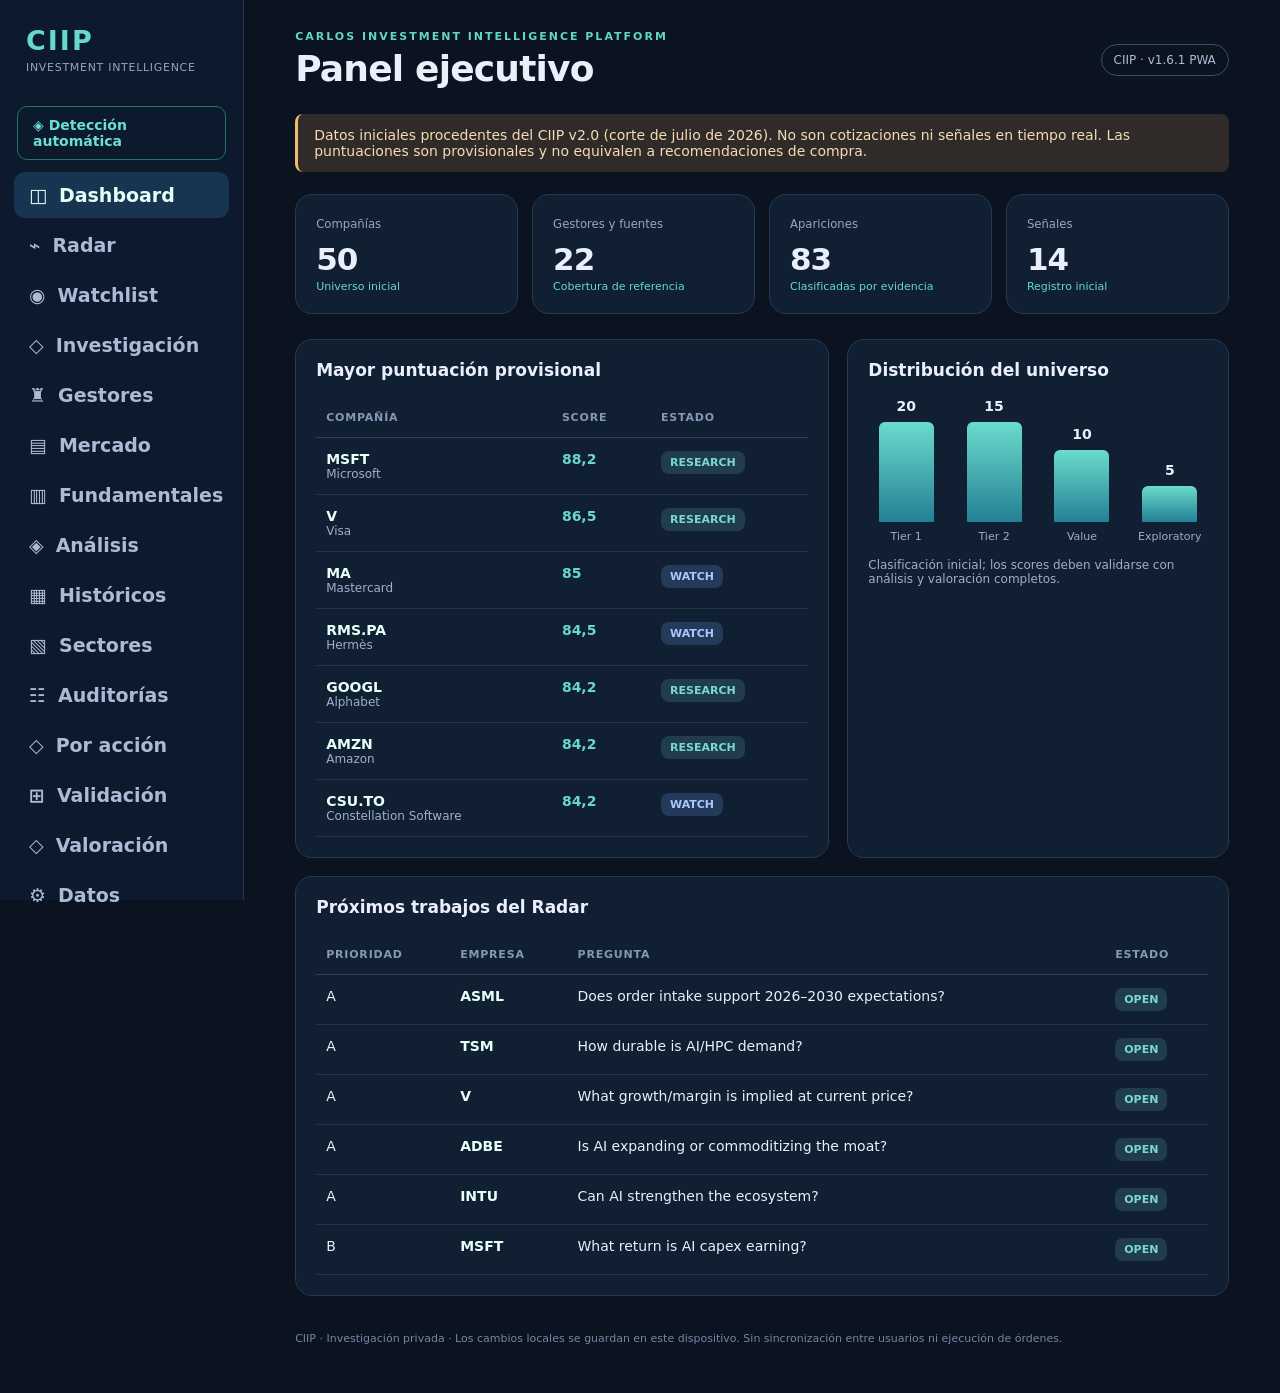
<file: index.html>
<!doctype html><html lang="es"><head><meta charset="utf-8"><meta name="viewport" content="width=device-width,initial-scale=1,viewport-fit=cover"><meta name="theme-color" content="#0c1425"><meta name="description" content="CIIP: Investment Radar, watchlist y análisis de calidad"><link rel="manifest" href="manifest.webmanifest"><title>CIIP · Investment Intelligence</title><style>
:root{font-family:Inter,ui-sans-serif,system-ui,-apple-system,Segoe UI,sans-serif;color:#e9effb;background:#0b1220;font-size:14px}*{box-sizing:border-box}body{margin:0}button,input,select,textarea{font:inherit}button{cursor:pointer}.app{display:flex;min-height:100vh}.side{width:244px;background:#0d192d;border-right:1px solid #27354c;padding:25px 14px;position:sticky;top:0;height:100vh;flex-shrink:0}.logo{font-size:27px;font-weight:850;letter-spacing:2px;color:#65d9ce;margin:0 12px 5px}.sub{color:#91a5c3;font-size:11px;margin:0 12px 32px;letter-spacing:.7px}.nav{display:flex;align-items:center;gap:12px;width:100%;background:transparent;border:0;color:#a9bbd5;text-align:left;padding:12px 15px;border-radius:11px;margin:4px 0;font-weight:650}.nav.active,.nav:hover{background:#173551;color:#e4fff8}.nav span{font-size:19px}.main{flex:1;min-width:0;padding:30px clamp(16px,4vw,52px);max-width:1680px;margin:0 auto}.top{display:flex;align-items:center;justify-content:space-between;gap:12px;margin-bottom:25px}.eyebrow{color:#61d6c8;font-size:11px;font-weight:750;letter-spacing:2px;text-transform:uppercase}.top h1{font-size:clamp(24px,3vw,36px);margin:5px 0 0;letter-spacing:-.8px}.pill{border:1px solid #38506a;color:#aabdd4;border-radius:50px;padding:8px 12px;font-size:12px}.stats{display:grid;grid-template-columns:repeat(4,minmax(0,1fr));gap:14px;margin-bottom:25px}.stat,.panel{background:#111f33;border:1px solid #253950;border-radius:17px;padding:20px}.stat small{color:#93a7c3}.stat strong{display:block;font-size:31px;margin-top:10px;letter-spacing:-1px}.stat em{font-style:normal;color:#65d9ce;font-size:11px}.grid{display:grid;grid-template-columns:1.4fr 1fr;gap:18px}.panel{margin-bottom:18px}.panel h2{margin:0 0 18px;font-size:17px}.muted{color:#9db0ca}.tiny{font-size:12px}.tablewrap{overflow:auto}.table{width:100%;border-collapse:collapse;text-align:left}.table th{font-size:11px;text-transform:uppercase;letter-spacing:.8px;color:#8399b5;padding:13px 10px;border-bottom:1px solid #304057;white-space:nowrap}.table td{padding:13px 10px;border-bottom:1px solid #23334a;vertical-align:top}.table tbody tr:hover{background:#1a2d43}.ticker{font-weight:800;color:#e6fff9}.score{font-weight:800;color:#68d9c9}.tag{display:inline-block;background:#213d4b;color:#78d9ce;padding:5px 9px;border-radius:8px;font-size:11px;font-weight:750}.tag.warn{background:#443824;color:#ffce7b}.tag.blue{background:#243a5a;color:#a9c7ff}.filters{display:flex;flex-wrap:wrap;gap:10px;margin-bottom:15px}.input,.select,.textarea{background:#0b182a;border:1px solid #31445d;border-radius:10px;color:#eef5ff;padding:11px 12px;outline:none}.input:focus,.select:focus,.textarea:focus{border-color:#66d6ca}.input{min-width:210px;flex:1}.btn{background:#63d8ca;border:0;border-radius:10px;color:#06252c;padding:10px 14px;font-weight:800}.btn.secondary{background:#24364f;color:#dbe8f8}.btn.danger{background:#54313d;color:#ffc6ce}.actions{display:flex;gap:8px;flex-wrap:wrap}.detail{position:fixed;right:0;top:0;bottom:0;width:min(560px,100%);background:#101d31;box-shadow:-20px 0 80px #0009;z-index:10;overflow:auto;padding:25px;border-left:1px solid #40516b}.overlay{position:fixed;inset:0;background:#0009;z-index:9}.detail h2{font-size:27px;margin:10px 0}.section{margin:25px 0}.section h3{color:#68d9c9;font-size:12px;letter-spacing:1.4px;text-transform:uppercase}.textarea{width:100%;min-height:120px;resize:vertical}.notice{border-left:3px solid #eebd6b;background:#302a29;padding:13px 16px;border-radius:8px;margin-bottom:22px;color:#f4dcb6}.bars{display:flex;align-items:flex-end;gap:12px;height:145px;margin:15px 0}.barcol{flex:1;display:flex;flex-direction:column;justify-content:end;align-items:center;height:100%;gap:8px}.bar{width:100%;max-width:55px;background:linear-gradient(#6bdccc,#247f95);border-radius:6px 6px 0 0}.barlabel{font-size:11px;color:#9aafc9;text-align:center}.mobilemenu{display:none}.hidden{display:none!important}.footer{color:#7188a5;font-size:11px;padding:18px 0}.link{color:#7fd9d0;text-decoration:none}.link:hover{text-decoration:underline}@media(max-width:900px){.side{width:70px;padding:20px 8px}.logo{font-size:18px;margin:0 4px}.sub,.nav .label{display:none}.nav{justify-content:center;padding:13px 8px}.stats{grid-template-columns:repeat(2,minmax(0,1fr))}.grid{grid-template-columns:1fr}}@media(max-width:600px){.app{display:block}.side{width:100%;height:auto;position:fixed;top:auto;bottom:0;z-index:5;display:flex;padding:7px;background:#0e1b30;border-right:0;border-top:1px solid #27354c;justify-content:space-around}.logo,.sub{display:none}.nav{width:auto;min-width:49px;margin:0;padding:9px}.nav span{font-size:21px}.main{padding:23px 15px 92px}.top{align-items:flex-start}.top h1{font-size:26px}.pill{font-size:10px}.stat{padding:15px}.stat strong{font-size:25px}.panel{padding:15px}.table{font-size:12px}.table td,.table th{padding:10px 7px}.detail{padding:20px}.notice{font-size:12px}}

/* CIIP v1.0: mobile-first valuation layouts */
.ciip-result-cards{display:none;grid-template-columns:repeat(3,minmax(0,1fr));gap:14px}
.ciip-result-card{min-width:0;border:1px solid #385168;background:#172942;border-radius:15px;padding:16px}
.ciip-result-card-title{display:flex;justify-content:space-between;align-items:center;gap:8px;margin-bottom:14px}
.ciip-result-card-title h3{margin:0;color:#e6fff9;font-size:16px}
.ciip-result-label{display:block;color:#9db0ca;font-size:11px;line-height:1.45}
.ciip-result-primary-block{padding:14px;border:1px solid #34566a;background:#0c2734;border-radius:12px}
.ciip-result-primary{display:block;color:#74e2d4;font-size:clamp(22px,2.5vw,30px);font-weight:850;line-height:1.15;margin:7px 0 2px;overflow-wrap:anywhere}
.ciip-result-unit{font-size:11px;color:#bbdadc}
.ciip-result-pairs{display:grid;grid-template-columns:repeat(2,minmax(0,1fr));gap:10px;margin-top:11px}
.ciip-result-metric{min-width:0;background:#112238;border:1px solid #2b4058;border-radius:10px;padding:11px}
.ciip-result-metric strong{display:block;font-size:18px;margin:7px 0;overflow-wrap:anywhere}
.ciip-result-metric small{display:block;font-size:10px;color:#8fa5bb;line-height:1.4}
.ciip-result-terminal{display:flex;justify-content:space-between;gap:10px;border-top:1px solid #2c4156;margin-top:12px;padding-top:12px;font-size:12px}
.ciip-result-warning{display:block;color:#f1c37b;font-size:11px;margin-top:8px}
.ciip-scenario-inline{margin-top:15px;padding:10px;border:1px solid #305563;background:#0e2a38;border-radius:10px}
.ciip-scenario-inline strong{display:block;margin-top:3px;font-size:20px;color:#72ded3;overflow-wrap:anywhere}
#ciip-valuation-results{scroll-margin-top:16px}
@media(max-width:1100px){
 .ciip-scenarios{grid-template-columns:1fr!important}
 .ciip-result-cards{display:grid}
 .ciip-result-desktop-table{display:none}
}
@media(max-width:680px){
 .ciip-result-cards{grid-template-columns:1fr}
 .ciip-share-fields{grid-template-columns:1fr!important}
 .ciip-result-card{padding:16px}
 .ciip-scenario-fields{grid-template-columns:repeat(2,minmax(0,1fr))!important}
 .ciip-scenario-panel{padding:15px}
 .ciip-scenario-fields .input{min-width:0;width:100%;font-size:16px}
 #ciip-valuation-results .actions{gap:7px}
 #ciip-valuation-results .btn{flex:1 1 auto;min-height:43px}
 .ciip-result-card-title h3{font-size:17px}
 .ciip-result-primary{font-size:28px}
}
@media(max-width:340px){
 .ciip-scenario-fields{grid-template-columns:1fr!important}
 .ciip-result-pairs{grid-template-columns:1fr}
}

/* Financial SEC history: swipeable comparison on mobile; three-card research summary. */
.ciip-history-cards{display:grid;grid-template-columns:repeat(3,minmax(0,1fr));gap:10px;margin-bottom:12px}
.ciip-history-cards>.panel{margin-bottom:0;min-width:0;padding:15px}
.ciip-history-cards h2{font-size:20px;line-height:1.3;overflow-wrap:anywhere;margin:8px 0}
@media(max-width:600px){.ciip-history-cards{grid-template-columns:1fr}.ciip-history-cards h2{font-size:22px}}
.ciip-result-cards.ciip-return-hurdles{display:grid;grid-template-columns:repeat(2,minmax(0,1fr));gap:12px}
@media(max-width:600px){.ciip-result-cards.ciip-return-hurdles{grid-template-columns:1fr}}
@media(max-width:600px){
 .side{justify-content:flex-start;gap:4px;overflow-x:auto;overscroll-behavior-x:contain;scrollbar-width:thin}
 .side .nav{flex:0 0 54px;min-width:54px}
}
</style></head><body><div id="app"></div><script id="seed" type="application/json">{"02_GURUS": [{"Guru_ID": "G001", "Fuente / vehículo": "Berkshire Hathaway", "Gestor / autor": "Warren Buffett / Greg Abel", "Tipo de dato": "OF-13F", "Estilo": "Quality/Value", "Último corte": "Q1 2026", "Frecuencia": "Trimestral", "Fiabilidad": "Alta", "URL principal": "https://13f.info/manager/0001067983-berkshire-hathaway-inc", "Limitación": "13F no refleja privadas, caja ni operaciones fuera de alcance."}, {"Guru_ID": "G002", "Fuente / vehículo": "Icahn Enterprises", "Gestor / autor": "Carl Icahn", "Tipo de dato": "OF-13F", "Estilo": "Activist", "Último corte": "Q1 2026", "Frecuencia": "Trimestral", "Fiabilidad": "Alta", "URL principal": "https://www.dataroma.com/m/holdings.php?m=ic", "Limitación": "Muy concentrado; distinguir IEP y vehículos."}, {"Guru_ID": "G003", "Fuente / vehículo": "Bridgewater Associates", "Gestor / autor": "CIO team / legado Ray Dalio", "Tipo de dato": "OF-13F", "Estilo": "Macro/Systematic", "Último corte": "Q1 2026", "Frecuencia": "Trimestral", "Fiabilidad": "Alta", "URL principal": "https://13f.info/manager/0001350694-bridgewater-associates-lp", "Limitación": "13F parcial frente a estrategia macro global."}, {"Guru_ID": "G004", "Fuente / vehículo": "Scion Asset Management", "Gestor / autor": "Michael Burry", "Tipo de dato": "OF-13F", "Estilo": "Deep Value / Options", "Último corte": "Q1 2026", "Frecuencia": "Trimestral", "Fiabilidad": "Alta", "URL principal": "https://13f.info/managers/s", "Limitación": "Opciones y nocionales no equivalen a exposición económica lineal."}, {"Guru_ID": "G005", "Fuente / vehículo": "Duquesne Family Office", "Gestor / autor": "Stanley Druckenmiller", "Tipo de dato": "OF-13F", "Estilo": "Macro/Growth", "Último corte": "Q1 2026", "Frecuencia": "Trimestral", "Fiabilidad": "Alta", "URL principal": "https://13f.info/manager/0001536411-duquesne-family-office-llc", "Limitación": "Alta rotación; llamadas y ETFs requieren clasificación."}, {"Guru_ID": "G006", "Fuente / vehículo": "Pershing Square", "Gestor / autor": "Bill Ackman", "Tipo de dato": "OF-13F", "Estilo": "Quality/Value/Activist", "Último corte": "Q1 2026", "Frecuencia": "Trimestral", "Fiabilidad": "Alta", "URL principal": "https://13f.info/manager/0001336528-pershing-square-capital-management-l-p", "Limitación": "No refleja coberturas ni todos los instrumentos."}, {"Guru_ID": "G007", "Fuente / vehículo": "Gotham Asset Management", "Gestor / autor": "Joel Greenblatt", "Tipo de dato": "OF-13F", "Estilo": "Systematic Value", "Último corte": "Q1 2026", "Frecuencia": "Trimestral", "Fiabilidad": "Alta", "URL principal": "https://13f.info/managers/g", "Limitación": "Cartera amplia; cada línea no implica alta convicción."}, {"Guru_ID": "G008", "Fuente / vehículo": "Oaktree Capital", "Gestor / autor": "Howard Marks / equipo", "Tipo de dato": "OF-13F", "Estilo": "Deep Value / Credit", "Último corte": "Q1 2026 restated", "Frecuencia": "Trimestral", "Fiabilidad": "Media", "URL principal": "https://13f.info/manager/0000949509-oaktree-capital-management-lp", "Limitación": "El equity book no representa la estrategia total de crédito."}, {"Guru_ID": "G009", "Fuente / vehículo": "Baupost Group", "Gestor / autor": "Seth Klarman", "Tipo de dato": "OF-13F", "Estilo": "Deep Value", "Último corte": "Q1 2026", "Frecuencia": "Trimestral", "Fiabilidad": "Alta", "URL principal": "https://13f.info/manager/0001061768-baupost-group-llc-ma", "Limitación": "Falta caja, crédito, privados y coberturas."}, {"Guru_ID": "G010", "Fuente / vehículo": "Appaloosa Management", "Gestor / autor": "David Tepper", "Tipo de dato": "OF-13F", "Estilo": "Value/Growth", "Último corte": "Q1 2026", "Frecuencia": "Trimestral", "Fiabilidad": "Alta", "URL principal": "https://13f.info/manager/0001656456-appaloosa-lp", "Limitación": "Cartera oportunista y dinámica."}, {"Guru_ID": "G011", "Fuente / vehículo": "Paulson & Co.", "Gestor / autor": "John Paulson", "Tipo de dato": "OF-13F", "Estilo": "Event-driven", "Último corte": "Q1 2026", "Frecuencia": "Trimestral", "Fiabilidad": "Alta", "URL principal": "https://13f.info/managers/p", "Limitación": "Alta concentración y tesis dependientes de eventos."}, {"Guru_ID": "G012", "Fuente / vehículo": "Pabrai Investments", "Gestor / autor": "Mohnish Pabrai", "Tipo de dato": "OF-13F", "Estilo": "Deep Value/Cyclical", "Último corte": "Q1 2026", "Frecuencia": "Trimestral", "Fiabilidad": "Alta", "URL principal": "https://dataroma.com/m/holdings.php?m=PI", "Limitación": "Sólo posiciones reportables en EE. UU."}, {"Guru_ID": "G013", "Fuente / vehículo": "Himalaya Capital", "Gestor / autor": "Li Lu", "Tipo de dato": "OF-13F", "Estilo": "Quality/Value", "Último corte": "Q1 2026", "Frecuencia": "Trimestral", "Fiabilidad": "Alta", "URL principal": "https://13f.info/managers/h", "Limitación": "Puede omitir Asia y posiciones no sujetas a 13F."}, {"Guru_ID": "G014", "Fuente / vehículo": "Graham Capital Management", "Gestor / autor": "Kenneth Tropin", "Tipo de dato": "OF-13F", "Estilo": "Macro/Systematic", "Último corte": "Q1 2026", "Frecuencia": "Trimestral", "Fiabilidad": "Alta", "URL principal": "https://13f.info/managers/g", "Limitación": "Cartera masiva con ETFs, opciones y convertibles."}, {"Guru_ID": "G015", "Fuente / vehículo": "Galician Investor", "Gestor / autor": "Autor independiente", "Tipo de dato": "DECL/ANAL/WATCH", "Estilo": "Quality", "Último corte": "Jul 2026", "Frecuencia": "Semanal", "Fiabilidad": "Media", "URL principal": "https://galicianinvestor.substack.com/", "Limitación": "Respetar paywall; separar cartera, análisis y watchlist."}, {"Guru_ID": "G016", "Fuente / vehículo": "Best Anchor Stocks", "Gestor / autor": "Leandro", "Tipo de dato": "DECL/ANAL/WATCH", "Estilo": "Compounder", "Último corte": "Jul 2026", "Frecuencia": "Semanal", "Fiabilidad": "Media", "URL principal": "https://www.bestanchorstocks.com/", "Limitación": "Analizar una empresa no implica titularidad."}, {"Guru_ID": "G017", "Fuente / vehículo": "Cobas Asset Management", "Gestor / autor": "Francisco García Paramés / equipo", "Tipo de dato": "OF-FUND", "Estilo": "Deep Value/Cyclical", "Último corte": "Dic 2025 / Ene 2026", "Frecuencia": "Mensual/Semestral", "Fiabilidad": "Alta", "URL principal": "https://www.cobasam.com/", "Limitación": "Usar fondo y fecha exactos."}, {"Guru_ID": "G018", "Fuente / vehículo": "WorldStocks Investments", "Gestor / autor": "Equipo WorldStocks", "Tipo de dato": "ANAL/METHOD", "Estilo": "Quality", "Último corte": "Material aportado", "Frecuencia": "Irregular", "Fiabilidad": "Media", "URL principal": "https://worldstocks.es/", "Limitación": "Checklist y análisis; no asumir cartera."}, {"Guru_ID": "G019", "Fuente / vehículo": "Fundsmith Equity Fund", "Gestor / autor": "Terry Smith / equipo", "Tipo de dato": "OF-FUND", "Estilo": "Quality Compounder", "Último corte": "30 Jun 2026", "Frecuencia": "Mensual", "Fiabilidad": "Alta", "URL principal": "https://www.fundsmith.co.uk/media/b22dtyny/june.pdf", "Limitación": "Top 10 oficial; una posición en construcción puede no revelarse."}, {"Guru_ID": "G020", "Fuente / vehículo": "Akre Capital Management", "Gestor / autor": "Chuck Akre / equipo", "Tipo de dato": "OF-13F", "Estilo": "Quality Compounder", "Último corte": "Q1 2026", "Frecuencia": "Trimestral", "Fiabilidad": "Alta", "URL principal": "https://13f.info/manager/0001112520-akre-capital-management-llc", "Limitación": "13F no muestra caja ni valores no reportables."}, {"Guru_ID": "G021", "Fuente / vehículo": "Markel Group", "Gestor / autor": "Tom Gayner / equipo", "Tipo de dato": "OF-13F", "Estilo": "Quality/Value", "Último corte": "Q1 2026", "Frecuencia": "Trimestral", "Fiabilidad": "Alta", "URL principal": "https://13f.info/manager/0001096343-markel-group-inc", "Limitación": "La cartera forma parte de una aseguradora/holding; no aislar sin contexto."}, {"Guru_ID": "G022", "Fuente / vehículo": "Nomad Investment Partnership", "Gestor / autor": "Nick Sleep / Qais Zakaria", "Tipo de dato": "HIST/LETTERS", "Estilo": "Scale Economies Shared", "Último corte": "2001–2014", "Frecuencia": "Histórico", "Fiabilidad": "Alta", "URL principal": "https://igyfoundation.org.uk/wp-content/uploads/2021/03/Full_Collection_Nomad_Letters_.pdf", "Limitación": "Fuente filosófica histórica; no existe cartera pública actual."}], "03_HOLDINGS": [{"Holding_ID": "H001", "Guru_ID": "G001", "Ticker": "AAPL", "Empresa": "Apple", "Fecha_corte": "2026-03-31", "Tipo_aparición": "OF-13F", "Peso_%": 21.99, "Valor_USD_mm": "", "Actividad": "Holding", "Convicción": "Alta", "Fuente_URL": "https://13f.info/13f/000119312526226661-berkshire-hathaway-inc-q1-2026", "Nota": "Q1 2026; weight from reported 13F market value."}, {"Holding_ID": "H002", "Guru_ID": "G001", "Ticker": "AXP", "Empresa": "American Express", "Fecha_corte": "2026-03-31", "Tipo_aparición": "OF-13F", "Peso_%": 17.43, "Valor_USD_mm": "", "Actividad": "Holding", "Convicción": "Alta", "Fuente_URL": "https://13f.info/13f/000119312526226661-berkshire-hathaway-inc-q1-2026", "Nota": "Q1 2026; weight from reported 13F market value."}, {"Holding_ID": "H003", "Guru_ID": "G001", "Ticker": "KO", "Empresa": "Coca-Cola", "Fecha_corte": "2026-03-31", "Tipo_aparición": "OF-13F", "Peso_%": 11.56, "Valor_USD_mm": "", "Actividad": "Holding", "Convicción": "Alta", "Fuente_URL": "https://13f.info/13f/000119312526226661-berkshire-hathaway-inc-q1-2026", "Nota": "Q1 2026; weight from reported 13F market value."}, {"Holding_ID": "H004", "Guru_ID": "G001", "Ticker": "BAC", "Empresa": "Bank of America", "Fecha_corte": "2026-03-31", "Tipo_aparición": "OF-13F", "Peso_%": 9.52, "Valor_USD_mm": "", "Actividad": "Holding", "Convicción": "Alta", "Fuente_URL": "https://13f.info/13f/000119312526226661-berkshire-hathaway-inc-q1-2026", "Nota": "Q1 2026; weight from reported 13F market value."}, {"Holding_ID": "H005", "Guru_ID": "G001", "Ticker": "CVX", "Empresa": "Chevron", "Fecha_corte": "2026-03-31", "Tipo_aparición": "OF-13F", "Peso_%": 6.64, "Valor_USD_mm": "", "Actividad": "Holding", "Convicción": "Alta", "Fuente_URL": "https://13f.info/13f/000119312526226661-berkshire-hathaway-inc-q1-2026", "Nota": "Q1 2026; weight from reported 13F market value."}, {"Holding_ID": "H006", "Guru_ID": "G001", "Ticker": "OXY", "Empresa": "Occidental Petroleum", "Fecha_corte": "2026-03-31", "Tipo_aparición": "OF-13F", "Peso_%": 6.55, "Valor_USD_mm": "", "Actividad": "Holding", "Convicción": "Alta", "Fuente_URL": "https://13f.info/13f/000119312526226661-berkshire-hathaway-inc-q1-2026", "Nota": "Q1 2026; weight from reported 13F market value."}, {"Holding_ID": "H007", "Guru_ID": "G001", "Ticker": "GOOGL", "Empresa": "Alphabet", "Fecha_corte": "2026-03-31", "Tipo_aparición": "OF-13F", "Peso_%": 5.93, "Valor_USD_mm": "", "Actividad": "Holding", "Convicción": "Alta", "Fuente_URL": "https://13f.info/13f/000119312526226661-berkshire-hathaway-inc-q1-2026", "Nota": "Q1 2026; weight from reported 13F market value."}, {"Holding_ID": "H008", "Guru_ID": "G001", "Ticker": "CB", "Empresa": "Chubb", "Fecha_corte": "2026-03-31", "Tipo_aparición": "OF-13F", "Peso_%": 4.24, "Valor_USD_mm": "", "Actividad": "Holding", "Convicción": "Alta", "Fuente_URL": "https://13f.info/13f/000119312526226661-berkshire-hathaway-inc-q1-2026", "Nota": "Q1 2026; weight from reported 13F market value."}, {"Holding_ID": "H009", "Guru_ID": "G001", "Ticker": "MCO", "Empresa": "Moody's", "Fecha_corte": "2026-03-31", "Tipo_aparición": "OF-13F", "Peso_%": 4.09, "Valor_USD_mm": "", "Actividad": "Holding", "Convicción": "Alta", "Fuente_URL": "https://13f.info/13f/000119312526226661-berkshire-hathaway-inc-q1-2026", "Nota": "Q1 2026; weight from reported 13F market value."}, {"Holding_ID": "H010", "Guru_ID": "G001", "Ticker": "KHC", "Empresa": "Kraft Heinz", "Fecha_corte": "2026-03-31", "Tipo_aparición": "OF-13F", "Peso_%": 2.78, "Valor_USD_mm": "", "Actividad": "Holding", "Convicción": "Alta", "Fuente_URL": "https://13f.info/13f/000119312526226661-berkshire-hathaway-inc-q1-2026", "Nota": "Q1 2026; weight from reported 13F market value."}, {"Holding_ID": "H011", "Guru_ID": "G006", "Ticker": "BN.TO", "Empresa": "Brookfield", "Fecha_corte": "2026-03-31", "Tipo_aparición": "OF-13F", "Peso_%": 17.62, "Valor_USD_mm": "", "Actividad": "Holding", "Convicción": "Alta", "Fuente_URL": "https://13f.info/13f/000117266126002336-pershing-square-capital-management-l-p-q1-2026", "Nota": "Q1 2026."}, {"Holding_ID": "H012", "Guru_ID": "G006", "Ticker": "AMZN", "Empresa": "Amazon", "Fecha_corte": "2026-03-31", "Tipo_aparición": "OF-13F", "Peso_%": 17.39, "Valor_USD_mm": "", "Actividad": "Holding", "Convicción": "Alta", "Fuente_URL": "https://13f.info/13f/000117266126002336-pershing-square-capital-management-l-p-q1-2026", "Nota": "Q1 2026."}, {"Holding_ID": "H013", "Guru_ID": "G006", "Ticker": "UBER", "Empresa": "Uber", "Fecha_corte": "2026-03-31", "Tipo_aparición": "OF-13F", "Peso_%": 15.71, "Valor_USD_mm": "", "Actividad": "Holding", "Convicción": "Alta", "Fuente_URL": "https://13f.info/13f/000117266126002336-pershing-square-capital-management-l-p-q1-2026", "Nota": "Q1 2026."}, {"Holding_ID": "H014", "Guru_ID": "G006", "Ticker": "MSFT", "Empresa": "Microsoft", "Fecha_corte": "2026-03-31", "Tipo_aparición": "OF-13F", "Peso_%": 15.26, "Valor_USD_mm": "", "Actividad": "Holding", "Convicción": "Alta", "Fuente_URL": "https://13f.info/13f/000117266126002336-pershing-square-capital-management-l-p-q1-2026", "Nota": "Q1 2026."}, {"Holding_ID": "H015", "Guru_ID": "G006", "Ticker": "QSR", "Empresa": "Restaurant Brands", "Fecha_corte": "2026-03-31", "Tipo_aparición": "OF-13F", "Peso_%": 12.2, "Valor_USD_mm": "", "Actividad": "Holding", "Convicción": "Alta", "Fuente_URL": "https://13f.info/13f/000117266126002336-pershing-square-capital-management-l-p-q1-2026", "Nota": "Q1 2026."}, {"Holding_ID": "H016", "Guru_ID": "G006", "Ticker": "META", "Empresa": "Meta Platforms", "Fecha_corte": "2026-03-31", "Tipo_aparición": "OF-13F", "Peso_%": 11.1, "Valor_USD_mm": "", "Actividad": "Holding", "Convicción": "Alta", "Fuente_URL": "https://13f.info/13f/000117266126002336-pershing-square-capital-management-l-p-q1-2026", "Nota": "Q1 2026."}, {"Holding_ID": "H017", "Guru_ID": "G006", "Ticker": "HHH", "Empresa": "Howard Hughes Holdings", "Fecha_corte": "2026-03-31", "Tipo_aparición": "OF-13F", "Peso_%": 8.7, "Valor_USD_mm": "", "Actividad": "Holding", "Convicción": "Alta", "Fuente_URL": "https://13f.info/13f/000117266126002336-pershing-square-capital-management-l-p-q1-2026", "Nota": "Q1 2026."}, {"Holding_ID": "H018", "Guru_ID": "G006", "Ticker": "SEG", "Empresa": "Seaport Entertainment", "Fecha_corte": "2026-03-31", "Tipo_aparición": "OF-13F", "Peso_%": 0.79, "Valor_USD_mm": "", "Actividad": "Holding", "Convicción": "Alta", "Fuente_URL": "https://13f.info/13f/000117266126002336-pershing-square-capital-management-l-p-q1-2026", "Nota": "Q1 2026."}, {"Holding_ID": "H019", "Guru_ID": "G006", "Ticker": "GOOG", "Empresa": "Alphabet", "Fecha_corte": "2026-03-31", "Tipo_aparición": "OF-13F", "Peso_%": 0.65, "Valor_USD_mm": "", "Actividad": "Holding", "Convicción": "Alta", "Fuente_URL": "https://13f.info/13f/000117266126002336-pershing-square-capital-management-l-p-q1-2026", "Nota": "Q1 2026."}, {"Holding_ID": "H020", "Guru_ID": "G006", "Ticker": "HTZ", "Empresa": "Hertz", "Fecha_corte": "2026-03-31", "Tipo_aparición": "OF-13F", "Peso_%": 0.51, "Valor_USD_mm": "", "Actividad": "Holding", "Convicción": "Alta", "Fuente_URL": "https://13f.info/13f/000117266126002336-pershing-square-capital-management-l-p-q1-2026", "Nota": "Q1 2026."}, {"Holding_ID": "H021", "Guru_ID": "G010", "Ticker": "AMZN", "Empresa": "Amazon", "Fecha_corte": "2026-03-31", "Tipo_aparición": "OF-13F", "Peso_%": 15.16, "Valor_USD_mm": "", "Actividad": "Holding", "Convicción": "Alta", "Fuente_URL": "https://13f.info/manager/0001656456-appaloosa-lp", "Nota": "Q1 2026."}, {"Holding_ID": "H022", "Guru_ID": "G010", "Ticker": "MU", "Empresa": "Micron", "Fecha_corte": "2026-03-31", "Tipo_aparición": "OF-13F", "Peso_%": 9.48, "Valor_USD_mm": "", "Actividad": "Holding", "Convicción": "Alta", "Fuente_URL": "https://13f.info/manager/0001656456-appaloosa-lp", "Nota": "Q1 2026."}, {"Holding_ID": "H023", "Guru_ID": "G010", "Ticker": "GOOG", "Empresa": "Alphabet", "Fecha_corte": "2026-03-31", "Tipo_aparición": "OF-13F", "Peso_%": 8.38, "Valor_USD_mm": "", "Actividad": "Holding", "Convicción": "Alta", "Fuente_URL": "https://13f.info/manager/0001656456-appaloosa-lp", "Nota": "Q1 2026."}, {"Holding_ID": "H024", "Guru_ID": "G010", "Ticker": "UBER", "Empresa": "Uber", "Fecha_corte": "2026-03-31", "Tipo_aparición": "OF-13F", "Peso_%": 7.68, "Valor_USD_mm": "", "Actividad": "Holding", "Convicción": "Alta", "Fuente_URL": "https://13f.info/manager/0001656456-appaloosa-lp", "Nota": "Q1 2026."}, {"Holding_ID": "H025", "Guru_ID": "G010", "Ticker": "TSM", "Empresa": "TSMC", "Fecha_corte": "2026-03-31", "Tipo_aparición": "OF-13F", "Peso_%": 7.56, "Valor_USD_mm": "", "Actividad": "Holding", "Convicción": "Alta", "Fuente_URL": "https://13f.info/manager/0001656456-appaloosa-lp", "Nota": "Q1 2026."}, {"Holding_ID": "H026", "Guru_ID": "G010", "Ticker": "BABA", "Empresa": "Alibaba", "Fecha_corte": "2026-03-31", "Tipo_aparición": "OF-13F", "Peso_%": 7.33, "Valor_USD_mm": "", "Actividad": "Holding", "Convicción": "Alta", "Fuente_URL": "https://13f.info/manager/0001656456-appaloosa-lp", "Nota": "Q1 2026."}, {"Holding_ID": "H027", "Guru_ID": "G010", "Ticker": "VST", "Empresa": "Vistra", "Fecha_corte": "2026-03-31", "Tipo_aparición": "OF-13F", "Peso_%": 5.12, "Valor_USD_mm": "", "Actividad": "Holding", "Convicción": "Alta", "Fuente_URL": "https://13f.info/manager/0001656456-appaloosa-lp", "Nota": "Q1 2026."}, {"Holding_ID": "H028", "Guru_ID": "G010", "Ticker": "EWY", "Empresa": "iShares MSCI South Korea ETF", "Fecha_corte": "2026-03-31", "Tipo_aparición": "OF-13F", "Peso_%": 4.98, "Valor_USD_mm": "", "Actividad": "Holding", "Convicción": "Alta", "Fuente_URL": "https://13f.info/manager/0001656456-appaloosa-lp", "Nota": "Q1 2026."}, {"Holding_ID": "H029", "Guru_ID": "G010", "Ticker": "NVDA", "Empresa": "Nvidia", "Fecha_corte": "2026-03-31", "Tipo_aparición": "OF-13F", "Peso_%": 4.33, "Valor_USD_mm": "", "Actividad": "Holding", "Convicción": "Alta", "Fuente_URL": "https://13f.info/manager/0001656456-appaloosa-lp", "Nota": "Q1 2026."}, {"Holding_ID": "H030", "Guru_ID": "G010", "Ticker": "NRG", "Empresa": "NRG Energy", "Fecha_corte": "2026-03-31", "Tipo_aparición": "OF-13F", "Peso_%": 4.27, "Valor_USD_mm": "", "Actividad": "Holding", "Convicción": "Alta", "Fuente_URL": "https://13f.info/manager/0001656456-appaloosa-lp", "Nota": "Q1 2026."}, {"Holding_ID": "H031", "Guru_ID": "G005", "Ticker": "NTRA", "Empresa": "Natera", "Fecha_corte": "2026-03-31", "Tipo_aparición": "OF-13F", "Peso_%": 18.14, "Valor_USD_mm": "", "Actividad": "Equity", "Convicción": "Alta", "Fuente_URL": "https://13f.info/13f/000153641126000004-duquesne-family-office-llc-q1-2026", "Nota": "Q1 2026; options kept separate from long equity."}, {"Holding_ID": "H032", "Guru_ID": "G005", "Ticker": "EWZ", "Empresa": "iShares MSCI Brazil ETF", "Fecha_corte": "2026-03-31", "Tipo_aparición": "OF-13F", "Peso_%": 8.71, "Valor_USD_mm": "", "Actividad": "Option/call", "Convicción": "Alta", "Fuente_URL": "https://13f.info/13f/000153641126000004-duquesne-family-office-llc-q1-2026", "Nota": "Q1 2026; options kept separate from long equity."}, {"Holding_ID": "H033", "Guru_ID": "G005", "Ticker": "INSM", "Empresa": "Insmed", "Fecha_corte": "2026-03-31", "Tipo_aparición": "OF-13F", "Peso_%": 5.59, "Valor_USD_mm": "", "Actividad": "Equity", "Convicción": "Alta", "Fuente_URL": "https://13f.info/13f/000153641126000004-duquesne-family-office-llc-q1-2026", "Nota": "Q1 2026; options kept separate from long equity."}, {"Holding_ID": "H034", "Guru_ID": "G005", "Ticker": "TSM", "Empresa": "TSMC", "Fecha_corte": "2026-03-31", "Tipo_aparición": "OF-13F", "Peso_%": 4.96, "Valor_USD_mm": "", "Actividad": "Equity", "Convicción": "Alta", "Fuente_URL": "https://13f.info/13f/000153641126000004-duquesne-family-office-llc-q1-2026", "Nota": "Q1 2026; options kept separate from long equity."}, {"Holding_ID": "H035", "Guru_ID": "G005", "Ticker": "RSP", "Empresa": "Invesco S&P 500 Equal Weight ETF", "Fecha_corte": "2026-03-31", "Tipo_aparición": "OF-13F", "Peso_%": 4.67, "Valor_USD_mm": "", "Actividad": "Option/call", "Convicción": "Alta", "Fuente_URL": "https://13f.info/13f/000153641126000004-duquesne-family-office-llc-q1-2026", "Nota": "Q1 2026; options kept separate from long equity."}, {"Holding_ID": "H036", "Guru_ID": "G005", "Ticker": "YPF", "Empresa": "YPF", "Fecha_corte": "2026-03-31", "Tipo_aparición": "OF-13F", "Peso_%": 4.43, "Valor_USD_mm": "", "Actividad": "Equity", "Convicción": "Alta", "Fuente_URL": "https://13f.info/13f/000153641126000004-duquesne-family-office-llc-q1-2026", "Nota": "Q1 2026; options kept separate from long equity."}, {"Holding_ID": "H037", "Guru_ID": "G005", "Ticker": "TBBB", "Empresa": "BBB Foods", "Fecha_corte": "2026-03-31", "Tipo_aparición": "OF-13F", "Peso_%": 3.26, "Valor_USD_mm": "", "Actividad": "Equity", "Convicción": "Alta", "Fuente_URL": "https://13f.info/13f/000153641126000004-duquesne-family-office-llc-q1-2026", "Nota": "Q1 2026; options kept separate from long equity."}, {"Holding_ID": "H038", "Guru_ID": "G005", "Ticker": "AA", "Empresa": "Alcoa", "Fecha_corte": "2026-03-31", "Tipo_aparición": "OF-13F", "Peso_%": 2.93, "Valor_USD_mm": "", "Actividad": "Equity", "Convicción": "Alta", "Fuente_URL": "https://13f.info/13f/000153641126000004-duquesne-family-office-llc-q1-2026", "Nota": "Q1 2026; options kept separate from long equity."}, {"Holding_ID": "H039", "Guru_ID": "G005", "Ticker": "NAMS", "Empresa": "NewAmsterdam Pharma", "Fecha_corte": "2026-03-31", "Tipo_aparición": "OF-13F", "Peso_%": 2.91, "Valor_USD_mm": "", "Actividad": "Equity", "Convicción": "Alta", "Fuente_URL": "https://13f.info/13f/000153641126000004-duquesne-family-office-llc-q1-2026", "Nota": "Q1 2026; options kept separate from long equity."}, {"Holding_ID": "H040", "Guru_ID": "G005", "Ticker": "SE", "Empresa": "Sea Ltd.", "Fecha_corte": "2026-03-31", "Tipo_aparición": "OF-13F", "Peso_%": 2.7, "Valor_USD_mm": "", "Actividad": "Equity", "Convicción": "Alta", "Fuente_URL": "https://13f.info/13f/000153641126000004-duquesne-family-office-llc-q1-2026", "Nota": "Q1 2026; options kept separate from long equity."}, {"Holding_ID": "H041", "Guru_ID": "G019", "Ticker": "MAR", "Empresa": "Marriott", "Fecha_corte": "2026-06-30", "Tipo_aparición": "OF-FUND", "Peso_%": "", "Valor_USD_mm": "", "Actividad": "Top 10 holding", "Convicción": "Alta", "Fuente_URL": "https://www.fundsmith.co.uk/media/b22dtyny/june.pdf", "Nota": "Official June 2026 factsheet; weights not reproduced."}, {"Holding_ID": "H042", "Guru_ID": "G019", "Ticker": "WAT", "Empresa": "Waters", "Fecha_corte": "2026-06-30", "Tipo_aparición": "OF-FUND", "Peso_%": "", "Valor_USD_mm": "", "Actividad": "Top 10 holding", "Convicción": "Alta", "Fuente_URL": "https://www.fundsmith.co.uk/media/b22dtyny/june.pdf", "Nota": "Official June 2026 factsheet; weights not reproduced."}, {"Holding_ID": "H043", "Guru_ID": "G019", "Ticker": "SYK", "Empresa": "Stryker", "Fecha_corte": "2026-06-30", "Tipo_aparición": "OF-FUND", "Peso_%": "", "Valor_USD_mm": "", "Actividad": "Top 10 holding", "Convicción": "Alta", "Fuente_URL": "https://www.fundsmith.co.uk/media/b22dtyny/june.pdf", "Nota": "Official June 2026 factsheet; weights not reproduced."}, {"Holding_ID": "H044", "Guru_ID": "G019", "Ticker": "OR.PA", "Empresa": "L'Oréal", "Fecha_corte": "2026-06-30", "Tipo_aparición": "OF-FUND", "Peso_%": "", "Valor_USD_mm": "", "Actividad": "Top 10 holding", "Convicción": "Alta", "Fuente_URL": "https://www.fundsmith.co.uk/media/b22dtyny/june.pdf", "Nota": "Official June 2026 factsheet; weights not reproduced."}, {"Holding_ID": "H045", "Guru_ID": "G019", "Ticker": "AMS.MC", "Empresa": "Amadeus", "Fecha_corte": "2026-06-30", "Tipo_aparición": "OF-FUND", "Peso_%": "", "Valor_USD_mm": "", "Actividad": "Top 10 holding", "Convicción": "Alta", "Fuente_URL": "https://www.fundsmith.co.uk/media/b22dtyny/june.pdf", "Nota": "Official June 2026 factsheet; weights not reproduced."}, {"Holding_ID": "H046", "Guru_ID": "G019", "Ticker": "V", "Empresa": "Visa", "Fecha_corte": "2026-06-30", "Tipo_aparición": "OF-FUND", "Peso_%": "", "Valor_USD_mm": "", "Actividad": "Top 10 holding", "Convicción": "Alta", "Fuente_URL": "https://www.fundsmith.co.uk/media/b22dtyny/june.pdf", "Nota": "Official June 2026 factsheet; weights not reproduced."}, {"Holding_ID": "H047", "Guru_ID": "G019", "Ticker": "PM", "Empresa": "Philip Morris", "Fecha_corte": "2026-06-30", "Tipo_aparición": "OF-FUND", "Peso_%": "", "Valor_USD_mm": "", "Actividad": "Top 10 holding", "Convicción": "Alta", "Fuente_URL": "https://www.fundsmith.co.uk/media/b22dtyny/june.pdf", "Nota": "Official June 2026 factsheet; weights not reproduced."}, {"Holding_ID": "H048", "Guru_ID": "G019", "Ticker": "FTNT", "Empresa": "Fortinet", "Fecha_corte": "2026-06-30", "Tipo_aparición": "OF-FUND", "Peso_%": "", "Valor_USD_mm": "", "Actividad": "Top 10 holding", "Convicción": "Alta", "Fuente_URL": "https://www.fundsmith.co.uk/media/b22dtyny/june.pdf", "Nota": "Official June 2026 factsheet; weights not reproduced."}, {"Holding_ID": "H049", "Guru_ID": "G019", "Ticker": "ADP", "Empresa": "Automatic Data Processing", "Fecha_corte": "2026-06-30", "Tipo_aparición": "OF-FUND", "Peso_%": "", "Valor_USD_mm": "", "Actividad": "Top 10 holding", "Convicción": "Alta", "Fuente_URL": "https://www.fundsmith.co.uk/media/b22dtyny/june.pdf", "Nota": "Official June 2026 factsheet; weights not reproduced."}, {"Holding_ID": "H050", "Guru_ID": "G019", "Ticker": "CHD", "Empresa": "Church & Dwight", "Fecha_corte": "2026-06-30", "Tipo_aparición": "OF-FUND", "Peso_%": "", "Valor_USD_mm": "", "Actividad": "Top 10 holding", "Convicción": "Alta", "Fuente_URL": "https://www.fundsmith.co.uk/media/b22dtyny/june.pdf", "Nota": "Official June 2026 factsheet; weights not reproduced."}, {"Holding_ID": "H051", "Guru_ID": "G020", "Ticker": "MA", "Empresa": "Mastercard", "Fecha_corte": "2026-03-31", "Tipo_aparición": "OF-13F", "Peso_%": "", "Valor_USD_mm": "", "Actividad": "Top holding", "Convicción": "Alta", "Fuente_URL": "https://13f.info/manager/0001112520-akre-capital-management-llc", "Nota": "Top holdings shown on manager filing page."}, {"Holding_ID": "H052", "Guru_ID": "G020", "Ticker": "BN.TO", "Empresa": "Brookfield", "Fecha_corte": "2026-03-31", "Tipo_aparición": "OF-13F", "Peso_%": "", "Valor_USD_mm": "", "Actividad": "Top holding", "Convicción": "Alta", "Fuente_URL": "https://13f.info/manager/0001112520-akre-capital-management-llc", "Nota": "Top holdings shown on manager filing page."}, {"Holding_ID": "H053", "Guru_ID": "G020", "Ticker": "KKR", "Empresa": "KKR", "Fecha_corte": "2026-03-31", "Tipo_aparición": "OF-13F", "Peso_%": "", "Valor_USD_mm": "", "Actividad": "Top holding", "Convicción": "Alta", "Fuente_URL": "https://13f.info/manager/0001112520-akre-capital-management-llc", "Nota": "Top holdings shown on manager filing page."}, {"Holding_ID": "H054", "Guru_ID": "G020", "Ticker": "MCO", "Empresa": "Moody's", "Fecha_corte": "2026-03-31", "Tipo_aparición": "OF-13F", "Peso_%": "", "Valor_USD_mm": "", "Actividad": "Top holding", "Convicción": "Alta", "Fuente_URL": "https://13f.info/manager/0001112520-akre-capital-management-llc", "Nota": "Top holdings shown on manager filing page."}, {"Holding_ID": "H055", "Guru_ID": "G020", "Ticker": "V", "Empresa": "Visa", "Fecha_corte": "2026-03-31", "Tipo_aparición": "OF-13F", "Peso_%": "", "Valor_USD_mm": "", "Actividad": "Top holding", "Convicción": "Alta", "Fuente_URL": "https://13f.info/manager/0001112520-akre-capital-management-llc", "Nota": "Top holdings shown on manager filing page."}, {"Holding_ID": "H056", "Guru_ID": "G021", "Ticker": "BRK.A", "Empresa": "Berkshire Hathaway A", "Fecha_corte": "2026-03-31", "Tipo_aparición": "OF-13F", "Peso_%": "", "Valor_USD_mm": "", "Actividad": "Top holding", "Convicción": "Alta", "Fuente_URL": "https://13f.info/manager/0001096343-markel-group-inc", "Nota": "Top holdings shown on manager filing page."}, {"Holding_ID": "H057", "Guru_ID": "G021", "Ticker": "GOOG", "Empresa": "Alphabet", "Fecha_corte": "2026-03-31", "Tipo_aparición": "OF-13F", "Peso_%": "", "Valor_USD_mm": "", "Actividad": "Top holding", "Convicción": "Alta", "Fuente_URL": "https://13f.info/manager/0001096343-markel-group-inc", "Nota": "Top holdings shown on manager filing page."}, {"Holding_ID": "H058", "Guru_ID": "G021", "Ticker": "BRK.B", "Empresa": "Berkshire Hathaway B", "Fecha_corte": "2026-03-31", "Tipo_aparición": "OF-13F", "Peso_%": "", "Valor_USD_mm": "", "Actividad": "Top holding", "Convicción": "Alta", "Fuente_URL": "https://13f.info/manager/0001096343-markel-group-inc", "Nota": "Top holdings shown on manager filing page."}, {"Holding_ID": "H059", "Guru_ID": "G021", "Ticker": "BN.TO", "Empresa": "Brookfield", "Fecha_corte": "2026-03-31", "Tipo_aparición": "OF-13F", "Peso_%": "", "Valor_USD_mm": "", "Actividad": "Top holding", "Convicción": "Alta", "Fuente_URL": "https://13f.info/manager/0001096343-markel-group-inc", "Nota": "Top holdings shown on manager filing page."}, {"Holding_ID": "H060", "Guru_ID": "G021", "Ticker": "DE", "Empresa": "Deere", "Fecha_corte": "2026-03-31", "Tipo_aparición": "OF-13F", "Peso_%": "", "Valor_USD_mm": "", "Actividad": "Top holding", "Convicción": "Alta", "Fuente_URL": "https://13f.info/manager/0001096343-markel-group-inc", "Nota": "Top holdings shown on manager filing page."}, {"Holding_ID": "H061", "Guru_ID": "G017", "Ticker": "ATYM.L", "Empresa": "Atalaya Mining", "Fecha_corte": "2025-12-31", "Tipo_aparición": "OF-FUND", "Peso_%": 4.2, "Valor_USD_mm": "", "Actividad": "Holding", "Convicción": "Alta", "Fuente_URL": "https://www.cobasam.com/wp-content/uploads/2026/01/Comentario-Segundo-Semestre-2025.pdf", "Nota": "Cobas Selección; official year-end commentary."}, {"Holding_ID": "H062", "Guru_ID": "G017", "Ticker": "GLNG", "Empresa": "Golar LNG", "Fecha_corte": "2025-12-31", "Tipo_aparición": "OF-FUND", "Peso_%": 4, "Valor_USD_mm": "", "Actividad": "Holding", "Convicción": "Alta", "Fuente_URL": "https://www.cobasam.com/wp-content/uploads/2026/01/Comentario-Segundo-Semestre-2025.pdf", "Nota": "Cobas Selección; official year-end commentary."}, {"Holding_ID": "H063", "Guru_ID": "G017", "Ticker": "0001.HK", "Empresa": "CK Hutchison", "Fecha_corte": "2025-12-31", "Tipo_aparición": "OF-FUND", "Peso_%": 3.6, "Valor_USD_mm": "", "Actividad": "Holding", "Convicción": "Alta", "Fuente_URL": "https://www.cobasam.com/wp-content/uploads/2026/01/Comentario-Segundo-Semestre-2025.pdf", "Nota": "Cobas Selección; official year-end commentary."}, {"Holding_ID": "H064", "Guru_ID": "G017", "Ticker": "DAN.MI", "Empresa": "Danieli", "Fecha_corte": "2025-12-31", "Tipo_aparición": "OF-FUND", "Peso_%": 3.1, "Valor_USD_mm": "", "Actividad": "Holding", "Convicción": "Alta", "Fuente_URL": "https://www.cobasam.com/wp-content/uploads/2026/01/Comentario-Segundo-Semestre-2025.pdf", "Nota": "Cobas Selección; official year-end commentary."}, {"Holding_ID": "H065", "Guru_ID": "G017", "Ticker": "BWO.OL", "Empresa": "BW Offshore", "Fecha_corte": "2025-12-31", "Tipo_aparición": "OF-FUND", "Peso_%": 2.9, "Valor_USD_mm": "", "Actividad": "Holding", "Convicción": "Alta", "Fuente_URL": "https://www.cobasam.com/wp-content/uploads/2026/01/Comentario-Segundo-Semestre-2025.pdf", "Nota": "Cobas Selección; official year-end commentary."}, {"Holding_ID": "H066", "Guru_ID": "G017", "Ticker": "BWE.OL", "Empresa": "BW Energy", "Fecha_corte": "2025-12-31", "Tipo_aparición": "OF-FUND", "Peso_%": 2.8, "Valor_USD_mm": "", "Actividad": "Holding", "Convicción": "Alta", "Fuente_URL": "https://www.cobasam.com/wp-content/uploads/2026/01/Comentario-Segundo-Semestre-2025.pdf", "Nota": "Cobas Selección; official year-end commentary."}, {"Holding_ID": "H067", "Guru_ID": "G017", "Ticker": "WIZZ.L", "Empresa": "Wizz Air", "Fecha_corte": "2025-12-31", "Tipo_aparición": "OF-FUND", "Peso_%": 2.5, "Valor_USD_mm": "", "Actividad": "Holding", "Convicción": "Alta", "Fuente_URL": "https://www.cobasam.com/wp-content/uploads/2026/01/Comentario-Segundo-Semestre-2025.pdf", "Nota": "Cobas Selección; official year-end commentary."}, {"Holding_ID": "H068", "Guru_ID": "G017", "Ticker": "BRAV3.SA", "Empresa": "Brava Energia", "Fecha_corte": "2025-12-31", "Tipo_aparición": "OF-FUND", "Peso_%": 2.4, "Valor_USD_mm": "", "Actividad": "Holding", "Convicción": "Alta", "Fuente_URL": "https://www.cobasam.com/wp-content/uploads/2026/01/Comentario-Segundo-Semestre-2025.pdf", "Nota": "Cobas Selección; official year-end commentary."}, {"Holding_ID": "H069", "Guru_ID": "G017", "Ticker": "TGS", "Empresa": "TGS", "Fecha_corte": "2025-12-31", "Tipo_aparición": "OF-FUND", "Peso_%": 2.4, "Valor_USD_mm": "", "Actividad": "Holding", "Convicción": "Alta", "Fuente_URL": "https://www.cobasam.com/wp-content/uploads/2026/01/Comentario-Segundo-Semestre-2025.pdf", "Nota": "Cobas Selección; official year-end commentary."}, {"Holding_ID": "H070", "Guru_ID": "G017", "Ticker": "DBG.PA", "Empresa": "Derichebourg", "Fecha_corte": "2025-12-31", "Tipo_aparición": "OF-FUND", "Peso_%": 2.2, "Valor_USD_mm": "", "Actividad": "Holding", "Convicción": "Alta", "Fuente_URL": "https://www.cobasam.com/wp-content/uploads/2026/01/Comentario-Segundo-Semestre-2025.pdf", "Nota": "Cobas Selección; official year-end commentary."}, {"Holding_ID": "H071", "Guru_ID": "G015", "Ticker": "LULU", "Empresa": "Lululemon", "Fecha_corte": "2026-06-15", "Tipo_aparición": "WATCH", "Peso_%": "", "Valor_USD_mm": "", "Actividad": "Public watchlist", "Convicción": "Media", "Fuente_URL": "https://galicianinvestor.substack.com/p/la-cantera-1-tres-fichajes-para-la", "Nota": "La Cantera; do not infer ownership."}, {"Holding_ID": "H072", "Guru_ID": "G015", "Ticker": "KARO", "Empresa": "Karooooo", "Fecha_corte": "2026-06-15", "Tipo_aparición": "WATCH", "Peso_%": "", "Valor_USD_mm": "", "Actividad": "Public watchlist", "Convicción": "Media", "Fuente_URL": "https://galicianinvestor.substack.com/p/la-cantera-1-tres-fichajes-para-la", "Nota": "La Cantera; do not infer ownership."}, {"Holding_ID": "H073", "Guru_ID": "G015", "Ticker": "TAS.AX", "Empresa": "Tasmea", "Fecha_corte": "2026-06-15", "Tipo_aparición": "WATCH", "Peso_%": "", "Valor_USD_mm": "", "Actividad": "Public watchlist", "Convicción": "Media", "Fuente_URL": "https://galicianinvestor.substack.com/p/la-cantera-1-tres-fichajes-para-la", "Nota": "La Cantera; do not infer ownership."}, {"Holding_ID": "H074", "Guru_ID": "G016", "Ticker": "AAON", "Empresa": "AAON", "Fecha_corte": "2026-01-05", "Tipo_aparición": "ANAL/WATCH", "Peso_%": "", "Valor_USD_mm": "", "Actividad": "Public coverage", "Convicción": "Media", "Fuente_URL": "https://www.bestanchorstocks.com/p/annual-recap-2025", "Nota": "Coverage does not necessarily imply ownership."}, {"Holding_ID": "H075", "Guru_ID": "G016", "Ticker": "ADBE", "Empresa": "Adobe", "Fecha_corte": "2026-01-05", "Tipo_aparición": "ANAL/WATCH", "Peso_%": "", "Valor_USD_mm": "", "Actividad": "Public coverage", "Convicción": "Media", "Fuente_URL": "https://www.bestanchorstocks.com/p/annual-recap-2025", "Nota": "Coverage does not necessarily imply ownership."}, {"Holding_ID": "H076", "Guru_ID": "G016", "Ticker": "AMZN", "Empresa": "Amazon", "Fecha_corte": "2026-01-05", "Tipo_aparición": "ANAL/WATCH", "Peso_%": "", "Valor_USD_mm": "", "Actividad": "Public coverage", "Convicción": "Media", "Fuente_URL": "https://www.bestanchorstocks.com/p/annual-recap-2025", "Nota": "Coverage does not necessarily imply ownership."}, {"Holding_ID": "H077", "Guru_ID": "G016", "Ticker": "ASML", "Empresa": "ASML", "Fecha_corte": "2026-01-05", "Tipo_aparición": "ANAL/WATCH", "Peso_%": "", "Valor_USD_mm": "", "Actividad": "Public coverage", "Convicción": "Media", "Fuente_URL": "https://www.bestanchorstocks.com/p/annual-recap-2025", "Nota": "Coverage does not necessarily imply ownership."}, {"Holding_ID": "H078", "Guru_ID": "G016", "Ticker": "CPRT", "Empresa": "Copart", "Fecha_corte": "2026-01-05", "Tipo_aparición": "ANAL/WATCH", "Peso_%": "", "Valor_USD_mm": "", "Actividad": "Public coverage", "Convicción": "Media", "Fuente_URL": "https://www.bestanchorstocks.com/p/annual-recap-2025", "Nota": "Coverage does not necessarily imply ownership."}, {"Holding_ID": "H079", "Guru_ID": "G016", "Ticker": "CSU.TO", "Empresa": "Constellation Software", "Fecha_corte": "2026-01-05", "Tipo_aparición": "ANAL/WATCH", "Peso_%": "", "Valor_USD_mm": "", "Actividad": "Public coverage", "Convicción": "Media", "Fuente_URL": "https://www.bestanchorstocks.com/p/annual-recap-2025", "Nota": "Coverage does not necessarily imply ownership."}, {"Holding_ID": "H080", "Guru_ID": "G016", "Ticker": "DE", "Empresa": "Deere", "Fecha_corte": "2026-01-05", "Tipo_aparición": "ANAL/WATCH", "Peso_%": "", "Valor_USD_mm": "", "Actividad": "Public coverage", "Convicción": "Media", "Fuente_URL": "https://www.bestanchorstocks.com/p/annual-recap-2025", "Nota": "Coverage does not necessarily imply ownership."}, {"Holding_ID": "H081", "Guru_ID": "G016", "Ticker": "DHR", "Empresa": "Danaher", "Fecha_corte": "2026-01-05", "Tipo_aparición": "ANAL/WATCH", "Peso_%": "", "Valor_USD_mm": "", "Actividad": "Public coverage", "Convicción": "Media", "Fuente_URL": "https://www.bestanchorstocks.com/p/annual-recap-2025", "Nota": "Coverage does not necessarily imply ownership."}, {"Holding_ID": "H082", "Guru_ID": "G016", "Ticker": "MEDP", "Empresa": "Medpace", "Fecha_corte": "2026-01-05", "Tipo_aparición": "ANAL/WATCH", "Peso_%": "", "Valor_USD_mm": "", "Actividad": "Public coverage", "Convicción": "Media", "Fuente_URL": "https://www.bestanchorstocks.com/p/annual-recap-2025", "Nota": "Coverage does not necessarily imply ownership."}, {"Holding_ID": "H083", "Guru_ID": "G016", "Ticker": "NTDOY", "Empresa": "Nintendo", "Fecha_corte": "2026-01-05", "Tipo_aparición": "ANAL/WATCH", "Peso_%": "", "Valor_USD_mm": "", "Actividad": "Public coverage", "Convicción": "Media", "Fuente_URL": "https://www.bestanchorstocks.com/p/annual-recap-2025", "Nota": "Coverage does not necessarily imply ownership."}], "04_COMPANIES": [{"Company_ID": "C001", "Ticker": "MSFT", "Empresa": "Microsoft", "Sector": "Technology", "Industria": "Software / Cloud", "País": "USA", "Tier": "Tier 1", "Estado": "RESEARCH", "Prioridad": "A", "Estilo_compatible": "Quality/Compounder", "Tesis_breve": "Recurring software and cloud platform with high switching costs.", "Riesgo_principal": "AI capex returns, regulation and cloud competition.", "Última_revisión": "2026-07-12", "Próxima_revisión": "2026-07-26", "IR_URL": "https://www.microsoft.com/en-us/Investor"}, {"Company_ID": "C002", "Ticker": "GOOGL", "Empresa": "Alphabet", "Sector": "Communication Services", "Industria": "Search / Cloud / AI", "País": "USA", "Tier": "Tier 1", "Estado": "RESEARCH", "Prioridad": "A", "Estilo_compatible": "Quality/Compounder", "Tesis_breve": "Search economics, distribution, data, cloud and optionality.", "Riesgo_principal": "AI substitution, antitrust and capex intensity.", "Última_revisión": "2026-07-12", "Próxima_revisión": "2026-08-02", "IR_URL": "https://abc.xyz/investor/"}, {"Company_ID": "C003", "Ticker": "AMZN", "Empresa": "Amazon", "Sector": "Consumer / Technology", "Industria": "E-commerce / Cloud", "País": "USA", "Tier": "Tier 1", "Estado": "RESEARCH", "Prioridad": "A", "Estilo_compatible": "Platform/Compounder", "Tesis_breve": "AWS, advertising, logistics scale and customer obsession.", "Riesgo_principal": "AI capex, retail margins and regulation.", "Última_revisión": "2026-07-12", "Próxima_revisión": "2026-08-09", "IR_URL": "https://ir.aboutamazon.com/"}, {"Company_ID": "C004", "Ticker": "META", "Empresa": "Meta Platforms", "Sector": "Communication Services", "Industria": "Digital Advertising", "País": "USA", "Tier": "Tier 1", "Estado": "WATCH", "Prioridad": "A", "Estilo_compatible": "Quality/Growth", "Tesis_breve": "Network effects, advertising scale and AI-driven engagement.", "Riesgo_principal": "Regulation, platform shifts and capex.", "Última_revisión": "2026-07-12", "Próxima_revisión": "2026-08-16", "IR_URL": "https://investor.atmeta.com/"}, {"Company_ID": "C005", "Ticker": "V", "Empresa": "Visa", "Sector": "Financials", "Industria": "Payments", "País": "USA", "Tier": "Tier 1", "Estado": "RESEARCH", "Prioridad": "A", "Estilo_compatible": "Quality/Compounder", "Tesis_breve": "Global payment network, low capital intensity, scale and pricing.", "Riesgo_principal": "Regulation, litigation and alternative payment rails.", "Última_revisión": "2026-07-12", "Próxima_revisión": "2026-08-23", "IR_URL": "https://investor.visa.com/"}, {"Company_ID": "C006", "Ticker": "MA", "Empresa": "Mastercard", "Sector": "Financials", "Industria": "Payments", "País": "USA", "Tier": "Tier 1", "Estado": "WATCH", "Prioridad": "A", "Estilo_compatible": "Quality/Compounder", "Tesis_breve": "Two-sided network, pricing, data services and secular cash displacement.", "Riesgo_principal": "Regulation, litigation and competition.", "Última_revisión": "2026-07-12", "Próxima_revisión": "2026-07-19", "IR_URL": "https://investor.mastercard.com/"}, {"Company_ID": "C007", "Ticker": "SPGI", "Empresa": "S&P Global", "Sector": "Financials", "Industria": "Ratings / Data", "País": "USA", "Tier": "Tier 1", "Estado": "WATCH", "Prioridad": "A", "Estilo_compatible": "Quality/Compounder", "Tesis_breve": "Mission-critical data, ratings franchises and high recurring revenue.", "Riesgo_principal": "Regulation, issuance cycle and integration execution.", "Última_revisión": "2026-07-12", "Próxima_revisión": "2026-07-26", "IR_URL": "https://investor.spglobal.com/"}, {"Company_ID": "C008", "Ticker": "MCO", "Empresa": "Moody's", "Sector": "Financials", "Industria": "Ratings / Analytics", "País": "USA", "Tier": "Tier 1", "Estado": "WATCH", "Prioridad": "A", "Estilo_compatible": "Quality/Compounder", "Tesis_breve": "Ratings oligopoly plus recurring analytics revenue.", "Riesgo_principal": "Debt issuance cycle, regulation and valuation.", "Última_revisión": "2026-07-12", "Próxima_revisión": "2026-08-02", "IR_URL": "https://ir.moodys.com/"}, {"Company_ID": "C009", "Ticker": "COST", "Empresa": "Costco", "Sector": "Consumer Staples", "Industria": "Warehouse Retail", "País": "USA", "Tier": "Tier 1", "Estado": "WATCH", "Prioridad": "A", "Estilo_compatible": "Quality/Compounder", "Tesis_breve": "Membership model, customer trust, scale and shared economies.", "Riesgo_principal": "Valuation and execution at scale.", "Última_revisión": "2026-07-12", "Próxima_revisión": "2026-08-09", "IR_URL": "https://investor.costco.com/"}, {"Company_ID": "C010", "Ticker": "CSU.TO", "Empresa": "Constellation Software", "Sector": "Technology", "Industria": "Vertical Market Software", "País": "Canada", "Tier": "Tier 1", "Estado": "WATCH", "Prioridad": "A", "Estilo_compatible": "Compounder/Allocator", "Tesis_breve": "Decentralized acquisition model and disciplined capital allocation.", "Riesgo_principal": "Scale, succession and acquisition returns.", "Última_revisión": "2026-07-12", "Próxima_revisión": "2026-08-16", "IR_URL": "https://www.csisoftware.com/category/press-releases/"}, {"Company_ID": "C011", "Ticker": "CPRT", "Empresa": "Copart", "Sector": "Industrials", "Industria": "Vehicle Auctions", "País": "USA", "Tier": "Tier 1", "Estado": "RESEARCH", "Prioridad": "A", "Estilo_compatible": "Niche Compounder", "Tesis_breve": "Network density, land, buyer liquidity and scale.", "Riesgo_principal": "Insurance changes, valuation and execution.", "Última_revisión": "2026-07-12", "Próxima_revisión": "2026-08-23", "IR_URL": "https://www.copart.com/investor-relations"}, {"Company_ID": "C012", "Ticker": "FICO", "Empresa": "Fair Isaac", "Sector": "Technology", "Industria": "Decision Software / Scores", "País": "USA", "Tier": "Tier 1", "Estado": "WATCH", "Prioridad": "A", "Estilo_compatible": "Quality/Compounder", "Tesis_breve": "Embedded scoring standard and high-value decision software.", "Riesgo_principal": "Regulation, customer pushback and valuation.", "Última_revisión": "2026-07-12", "Próxima_revisión": "2026-07-19", "IR_URL": "https://investors.fico.com/"}, {"Company_ID": "C013", "Ticker": "ROP", "Empresa": "Roper Technologies", "Sector": "Industrials", "Industria": "Vertical Software / Instruments", "País": "USA", "Tier": "Tier 1", "Estado": "RESEARCH", "Prioridad": "A", "Estilo_compatible": "Compounder/Allocator", "Tesis_breve": "Asset-light niche businesses and disciplined portfolio management.", "Riesgo_principal": "Acquisition returns and valuation.", "Última_revisión": "2026-07-12", "Próxima_revisión": "2026-07-26", "IR_URL": "https://www.ropertech.com/investors"}, {"Company_ID": "C014", "Ticker": "HEI", "Empresa": "HEICO", "Sector": "Industrials", "Industria": "Aerospace Components", "País": "USA", "Tier": "Tier 1", "Estado": "WATCH", "Prioridad": "B", "Estilo_compatible": "Quality/Compounder", "Tesis_breve": "Niche certified components, customer value and acquisition culture.", "Riesgo_principal": "Aerospace cycle, valuation and integration.", "Última_revisión": "2026-07-12", "Próxima_revisión": "2026-08-02", "IR_URL": "https://ir.heico.com/"}, {"Company_ID": "C015", "Ticker": "TDG", "Empresa": "TransDigm", "Sector": "Industrials", "Industria": "Aerospace Components", "País": "USA", "Tier": "Tier 1", "Estado": "WATCH", "Prioridad": "B", "Estilo_compatible": "Quality/Leveraged Compounder", "Tesis_breve": "Sole-source aftermarket components and pricing power.", "Riesgo_principal": "Leverage, regulation and valuation.", "Última_revisión": "2026-07-12", "Próxima_revisión": "2026-08-09", "IR_URL": "https://www.transdigm.com/investor-relations/"}, {"Company_ID": "C016", "Ticker": "ASML", "Empresa": "ASML Holding", "Sector": "Technology", "Industria": "Semiconductor Equipment", "País": "Netherlands", "Tier": "Tier 1", "Estado": "RESEARCH", "Prioridad": "A", "Estilo_compatible": "Quality/Compounder", "Tesis_breve": "Unique lithography position and unmatched R&D scale.", "Riesgo_principal": "Export controls, customer concentration and cycle.", "Última_revisión": "2026-07-12", "Próxima_revisión": "2026-08-16", "IR_URL": "https://www.asml.com/en/investors"}, {"Company_ID": "C017", "Ticker": "RMS.PA", "Empresa": "Hermès", "Sector": "Consumer Discretionary", "Industria": "Luxury Goods", "País": "France", "Tier": "Tier 1", "Estado": "WATCH", "Prioridad": "A", "Estilo_compatible": "Quality/Compounder", "Tesis_breve": "Scarcity, craftsmanship, brand and controlled distribution.", "Riesgo_principal": "Valuation, succession and luxury cycle.", "Última_revisión": "2026-07-12", "Próxima_revisión": "2026-08-23", "IR_URL": "https://finance.hermes.com/en/"}, {"Company_ID": "C018", "Ticker": "MC.PA", "Empresa": "LVMH", "Sector": "Consumer Discretionary", "Industria": "Luxury Goods", "País": "France", "Tier": "Tier 1", "Estado": "WATCH", "Prioridad": "A", "Estilo_compatible": "Quality/Portfolio", "Tesis_breve": "Brands, distribution, scale and portfolio diversification.", "Riesgo_principal": "China demand, integration and fashion risk.", "Última_revisión": "2026-07-12", "Próxima_revisión": "2026-07-19", "IR_URL": "https://www.lvmh.com/investors"}, {"Company_ID": "C019", "Ticker": "NVO", "Empresa": "Novo Nordisk", "Sector": "Health Care", "Industria": "Pharmaceuticals", "País": "Denmark", "Tier": "Tier 1", "Estado": "REVIEW", "Prioridad": "B", "Estilo_compatible": "Quality/Growth", "Tesis_breve": "Scale and innovation in diabetes and obesity care.", "Riesgo_principal": "Competition, pricing, pipeline and concentration.", "Última_revisión": "2026-07-12", "Próxima_revisión": "2026-07-26", "IR_URL": "https://www.novonordisk.com/investors.html"}, {"Company_ID": "C020", "Ticker": "RELX", "Empresa": "RELX", "Sector": "Industrials", "Industria": "Information / Analytics", "País": "UK", "Tier": "Tier 1", "Estado": "RESEARCH", "Prioridad": "A", "Estilo_compatible": "Quality/Compounder", "Tesis_breve": "Mission-critical data, workflow tools and recurring subscriptions.", "Riesgo_principal": "AI substitution, regulation and valuation.", "Última_revisión": "2026-07-12", "Próxima_revisión": "2026-08-02", "IR_URL": "https://www.relx.com/investors"}, {"Company_ID": "C021", "Ticker": "INTU", "Empresa": "Intuit", "Sector": "Technology", "Industria": "Financial Software", "País": "USA", "Tier": "Tier 2", "Estado": "RESEARCH", "Prioridad": "A", "Estilo_compatible": "Quality/Compounder", "Tesis_breve": "Tax, accounting and SMB ecosystem with switching costs.", "Riesgo_principal": "AI disruption, product execution and regulation.", "Última_revisión": "2026-07-12", "Próxima_revisión": "2026-08-09", "IR_URL": "https://investors.intuit.com/"}, {"Company_ID": "C022", "Ticker": "ADBE", "Empresa": "Adobe", "Sector": "Technology", "Industria": "Creative Software", "País": "USA", "Tier": "Tier 2", "Estado": "RESEARCH", "Prioridad": "B", "Estilo_compatible": "Quality under review", "Tesis_breve": "Creative standard, ecosystem and recurring revenue.", "Riesgo_principal": "Generative AI disruption, growth and product execution.", "Última_revisión": "2026-07-12", "Próxima_revisión": "2026-08-16", "IR_URL": "https://www.adobe.com/investor-relations.html"}, {"Company_ID": "C023", "Ticker": "TXN", "Empresa": "Texas Instruments", "Sector": "Technology", "Industria": "Analog Semiconductors", "País": "USA", "Tier": "Tier 2", "Estado": "WATCH", "Prioridad": "B", "Estilo_compatible": "Quality/Cyclical", "Tesis_breve": "Broad catalog, manufacturing scale and long product cycles.", "Riesgo_principal": "Cycle, capital intensity and valuation.", "Última_revisión": "2026-07-12", "Próxima_revisión": "2026-08-23", "IR_URL": "https://investor.ti.com/"}, {"Company_ID": "C024", "Ticker": "LRCX", "Empresa": "Lam Research", "Sector": "Technology", "Industria": "Semiconductor Equipment", "País": "USA", "Tier": "Tier 2", "Estado": "WATCH", "Prioridad": "B", "Estilo_compatible": "Quality/Cyclical", "Tesis_breve": "Critical wafer fabrication equipment and installed base.", "Riesgo_principal": "Semiconductor cycle, China and valuation.", "Última_revisión": "2026-07-12", "Próxima_revisión": "2026-07-19", "IR_URL": "https://investor.lamresearch.com/"}, {"Company_ID": "C025", "Ticker": "TSM", "Empresa": "TSMC", "Sector": "Technology", "Industria": "Semiconductor Foundry", "País": "Taiwan", "Tier": "Tier 2", "Estado": "RESEARCH", "Prioridad": "A", "Estilo_compatible": "Quality/Strategic", "Tesis_breve": "Leading-edge manufacturing, scale and customer trust.", "Riesgo_principal": "Geopolitics, capex and concentration.", "Última_revisión": "2026-07-12", "Próxima_revisión": "2026-07-26", "IR_URL": "https://investor.tsmc.com/english"}, {"Company_ID": "C026", "Ticker": "BKNG", "Empresa": "Booking Holdings", "Sector": "Consumer Discretionary", "Industria": "Online Travel", "País": "USA", "Tier": "Tier 2", "Estado": "WATCH", "Prioridad": "B", "Estilo_compatible": "Quality/Platform", "Tesis_breve": "Global travel demand, network and efficient customer acquisition.", "Riesgo_principal": "Travel cycle, regulation and competition.", "Última_revisión": "2026-07-12", "Próxima_revisión": "2026-08-02", "IR_URL": "https://ir.bookingholdings.com/"}, {"Company_ID": "C027", "Ticker": "MELI", "Empresa": "MercadoLibre", "Sector": "Consumer Discretionary", "Industria": "Commerce / Fintech", "País": "Argentina/LatAm", "Tier": "Tier 2", "Estado": "WATCH", "Prioridad": "B", "Estilo_compatible": "Quality/Growth", "Tesis_breve": "Commerce, payments and logistics ecosystem in underpenetrated markets.", "Riesgo_principal": "Country, credit and valuation risks.", "Última_revisión": "2026-07-12", "Próxima_revisión": "2026-08-09", "IR_URL": "https://investor.mercadolibre.com/"}, {"Company_ID": "C028", "Ticker": "AZO", "Empresa": "AutoZone", "Sector": "Consumer Discretionary", "Industria": "Auto Parts Retail", "País": "USA", "Tier": "Tier 2", "Estado": "WATCH", "Prioridad": "B", "Estilo_compatible": "Quality/Buyback Compounder", "Tesis_breve": "Scale, distribution, resilient demand and disciplined buybacks.", "Riesgo_principal": "EV penetration, leverage and valuation.", "Última_revisión": "2026-07-12", "Próxima_revisión": "2026-08-16", "IR_URL": "https://investors.autozone.com/"}, {"Company_ID": "C029", "Ticker": "ORLY", "Empresa": "O'Reilly Automotive", "Sector": "Consumer Discretionary", "Industria": "Auto Parts Retail", "País": "USA", "Tier": "Tier 2", "Estado": "WATCH", "Prioridad": "B", "Estilo_compatible": "Quality/Compounder", "Tesis_breve": "Distribution density, service and resilient aftermarket demand.", "Riesgo_principal": "EV penetration and valuation.", "Última_revisión": "2026-07-12", "Próxima_revisión": "2026-08-23", "IR_URL": "https://corporate.oreillyauto.com/investors/"}, {"Company_ID": "C030", "Ticker": "ODFL", "Empresa": "Old Dominion Freight Line", "Sector": "Industrials", "Industria": "LTL Freight", "País": "USA", "Tier": "Tier 2", "Estado": "WATCH", "Prioridad": "B", "Estilo_compatible": "Quality/Cyclical", "Tesis_breve": "Service density, culture and superior operating discipline.", "Riesgo_principal": "Freight cycle, labor and valuation.", "Última_revisión": "2026-07-12", "Próxima_revisión": "2026-07-19", "IR_URL": "https://ir.odfl.com/"}, {"Company_ID": "C031", "Ticker": "VRSK", "Empresa": "Verisk Analytics", "Sector": "Industrials", "Industria": "Insurance Data", "País": "USA", "Tier": "Tier 2", "Estado": "WATCH", "Prioridad": "B", "Estilo_compatible": "Quality/Compounder", "Tesis_breve": "Embedded insurance data and workflow tools.", "Riesgo_principal": "Customer concentration, regulation and valuation.", "Última_revisión": "2026-07-12", "Próxima_revisión": "2026-07-26", "IR_URL": "https://investor.verisk.com/"}, {"Company_ID": "C032", "Ticker": "AON", "Empresa": "Aon", "Sector": "Financials", "Industria": "Insurance Brokerage", "País": "Ireland/USA", "Tier": "Tier 2", "Estado": "RESEARCH", "Prioridad": "A", "Estilo_compatible": "Quality/Compounder", "Tesis_breve": "Client relationships, scale and recurring brokerage economics.", "Riesgo_principal": "Pricing cycle, regulation and integration.", "Última_revisión": "2026-07-12", "Próxima_revisión": "2026-08-02", "IR_URL": "https://aon.mediaroom.com/investors"}, {"Company_ID": "C033", "Ticker": "DHR", "Empresa": "Danaher", "Sector": "Health Care", "Industria": "Life Science Tools", "País": "USA", "Tier": "Tier 2", "Estado": "WATCH", "Prioridad": "B", "Estilo_compatible": "Quality/Allocator", "Tesis_breve": "Danaher Business System and disciplined portfolio management.", "Riesgo_principal": "Bioprocess cycle, acquisitions and valuation.", "Última_revisión": "2026-07-12", "Próxima_revisión": "2026-08-09", "IR_URL": "https://investors.danaher.com/"}, {"Company_ID": "C034", "Ticker": "MEDP", "Empresa": "Medpace", "Sector": "Health Care", "Industria": "CRO", "País": "USA", "Tier": "Tier 2", "Estado": "WATCH", "Prioridad": "B", "Estilo_compatible": "Quality/Founder-led", "Tesis_breve": "Specialized execution, founder ownership and cash generation.", "Riesgo_principal": "Biotech funding cycle and valuation.", "Última_revisión": "2026-07-12", "Próxima_revisión": "2026-08-16", "IR_URL": "https://investor.medpace.com/"}, {"Company_ID": "C035", "Ticker": "NTDOY", "Empresa": "Nintendo", "Sector": "Communication Services", "Industria": "Interactive Entertainment", "País": "Japan", "Tier": "Tier 2", "Estado": "WATCH", "Prioridad": "B", "Estilo_compatible": "Quality/IP", "Tesis_breve": "Unique IP, hardware/software ecosystem and balance sheet.", "Riesgo_principal": "Console cycle, hit dependence and governance.", "Última_revisión": "2026-07-12", "Próxima_revisión": "2026-08-23", "IR_URL": "https://www.nintendo.co.jp/ir/en/"}, {"Company_ID": "C036", "Ticker": "ATYM.L", "Empresa": "Atalaya Mining", "Sector": "Materials", "Industria": "Copper Mining", "País": "UK/Spain", "Tier": "Value", "Estado": "WATCH", "Prioridad": "C", "Estilo_compatible": "Value/Cyclical", "Tesis_breve": "Quality copper asset with potential operating leverage.", "Riesgo_principal": "Copper cycle, costs, permitting and capital allocation.", "Última_revisión": "2026-07-12", "Próxima_revisión": "2026-07-19", "IR_URL": "https://atalayamining.com/investors/"}, {"Company_ID": "C037", "Ticker": "GLNG", "Empresa": "Golar LNG", "Sector": "Energy", "Industria": "FLNG Infrastructure", "País": "Bermuda", "Tier": "Value", "Estado": "WATCH", "Prioridad": "C", "Estilo_compatible": "Value/Infrastructure", "Tesis_breve": "Scarce FLNG assets, contracts and growth projects.", "Riesgo_principal": "Execution, financing and counterparty risk.", "Última_revisión": "2026-07-12", "Próxima_revisión": "2026-07-26", "IR_URL": "https://www.golarlng.com/investors"}, {"Company_ID": "C038", "Ticker": "0001.HK", "Empresa": "CK Hutchison", "Sector": "Industrials", "Industria": "Conglomerate / Infrastructure", "País": "Hong Kong", "Tier": "Value", "Estado": "WATCH", "Prioridad": "C", "Estilo_compatible": "Deep Value", "Tesis_breve": "Diversified infrastructure assets and discount to underlying value.", "Riesgo_principal": "China/HK governance, complexity and capital allocation.", "Última_revisión": "2026-07-12", "Próxima_revisión": "2026-08-02", "IR_URL": "https://www.ckh.com.hk/en/ir/"}, {"Company_ID": "C039", "Ticker": "DAN.MI", "Empresa": "Danieli", "Sector": "Industrials", "Industria": "Steel Plant Equipment", "País": "Italy", "Tier": "Value", "Estado": "WATCH", "Prioridad": "C", "Estilo_compatible": "Value/Cyclical", "Tesis_breve": "Engineering know-how, order book and net cash characteristics.", "Riesgo_principal": "Steel cycle, project risk and governance.", "Última_revisión": "2026-07-12", "Próxima_revisión": "2026-08-09", "IR_URL": "https://www.danieli.com/en/investors.htm"}, {"Company_ID": "C040", "Ticker": "BWO.OL", "Empresa": "BW Offshore", "Sector": "Energy", "Industria": "FPSO", "País": "Norway", "Tier": "Value", "Estado": "WATCH", "Prioridad": "C", "Estilo_compatible": "Deep Value/Infrastructure", "Tesis_breve": "Contracted FPSO cash flows and asset monetization.", "Riesgo_principal": "Leverage, project execution and customer concentration.", "Última_revisión": "2026-07-12", "Próxima_revisión": "2026-08-16", "IR_URL": "https://www.bwoffshore.com/ir/"}, {"Company_ID": "C041", "Ticker": "BWE.OL", "Empresa": "BW Energy", "Sector": "Energy", "Industria": "E&P", "País": "Norway", "Tier": "Value", "Estado": "WATCH", "Prioridad": "C", "Estilo_compatible": "Value/Cyclical", "Tesis_breve": "Development assets with production growth potential.", "Riesgo_principal": "Commodity prices, execution and funding.", "Última_revisión": "2026-07-12", "Próxima_revisión": "2026-08-23", "IR_URL": "https://www.bwenergy.no/investors/"}, {"Company_ID": "C042", "Ticker": "TRE.MC", "Empresa": "Técnicas Reunidas", "Sector": "Industrials", "Industria": "Engineering / EPC", "País": "Spain", "Tier": "Value", "Estado": "WATCH", "Prioridad": "C", "Estilo_compatible": "Turnaround/Value", "Tesis_breve": "Order book normalization and balance-sheet recovery.", "Riesgo_principal": "Execution, guarantees, working capital and cyclicality.", "Última_revisión": "2026-07-12", "Próxima_revisión": "2026-07-19", "IR_URL": "https://www.tecnicasreunidas.es/investors/"}, {"Company_ID": "C043", "Ticker": "SCYR.MC", "Empresa": "Sacyr", "Sector": "Industrials", "Industria": "Concessions", "País": "Spain", "Tier": "Value", "Estado": "WATCH", "Prioridad": "C", "Estilo_compatible": "Infrastructure/Value", "Tesis_breve": "Long-duration concessions and asset rotation.", "Riesgo_principal": "Leverage, rates and project risk.", "Última_revisión": "2026-07-12", "Próxima_revisión": "2026-07-26", "IR_URL": "https://www.sacyr.com/en/shareholders-investors"}, {"Company_ID": "C044", "Ticker": "MEL.MC", "Empresa": "Meliá Hotels", "Sector": "Consumer Discretionary", "Industria": "Hotels", "País": "Spain", "Tier": "Value", "Estado": "WATCH", "Prioridad": "C", "Estilo_compatible": "Recovery/Asset-light", "Tesis_breve": "Brand, resort exposure and asset-light management.", "Riesgo_principal": "Travel cycle, leverage and operating execution.", "Última_revisión": "2026-07-12", "Próxima_revisión": "2026-08-02", "IR_URL": "https://www.meliahotelsinternational.com/en/shareholders-investors"}, {"Company_ID": "C045", "Ticker": "OXY", "Empresa": "Occidental Petroleum", "Sector": "Energy", "Industria": "Oil & Gas", "País": "USA", "Tier": "Value", "Estado": "WATCH", "Prioridad": "C", "Estilo_compatible": "Value/Cyclical", "Tesis_breve": "Scale, asset quality and deleveraging optionality.", "Riesgo_principal": "Commodity prices, debt and capital allocation.", "Última_revisión": "2026-07-12", "Próxima_revisión": "2026-08-09", "IR_URL": "https://www.oxy.com/investors/"}, {"Company_ID": "C046", "Ticker": "DNP.WA", "Empresa": "Dino Polska", "Sector": "Consumer Staples", "Industria": "Food Retail", "País": "Poland", "Tier": "Exploratory", "Estado": "SCREENED", "Prioridad": "B", "Estilo_compatible": "Quality/Growth", "Tesis_breve": "Dense local store model, logistics and reinvestment runway.", "Riesgo_principal": "Valuation, saturation and local competition.", "Última_revisión": "2026-07-12", "Próxima_revisión": "2026-08-16", "IR_URL": "https://grupadino.pl/en/investor-relations/"}, {"Company_ID": "C047", "Ticker": "AAON", "Empresa": "AAON", "Sector": "Industrials", "Industria": "HVAC Equipment", "País": "USA", "Tier": "Exploratory", "Estado": "SCREENED", "Prioridad": "C", "Estilo_compatible": "Quality/Small-Mid Cap", "Tesis_breve": "Engineered HVAC products, customization and capacity expansion.", "Riesgo_principal": "Valuation, execution and construction cycle.", "Última_revisión": "2026-07-12", "Próxima_revisión": "2026-08-23", "IR_URL": "https://investors.aaon.com/"}, {"Company_ID": "C048", "Ticker": "TRUP", "Empresa": "Trupanion", "Sector": "Financials", "Industria": "Pet Insurance", "País": "USA", "Tier": "Exploratory", "Estado": "SCREENED", "Prioridad": "C", "Estilo_compatible": "Quality/Growth", "Tesis_breve": "Direct veterinary integration and long runway.", "Riesgo_principal": "Underwriting, acquisition economics and competition.", "Última_revisión": "2026-07-12", "Próxima_revisión": "2026-07-19", "IR_URL": "https://investors.trupanion.com/"}, {"Company_ID": "C049", "Ticker": "TBBB", "Empresa": "BBB Foods", "Sector": "Consumer Staples", "Industria": "Discount Grocery", "País": "Mexico", "Tier": "Exploratory", "Estado": "RESEARCH", "Prioridad": "C", "Estilo_compatible": "Growth/Scale", "Tesis_breve": "Hard-discount expansion runway and emerging scale economics.", "Riesgo_principal": "Execution, competition, FX and governance.", "Última_revisión": "2026-07-12", "Próxima_revisión": "2026-07-26", "IR_URL": "https://investors.tiendas3b.com/"}, {"Company_ID": "C050", "Ticker": "FRPH", "Empresa": "FRP Holdings", "Sector": "Real Estate", "Industria": "Industrial / Land Assets", "País": "USA", "Tier": "Exploratory", "Estado": "SCREENED", "Prioridad": "C", "Estilo_compatible": "Asset Value/Owner-Operator", "Tesis_breve": "Scarce land and industrial assets with patient family ownership.", "Riesgo_principal": "Liquidity, complexity and valuation of non-earning assets.", "Última_revisión": "2026-07-12", "Próxima_revisión": "2026-08-02", "IR_URL": "https://www.frpholdings.com/investors/"}], "05_SCORECARD": [{"Ticker": "MSFT", "Empresa": "Microsoft", "Calidad_0_10": 9.5, "Management_0_10": 9, "Moat_0_10": 9.5, "Crecimiento_0_10": 9, "Valoración_0_10": 7, "Riesgo_control_0_10": 8, "Base_Score": 88.25, "Veto": "NO", "Investment_Score": 88.2, "Clasificación": "High quality", "Confianza": "Media", "Estado": "RESEARCH", "Nota": "Provisional Phase 2 baseline; full dossier required."}, {"Ticker": "GOOGL", "Empresa": "Alphabet", "Calidad_0_10": 9, "Management_0_10": 8.5, "Moat_0_10": 9, "Crecimiento_0_10": 8.5, "Valoración_0_10": 7.5, "Riesgo_control_0_10": 7, "Base_Score": 84.25, "Veto": "NO", "Investment_Score": 84.2, "Clasificación": "High quality", "Confianza": "Media", "Estado": "RESEARCH", "Nota": "Provisional Phase 2 baseline; full dossier required."}, {"Ticker": "AMZN", "Empresa": "Amazon", "Calidad_0_10": 9, "Management_0_10": 9, "Moat_0_10": 9, "Crecimiento_0_10": 9, "Valoración_0_10": 6.5, "Riesgo_control_0_10": 7, "Base_Score": 84.25, "Veto": "NO", "Investment_Score": 84.2, "Clasificación": "High quality", "Confianza": "Media", "Estado": "RESEARCH", "Nota": "Provisional Phase 2 baseline; full dossier required."}, {"Ticker": "META", "Empresa": "Meta Platforms", "Calidad_0_10": 8.5, "Management_0_10": 8, "Moat_0_10": 9, "Crecimiento_0_10": 8.5, "Valoración_0_10": 6.5, "Riesgo_control_0_10": 6.5, "Base_Score": 80, "Veto": "NO", "Investment_Score": 80.0, "Clasificación": "High quality", "Confianza": "Media", "Estado": "WATCH", "Nota": "Provisional Phase 2 baseline; full dossier required."}, {"Ticker": "V", "Empresa": "Visa", "Calidad_0_10": 9.5, "Management_0_10": 8.5, "Moat_0_10": 9.5, "Crecimiento_0_10": 8, "Valoración_0_10": 7.5, "Riesgo_control_0_10": 7.5, "Base_Score": 86.5, "Veto": "NO", "Investment_Score": 86.5, "Clasificación": "High quality", "Confianza": "Alta", "Estado": "RESEARCH", "Nota": "Provisional Phase 2 baseline; full dossier required."}, {"Ticker": "MA", "Empresa": "Mastercard", "Calidad_0_10": 9.5, "Management_0_10": 8.5, "Moat_0_10": 9.5, "Crecimiento_0_10": 8, "Valoración_0_10": 6.5, "Riesgo_control_0_10": 7.5, "Base_Score": 85, "Veto": "NO", "Investment_Score": 85.0, "Clasificación": "High quality", "Confianza": "Media", "Estado": "WATCH", "Nota": "Provisional Phase 2 baseline; full dossier required."}, {"Ticker": "SPGI", "Empresa": "S&P Global", "Calidad_0_10": 9, "Management_0_10": 8.5, "Moat_0_10": 9, "Crecimiento_0_10": 8, "Valoración_0_10": 6.5, "Riesgo_control_0_10": 7.5, "Base_Score": 82.75, "Veto": "NO", "Investment_Score": 82.8, "Clasificación": "High quality", "Confianza": "Media", "Estado": "WATCH", "Nota": "Provisional Phase 2 baseline; full dossier required."}, {"Ticker": "MCO", "Empresa": "Moody's", "Calidad_0_10": 9, "Management_0_10": 8.5, "Moat_0_10": 9, "Crecimiento_0_10": 8, "Valoración_0_10": 5.5, "Riesgo_control_0_10": 7, "Base_Score": 80.75, "Veto": "NO", "Investment_Score": 80.8, "Clasificación": "High quality", "Confianza": "Media", "Estado": "WATCH", "Nota": "Provisional Phase 2 baseline; full dossier required."}, {"Ticker": "COST", "Empresa": "Costco", "Calidad_0_10": 9.5, "Management_0_10": 9, "Moat_0_10": 9.5, "Crecimiento_0_10": 8, "Valoración_0_10": 4, "Riesgo_control_0_10": 8, "Base_Score": 82.75, "Veto": "NO", "Investment_Score": 82.8, "Clasificación": "High quality", "Confianza": "Media", "Estado": "WATCH", "Nota": "Provisional Phase 2 baseline; full dossier required."}, {"Ticker": "CSU.TO", "Empresa": "Constellation Software", "Calidad_0_10": 9.5, "Management_0_10": 9.5, "Moat_0_10": 9, "Crecimiento_0_10": 8.5, "Valoración_0_10": 5, "Riesgo_control_0_10": 7.5, "Base_Score": 84.25, "Veto": "NO", "Investment_Score": 84.2, "Clasificación": "High quality", "Confianza": "Media", "Estado": "WATCH", "Nota": "Provisional Phase 2 baseline; full dossier required."}, {"Ticker": "CPRT", "Empresa": "Copart", "Calidad_0_10": 9, "Management_0_10": 8.5, "Moat_0_10": 9, "Crecimiento_0_10": 7.5, "Valoración_0_10": 6, "Riesgo_control_0_10": 8, "Base_Score": 82, "Veto": "NO", "Investment_Score": 82.0, "Clasificación": "High quality", "Confianza": "Media", "Estado": "RESEARCH", "Nota": "Provisional Phase 2 baseline; full dossier required."}, {"Ticker": "FICO", "Empresa": "Fair Isaac", "Calidad_0_10": 9.5, "Management_0_10": 8.5, "Moat_0_10": 9.5, "Crecimiento_0_10": 8, "Valoración_0_10": 4.5, "Riesgo_control_0_10": 6.5, "Base_Score": 81, "Veto": "NO", "Investment_Score": 81.0, "Clasificación": "High quality", "Confianza": "Media", "Estado": "WATCH", "Nota": "Provisional Phase 2 baseline; full dossier required."}, {"Ticker": "ROP", "Empresa": "Roper Technologies", "Calidad_0_10": 9, "Management_0_10": 8.5, "Moat_0_10": 8.5, "Crecimiento_0_10": 8, "Valoración_0_10": 7.5, "Riesgo_control_0_10": 8, "Base_Score": 83.75, "Veto": "NO", "Investment_Score": 83.8, "Clasificación": "High quality", "Confianza": "Media", "Estado": "RESEARCH", "Nota": "Provisional Phase 2 baseline; full dossier required."}, {"Ticker": "HEI", "Empresa": "HEICO", "Calidad_0_10": 9, "Management_0_10": 9, "Moat_0_10": 8.5, "Crecimiento_0_10": 8, "Valoración_0_10": 4.5, "Riesgo_control_0_10": 7, "Base_Score": 79.25, "Veto": "NO", "Investment_Score": 79.2, "Clasificación": "Investable / special review", "Confianza": "Media", "Estado": "WATCH", "Nota": "Provisional Phase 2 baseline; full dossier required."}, {"Ticker": "TDG", "Empresa": "TransDigm", "Calidad_0_10": 9, "Management_0_10": 8.5, "Moat_0_10": 8.5, "Crecimiento_0_10": 8, "Valoración_0_10": 6, "Riesgo_control_0_10": 5.5, "Base_Score": 79, "Veto": "NO", "Investment_Score": 79.0, "Clasificación": "Investable / special review", "Confianza": "Media", "Estado": "WATCH", "Nota": "Provisional Phase 2 baseline; full dossier required."}, {"Ticker": "ASML", "Empresa": "ASML Holding", "Calidad_0_10": 9.5, "Management_0_10": 8.5, "Moat_0_10": 10, "Crecimiento_0_10": 9, "Valoración_0_10": 5, "Riesgo_control_0_10": 6.5, "Base_Score": 83.75, "Veto": "NO", "Investment_Score": 83.8, "Clasificación": "High quality", "Confianza": "Alta", "Estado": "RESEARCH", "Nota": "Provisional Phase 2 baseline; full dossier required."}, {"Ticker": "RMS.PA", "Empresa": "Hermès", "Calidad_0_10": 9.5, "Management_0_10": 9, "Moat_0_10": 10, "Crecimiento_0_10": 8, "Valoración_0_10": 4.5, "Riesgo_control_0_10": 8, "Base_Score": 84.5, "Veto": "NO", "Investment_Score": 84.5, "Clasificación": "High quality", "Confianza": "Media", "Estado": "WATCH", "Nota": "Provisional Phase 2 baseline; full dossier required."}, {"Ticker": "MC.PA", "Empresa": "LVMH", "Calidad_0_10": 8.5, "Management_0_10": 8.5, "Moat_0_10": 8.5, "Crecimiento_0_10": 7.5, "Valoración_0_10": 6.5, "Riesgo_control_0_10": 7.5, "Base_Score": 80, "Veto": "NO", "Investment_Score": 80.0, "Clasificación": "High quality", "Confianza": "Media", "Estado": "WATCH", "Nota": "Provisional Phase 2 baseline; full dossier required."}, {"Ticker": "NVO", "Empresa": "Novo Nordisk", "Calidad_0_10": 8.5, "Management_0_10": 8, "Moat_0_10": 8.5, "Crecimiento_0_10": 8.5, "Valoración_0_10": 7, "Riesgo_control_0_10": 6, "Base_Score": 79.25, "Veto": "NO", "Investment_Score": 79.2, "Clasificación": "Investable / special review", "Confianza": "Media", "Estado": "REVIEW", "Nota": "Provisional Phase 2 baseline; full dossier required."}, {"Ticker": "RELX", "Empresa": "RELX", "Calidad_0_10": 9, "Management_0_10": 8.5, "Moat_0_10": 9, "Crecimiento_0_10": 8, "Valoración_0_10": 7, "Riesgo_control_0_10": 8, "Base_Score": 84, "Veto": "NO", "Investment_Score": 84.0, "Clasificación": "High quality", "Confianza": "Media", "Estado": "RESEARCH", "Nota": "Provisional Phase 2 baseline; full dossier required."}, {"Ticker": "INTU", "Empresa": "Intuit", "Calidad_0_10": 8.5, "Management_0_10": 8, "Moat_0_10": 8.5, "Crecimiento_0_10": 8, "Valoración_0_10": 8, "Riesgo_control_0_10": 7.5, "Base_Score": 81.75, "Veto": "NO", "Investment_Score": 81.8, "Clasificación": "High quality", "Confianza": "Media", "Estado": "RESEARCH", "Nota": "Provisional Phase 2 baseline; full dossier required."}, {"Ticker": "ADBE", "Empresa": "Adobe", "Calidad_0_10": 8, "Management_0_10": 7.5, "Moat_0_10": 8, "Crecimiento_0_10": 7, "Valoración_0_10": 9, "Riesgo_control_0_10": 6.5, "Base_Score": 78, "Veto": "NO", "Investment_Score": 78.0, "Clasificación": "Investable / special review", "Confianza": "Media", "Estado": "RESEARCH", "Nota": "Provisional Phase 2 baseline; full dossier required."}, {"Ticker": "TXN", "Empresa": "Texas Instruments", "Calidad_0_10": 8.5, "Management_0_10": 8.5, "Moat_0_10": 8.5, "Crecimiento_0_10": 7, "Valoración_0_10": 3.5, "Riesgo_control_0_10": 7.5, "Base_Score": 75, "Veto": "NO", "Investment_Score": 75.0, "Clasificación": "Investable / special review", "Confianza": "Media", "Estado": "WATCH", "Nota": "Provisional Phase 2 baseline; full dossier required."}, {"Ticker": "LRCX", "Empresa": "Lam Research", "Calidad_0_10": 8.5, "Management_0_10": 8, "Moat_0_10": 8.5, "Crecimiento_0_10": 8, "Valoración_0_10": 3.5, "Riesgo_control_0_10": 6.5, "Base_Score": 74, "Veto": "NO", "Investment_Score": 74.0, "Clasificación": "Investable / special review", "Confianza": "Media", "Estado": "WATCH", "Nota": "Provisional Phase 2 baseline; full dossier required."}, {"Ticker": "TSM", "Empresa": "TSMC", "Calidad_0_10": 9.5, "Management_0_10": 8.5, "Moat_0_10": 9.5, "Crecimiento_0_10": 9, "Valoración_0_10": 5, "Riesgo_control_0_10": 5.5, "Base_Score": 81.75, "Veto": "NO", "Investment_Score": 81.8, "Clasificación": "High quality", "Confianza": "Alta", "Estado": "RESEARCH", "Nota": "Provisional Phase 2 baseline; full dossier required."}, {"Ticker": "BKNG", "Empresa": "Booking Holdings", "Calidad_0_10": 8.5, "Management_0_10": 8, "Moat_0_10": 8.5, "Crecimiento_0_10": 7.5, "Valoración_0_10": 7, "Riesgo_control_0_10": 6.5, "Base_Score": 78.75, "Veto": "NO", "Investment_Score": 78.8, "Clasificación": "Investable / special review", "Confianza": "Media", "Estado": "WATCH", "Nota": "Provisional Phase 2 baseline; full dossier required."}, {"Ticker": "MELI", "Empresa": "MercadoLibre", "Calidad_0_10": 8.5, "Management_0_10": 8.5, "Moat_0_10": 8.5, "Crecimiento_0_10": 9, "Valoración_0_10": 4.5, "Riesgo_control_0_10": 6, "Base_Score": 77, "Veto": "NO", "Investment_Score": 77.0, "Clasificación": "Investable / special review", "Confianza": "Media", "Estado": "WATCH", "Nota": "Provisional Phase 2 baseline; full dossier required."}, {"Ticker": "AZO", "Empresa": "AutoZone", "Calidad_0_10": 8.5, "Management_0_10": 8.5, "Moat_0_10": 8, "Crecimiento_0_10": 6.5, "Valoración_0_10": 7.5, "Riesgo_control_0_10": 7, "Base_Score": 79, "Veto": "NO", "Investment_Score": 79.0, "Clasificación": "Investable / special review", "Confianza": "Media", "Estado": "WATCH", "Nota": "Provisional Phase 2 baseline; full dossier required."}, {"Ticker": "ORLY", "Empresa": "O'Reilly Automotive", "Calidad_0_10": 9, "Management_0_10": 8.5, "Moat_0_10": 8.5, "Crecimiento_0_10": 7, "Valoración_0_10": 5.5, "Riesgo_control_0_10": 7.5, "Base_Score": 79.25, "Veto": "NO", "Investment_Score": 79.2, "Clasificación": "Investable / special review", "Confianza": "Media", "Estado": "WATCH", "Nota": "Provisional Phase 2 baseline; full dossier required."}, {"Ticker": "ODFL", "Empresa": "Old Dominion Freight Line", "Calidad_0_10": 8.5, "Management_0_10": 8.5, "Moat_0_10": 8.5, "Crecimiento_0_10": 6.5, "Valoración_0_10": 6, "Riesgo_control_0_10": 7.5, "Base_Score": 78.25, "Veto": "NO", "Investment_Score": 78.2, "Clasificación": "Investable / special review", "Confianza": "Media", "Estado": "WATCH", "Nota": "Provisional Phase 2 baseline; full dossier required."}, {"Ticker": "VRSK", "Empresa": "Verisk Analytics", "Calidad_0_10": 8.5, "Management_0_10": 8, "Moat_0_10": 8.5, "Crecimiento_0_10": 7.5, "Valoración_0_10": 7, "Riesgo_control_0_10": 7.5, "Base_Score": 79.75, "Veto": "NO", "Investment_Score": 79.8, "Clasificación": "Investable / special review", "Confianza": "Media", "Estado": "WATCH", "Nota": "Provisional Phase 2 baseline; full dossier required."}, {"Ticker": "AON", "Empresa": "Aon", "Calidad_0_10": 8.5, "Management_0_10": 8.5, "Moat_0_10": 8.5, "Crecimiento_0_10": 6.5, "Valoración_0_10": 8, "Riesgo_control_0_10": 7.5, "Base_Score": 81.25, "Veto": "NO", "Investment_Score": 81.2, "Clasificación": "High quality", "Confianza": "Media", "Estado": "RESEARCH", "Nota": "Provisional Phase 2 baseline; full dossier required."}, {"Ticker": "DHR", "Empresa": "Danaher", "Calidad_0_10": 8.5, "Management_0_10": 8.5, "Moat_0_10": 8, "Crecimiento_0_10": 7.5, "Valoración_0_10": 6, "Riesgo_control_0_10": 7, "Base_Score": 77.75, "Veto": "NO", "Investment_Score": 77.8, "Clasificación": "Investable / special review", "Confianza": "Media", "Estado": "WATCH", "Nota": "Provisional Phase 2 baseline; full dossier required."}, {"Ticker": "MEDP", "Empresa": "Medpace", "Calidad_0_10": 8.5, "Management_0_10": 8.5, "Moat_0_10": 8, "Crecimiento_0_10": 8.5, "Valoración_0_10": 5.5, "Riesgo_control_0_10": 7, "Base_Score": 78, "Veto": "NO", "Investment_Score": 78.0, "Clasificación": "Investable / special review", "Confianza": "Media", "Estado": "WATCH", "Nota": "Provisional Phase 2 baseline; full dossier required."}, {"Ticker": "NTDOY", "Empresa": "Nintendo", "Calidad_0_10": 8, "Management_0_10": 8, "Moat_0_10": 8, "Crecimiento_0_10": 7, "Valoración_0_10": 7, "Riesgo_control_0_10": 8, "Base_Score": 77.5, "Veto": "NO", "Investment_Score": 77.5, "Clasificación": "Investable / special review", "Confianza": "Media", "Estado": "WATCH", "Nota": "Provisional Phase 2 baseline; full dossier required."}, {"Ticker": "ATYM.L", "Empresa": "Atalaya Mining", "Calidad_0_10": 6.5, "Management_0_10": 7.5, "Moat_0_10": 6, "Crecimiento_0_10": 6.5, "Valoración_0_10": 8, "Riesgo_control_0_10": 5.5, "Base_Score": 67.25, "Veto": "NO", "Investment_Score": 67.2, "Clasificación": "Watch / incomplete", "Confianza": "Baja", "Estado": "WATCH", "Nota": "Provisional Phase 2 baseline; full dossier required."}, {"Ticker": "GLNG", "Empresa": "Golar LNG", "Calidad_0_10": 6.5, "Management_0_10": 7, "Moat_0_10": 6.5, "Crecimiento_0_10": 7, "Valoración_0_10": 7.5, "Riesgo_control_0_10": 5.5, "Base_Score": 67, "Veto": "NO", "Investment_Score": 67.0, "Clasificación": "Watch / incomplete", "Confianza": "Baja", "Estado": "WATCH", "Nota": "Provisional Phase 2 baseline; full dossier required."}, {"Ticker": "0001.HK", "Empresa": "CK Hutchison", "Calidad_0_10": 7, "Management_0_10": 7.5, "Moat_0_10": 7.5, "Crecimiento_0_10": 5.5, "Valoración_0_10": 8, "Riesgo_control_0_10": 6.5, "Base_Score": 71.5, "Veto": "NO", "Investment_Score": 71.5, "Clasificación": "Investable / special review", "Confianza": "Baja", "Estado": "WATCH", "Nota": "Provisional Phase 2 baseline; full dossier required."}, {"Ticker": "DAN.MI", "Empresa": "Danieli", "Calidad_0_10": 7, "Management_0_10": 7.5, "Moat_0_10": 6.5, "Crecimiento_0_10": 6, "Valoración_0_10": 8, "Riesgo_control_0_10": 6, "Base_Score": 69.5, "Veto": "NO", "Investment_Score": 69.5, "Clasificación": "Watch / incomplete", "Confianza": "Baja", "Estado": "WATCH", "Nota": "Provisional Phase 2 baseline; full dossier required."}, {"Ticker": "BWO.OL", "Empresa": "BW Offshore", "Calidad_0_10": 6, "Management_0_10": 7, "Moat_0_10": 6, "Crecimiento_0_10": 6, "Valoración_0_10": 7.5, "Riesgo_control_0_10": 5.5, "Base_Score": 63.75, "Veto": "NO", "Investment_Score": 63.8, "Clasificación": "Watch / incomplete", "Confianza": "Baja", "Estado": "WATCH", "Nota": "Provisional Phase 2 baseline; full dossier required."}, {"Ticker": "BWE.OL", "Empresa": "BW Energy", "Calidad_0_10": 6, "Management_0_10": 6.5, "Moat_0_10": 6, "Crecimiento_0_10": 7, "Valoración_0_10": 7.5, "Riesgo_control_0_10": 5, "Base_Score": 63.25, "Veto": "NO", "Investment_Score": 63.2, "Clasificación": "Watch / incomplete", "Confianza": "Baja", "Estado": "WATCH", "Nota": "Provisional Phase 2 baseline; full dossier required."}, {"Ticker": "TRE.MC", "Empresa": "Técnicas Reunidas", "Calidad_0_10": 6.5, "Management_0_10": 7.5, "Moat_0_10": 6, "Crecimiento_0_10": 7, "Valoración_0_10": 7.5, "Riesgo_control_0_10": 5.5, "Base_Score": 67, "Veto": "NO", "Investment_Score": 67.0, "Clasificación": "Watch / incomplete", "Confianza": "Baja", "Estado": "WATCH", "Nota": "Provisional Phase 2 baseline; full dossier required."}, {"Ticker": "SCYR.MC", "Empresa": "Sacyr", "Calidad_0_10": 6.5, "Management_0_10": 7, "Moat_0_10": 6.5, "Crecimiento_0_10": 6, "Valoración_0_10": 7.5, "Riesgo_control_0_10": 5.5, "Base_Score": 66, "Veto": "NO", "Investment_Score": 66.0, "Clasificación": "Watch / incomplete", "Confianza": "Baja", "Estado": "WATCH", "Nota": "Provisional Phase 2 baseline; full dossier required."}, {"Ticker": "MEL.MC", "Empresa": "Meliá Hotels", "Calidad_0_10": 6.5, "Management_0_10": 7, "Moat_0_10": 6.5, "Crecimiento_0_10": 6.5, "Valoración_0_10": 7.5, "Riesgo_control_0_10": 5.5, "Base_Score": 66.5, "Veto": "NO", "Investment_Score": 66.5, "Clasificación": "Watch / incomplete", "Confianza": "Baja", "Estado": "WATCH", "Nota": "Provisional Phase 2 baseline; full dossier required."}, {"Ticker": "OXY", "Empresa": "Occidental Petroleum", "Calidad_0_10": 6.5, "Management_0_10": 7.5, "Moat_0_10": 7, "Crecimiento_0_10": 5.5, "Valoración_0_10": 8, "Riesgo_control_0_10": 5.5, "Base_Score": 68.25, "Veto": "NO", "Investment_Score": 68.2, "Clasificación": "Watch / incomplete", "Confianza": "Media", "Estado": "WATCH", "Nota": "Provisional Phase 2 baseline; full dossier required."}, {"Ticker": "DNP.WA", "Empresa": "Dino Polska", "Calidad_0_10": 8, "Management_0_10": 8, "Moat_0_10": 8, "Crecimiento_0_10": 8, "Valoración_0_10": 6, "Riesgo_control_0_10": 6.5, "Base_Score": 75.5, "Veto": "NO", "Investment_Score": 75.5, "Clasificación": "Investable / special review", "Confianza": "Baja", "Estado": "SCREENED", "Nota": "Provisional Phase 2 baseline; full dossier required."}, {"Ticker": "AAON", "Empresa": "AAON", "Calidad_0_10": 8, "Management_0_10": 7.5, "Moat_0_10": 7.5, "Crecimiento_0_10": 8, "Valoración_0_10": 3.5, "Riesgo_control_0_10": 6.5, "Base_Score": 69.75, "Veto": "NO", "Investment_Score": 69.8, "Clasificación": "Watch / incomplete", "Confianza": "Baja", "Estado": "SCREENED", "Nota": "Provisional Phase 2 baseline; full dossier required."}, {"Ticker": "TRUP", "Empresa": "Trupanion", "Calidad_0_10": 7, "Management_0_10": 7, "Moat_0_10": 7, "Crecimiento_0_10": 8.5, "Valoración_0_10": 5.5, "Riesgo_control_0_10": 5.5, "Base_Score": 67.75, "Veto": "NO", "Investment_Score": 67.8, "Clasificación": "Watch / incomplete", "Confianza": "Baja", "Estado": "SCREENED", "Nota": "Provisional Phase 2 baseline; full dossier required."}, {"Ticker": "TBBB", "Empresa": "BBB Foods", "Calidad_0_10": 7.5, "Management_0_10": 7.5, "Moat_0_10": 7, "Crecimiento_0_10": 9, "Valoración_0_10": 6, "Riesgo_control_0_10": 5.5, "Base_Score": 71.25, "Veto": "NO", "Investment_Score": 71.2, "Clasificación": "Investable / special review", "Confianza": "Baja", "Estado": "RESEARCH", "Nota": "Provisional Phase 2 baseline; full dossier required."}, {"Ticker": "FRPH", "Empresa": "FRP Holdings", "Calidad_0_10": 7, "Management_0_10": 8, "Moat_0_10": 7, "Crecimiento_0_10": 6.5, "Valoración_0_10": 6.5, "Riesgo_control_0_10": 7.5, "Base_Score": 71.25, "Veto": "NO", "Investment_Score": 71.2, "Clasificación": "Investable / special review", "Confianza": "Baja", "Estado": "SCREENED", "Nota": "Provisional Phase 2 baseline; full dossier required."}], "06_WATCHLIST": [{"Ticker": "MSFT", "Empresa": "Microsoft", "Tier": "Tier 1", "Estilo": "Quality/Compounder", "Precio": 385.1, "Divisa": "USD", "P_E_mostrado": 22.92, "Investment_Score": 88.2, "Prioridad": "A", "Estado": "RESEARCH", "Catalizador / motivo": "High score + current 13F consensus", "Riesgo clave": "AI capex returns, regulation and cloud competition.", "Próximo paso": "AI capex-to-FCF bridge", "Fecha_revisión": "2026-07-26", "Fuente_precio": "Market close 2026-07-10"}, {"Ticker": "GOOGL", "Empresa": "Alphabet", "Tier": "Tier 1", "Estilo": "Quality/Compounder", "Precio": 357.18, "Divisa": "USD", "P_E_mostrado": 27.24, "Investment_Score": 84.2, "Prioridad": "A", "Estado": "RESEARCH", "Catalizador / motivo": "", "Riesgo clave": "AI substitution, antitrust and capex intensity.", "Próximo paso": "Build / update company dossier", "Fecha_revisión": "2026-08-02", "Fuente_precio": "Market close 2026-07-10"}, {"Ticker": "AMZN", "Empresa": "Amazon", "Tier": "Tier 1", "Estilo": "Platform/Compounder", "Precio": 245.34, "Divisa": "USD", "P_E_mostrado": 29.35, "Investment_Score": 84.2, "Prioridad": "A", "Estado": "RESEARCH", "Catalizador / motivo": "", "Riesgo clave": "AI capex, retail margins and regulation.", "Próximo paso": "Build / update company dossier", "Fecha_revisión": "2026-08-09", "Fuente_precio": "Market close 2026-07-10"}, {"Ticker": "META", "Empresa": "Meta Platforms", "Tier": "Tier 1", "Estilo": "Quality/Growth", "Precio": 669.21, "Divisa": "USD", "P_E_mostrado": 24.33, "Investment_Score": 80.0, "Prioridad": "A", "Estado": "WATCH", "Catalizador / motivo": "", "Riesgo clave": "Regulation, platform shifts and capex.", "Próximo paso": "Build / update company dossier", "Fecha_revisión": "2026-08-16", "Fuente_precio": "Market close 2026-07-10"}, {"Ticker": "V", "Empresa": "Visa", "Tier": "Tier 1", "Estilo": "Quality/Compounder", "Precio": 348.97, "Divisa": "USD", "P_E_mostrado": 20.32, "Investment_Score": 86.5, "Prioridad": "A", "Estado": "RESEARCH", "Catalizador / motivo": "Q3 FY2026 results · 28 Jul 2026", "Riesgo clave": "Regulation, litigation and alternative payment rails.", "Próximo paso": "Reverse DCF and alternative-rails threat map", "Fecha_revisión": "2026-08-23", "Fuente_precio": "Market close 2026-07-10"}, {"Ticker": "MA", "Empresa": "Mastercard", "Tier": "Tier 1", "Estilo": "Quality/Compounder", "Precio": 526.74, "Divisa": "USD", "P_E_mostrado": 30.48, "Investment_Score": 85.0, "Prioridad": "A", "Estado": "WATCH", "Catalizador / motivo": "", "Riesgo clave": "Regulation, litigation and competition.", "Próximo paso": "Build / update company dossier", "Fecha_revisión": "2026-07-19", "Fuente_precio": "Market close 2026-07-10"}, {"Ticker": "SPGI", "Empresa": "S&P Global", "Tier": "Tier 1", "Estilo": "Quality/Compounder", "Precio": 430.5, "Divisa": "USD", "P_E_mostrado": 27.23, "Investment_Score": 82.8, "Prioridad": "A", "Estado": "WATCH", "Catalizador / motivo": "", "Riesgo clave": "Regulation, issuance cycle and integration execution.", "Próximo paso": "Build / update company dossier", "Fecha_revisión": "2026-07-26", "Fuente_precio": "Market close 2026-07-10"}, {"Ticker": "MCO", "Empresa": "Moody's", "Tier": "Tier 1", "Estilo": "Quality/Compounder", "Precio": 487.28, "Divisa": "USD", "P_E_mostrado": 34.96, "Investment_Score": 80.8, "Prioridad": "A", "Estado": "WATCH", "Catalizador / motivo": "", "Riesgo clave": "Debt issuance cycle, regulation and valuation.", "Próximo paso": "Build / update company dossier", "Fecha_revisión": "2026-08-02", "Fuente_precio": "Market close 2026-07-10"}, {"Ticker": "COST", "Empresa": "Costco", "Tier": "Tier 1", "Estilo": "Quality/Compounder", "Precio": 916.25, "Divisa": "USD", "P_E_mostrado": 46.09, "Investment_Score": 82.8, "Prioridad": "A", "Estado": "WATCH", "Catalizador / motivo": "", "Riesgo clave": "Valuation and execution at scale.", "Próximo paso": "Build / update company dossier", "Fecha_revisión": "2026-08-09", "Fuente_precio": "Market close 2026-07-10"}, {"Ticker": "CSU.TO", "Empresa": "Constellation Software", "Tier": "Tier 1", "Estilo": "Compounder/Allocator", "Precio": "", "Divisa": "", "P_E_mostrado": "", "Investment_Score": 84.2, "Prioridad": "A", "Estado": "WATCH", "Catalizador / motivo": "", "Riesgo clave": "Scale, succession and acquisition returns.", "Próximo paso": "Build / update company dossier", "Fecha_revisión": "2026-08-16", "Fuente_precio": "Pending primary market data"}, {"Ticker": "CPRT", "Empresa": "Copart", "Tier": "Tier 1", "Estilo": "Niche Compounder", "Precio": 27.515, "Divisa": "USD", "P_E_mostrado": "", "Investment_Score": 82.0, "Prioridad": "A", "Estado": "RESEARCH", "Catalizador / motivo": "", "Riesgo clave": "Insurance changes, valuation and execution.", "Próximo paso": "Build / update company dossier", "Fecha_revisión": "2026-08-23", "Fuente_precio": "Market close 2026-07-10"}, {"Ticker": "FICO", "Empresa": "Fair Isaac", "Tier": "Tier 1", "Estilo": "Quality/Compounder", "Precio": 1250.9, "Divisa": "USD", "P_E_mostrado": 39.64, "Investment_Score": 81.0, "Prioridad": "A", "Estado": "WATCH", "Catalizador / motivo": "", "Riesgo clave": "Regulation, customer pushback and valuation.", "Próximo paso": "Build / update company dossier", "Fecha_revisión": "2026-07-19", "Fuente_precio": "Market close 2026-07-10"}, {"Ticker": "ROP", "Empresa": "Roper Technologies", "Tier": "Tier 1", "Estilo": "Compounder/Allocator", "Precio": 355.9, "Divisa": "USD", "P_E_mostrado": 22.23, "Investment_Score": 83.8, "Prioridad": "A", "Estado": "RESEARCH", "Catalizador / motivo": "", "Riesgo clave": "Acquisition returns and valuation.", "Próximo paso": "Build / update company dossier", "Fecha_revisión": "2026-07-26", "Fuente_precio": "Market close 2026-07-10"}, {"Ticker": "HEI", "Empresa": "HEICO", "Tier": "Tier 1", "Estilo": "Quality/Compounder", "Precio": 350.92, "Divisa": "USD", "P_E_mostrado": 62.78, "Investment_Score": 79.2, "Prioridad": "B", "Estado": "WATCH", "Catalizador / motivo": "", "Riesgo clave": "Aerospace cycle, valuation and integration.", "Próximo paso": "Build / update company dossier", "Fecha_revisión": "2026-08-02", "Fuente_precio": "Market close 2026-07-10"}, {"Ticker": "TDG", "Empresa": "TransDigm", "Tier": "Tier 1", "Estilo": "Quality/Leveraged Compounder", "Precio": 1291.35, "Divisa": "USD", "P_E_mostrado": 30.92, "Investment_Score": 79.0, "Prioridad": "B", "Estado": "WATCH", "Catalizador / motivo": "", "Riesgo clave": "Leverage, regulation and valuation.", "Próximo paso": "Build / update company dossier", "Fecha_revisión": "2026-08-09", "Fuente_precio": "Market close 2026-07-10"}, {"Ticker": "ASML", "Empresa": "ASML Holding", "Tier": "Tier 1", "Estilo": "Quality/Compounder", "Precio": 1797.32, "Divisa": "USD", "P_E_mostrado": "", "Investment_Score": 83.8, "Prioridad": "A", "Estado": "RESEARCH", "Catalizador / motivo": "Q2 2026 results · 15 Jul 2026", "Riesgo clave": "Export controls, customer concentration and cycle.", "Próximo paso": "Review orders, China mix, 2026 guide and valuation", "Fecha_revisión": "2026-08-16", "Fuente_precio": "Market close 2026-07-10"}, {"Ticker": "RMS.PA", "Empresa": "Hermès", "Tier": "Tier 1", "Estilo": "Quality/Compounder", "Precio": "", "Divisa": "", "P_E_mostrado": "", "Investment_Score": 84.5, "Prioridad": "A", "Estado": "WATCH", "Catalizador / motivo": "", "Riesgo clave": "Valuation, succession and luxury cycle.", "Próximo paso": "Build / update company dossier", "Fecha_revisión": "2026-08-23", "Fuente_precio": "Pending primary market data"}, {"Ticker": "MC.PA", "Empresa": "LVMH", "Tier": "Tier 1", "Estilo": "Quality/Portfolio", "Precio": "", "Divisa": "", "P_E_mostrado": "", "Investment_Score": 80.0, "Prioridad": "A", "Estado": "WATCH", "Catalizador / motivo": "", "Riesgo clave": "China demand, integration and fashion risk.", "Próximo paso": "Build / update company dossier", "Fecha_revisión": "2026-07-19", "Fuente_precio": "Pending primary market data"}, {"Ticker": "NVO", "Empresa": "Novo Nordisk", "Tier": "Tier 1", "Estilo": "Quality/Growth", "Precio": 49.48, "Divisa": "USD", "P_E_mostrado": "", "Investment_Score": 79.2, "Prioridad": "B", "Estado": "REVIEW", "Catalizador / motivo": "", "Riesgo clave": "Competition, pricing, pipeline and concentration.", "Próximo paso": "Build / update company dossier", "Fecha_revisión": "2026-07-26", "Fuente_precio": "Market close 2026-07-10"}, {"Ticker": "RELX", "Empresa": "RELX", "Tier": "Tier 1", "Estilo": "Quality/Compounder", "Precio": 32.44, "Divisa": "USD", "P_E_mostrado": "", "Investment_Score": 84.0, "Prioridad": "A", "Estado": "RESEARCH", "Catalizador / motivo": "High score and recurring analytics", "Riesgo clave": "AI substitution, regulation and valuation.", "Próximo paso": "AI resilience and valuation work", "Fecha_revisión": "2026-08-02", "Fuente_precio": "Market close 2026-07-10"}, {"Ticker": "INTU", "Empresa": "Intuit", "Tier": "Tier 2", "Estilo": "Quality/Compounder", "Precio": 274.96, "Divisa": "USD", "P_E_mostrado": 16.73, "Investment_Score": 81.8, "Prioridad": "A", "Estado": "RESEARCH", "Catalizador / motivo": "Valuation dislocation candidate", "Riesgo clave": "AI disruption, product execution and regulation.", "Próximo paso": "Product/AI transition and normalized growth", "Fecha_revisión": "2026-08-09", "Fuente_precio": "Market close 2026-07-10"}, {"Ticker": "ADBE", "Empresa": "Adobe", "Tier": "Tier 2", "Estilo": "Quality under review", "Precio": 223.64, "Divisa": "USD", "P_E_mostrado": 12.8, "Investment_Score": 78.0, "Prioridad": "B", "Estado": "RESEARCH", "Catalizador / motivo": "Low displayed P/E vs. historical quality", "Riesgo clave": "Generative AI disruption, growth and product execution.", "Próximo paso": "AI disruption and net retention dossier", "Fecha_revisión": "2026-08-16", "Fuente_precio": "Market close 2026-07-10"}, {"Ticker": "TXN", "Empresa": "Texas Instruments", "Tier": "Tier 2", "Estilo": "Quality/Cyclical", "Precio": 311.46, "Divisa": "USD", "P_E_mostrado": 53.24, "Investment_Score": 75.0, "Prioridad": "B", "Estado": "WATCH", "Catalizador / motivo": "", "Riesgo clave": "Cycle, capital intensity and valuation.", "Próximo paso": "Build / update company dossier", "Fecha_revisión": "2026-08-23", "Fuente_precio": "Market close 2026-07-10"}, {"Ticker": "LRCX", "Empresa": "Lam Research", "Tier": "Tier 2", "Estilo": "Quality/Cyclical", "Precio": 350.33, "Divisa": "USD", "P_E_mostrado": 65.24, "Investment_Score": 74.0, "Prioridad": "B", "Estado": "WATCH", "Catalizador / motivo": "", "Riesgo clave": "Semiconductor cycle, China and valuation.", "Próximo paso": "Build / update company dossier", "Fecha_revisión": "2026-07-19", "Fuente_precio": "Market close 2026-07-10"}, {"Ticker": "TSM", "Empresa": "TSMC", "Tier": "Tier 2", "Estilo": "Quality/Strategic", "Precio": 434.11, "Divisa": "USD", "P_E_mostrado": "", "Investment_Score": 81.8, "Prioridad": "A", "Estado": "RESEARCH", "Catalizador / motivo": "Q2 2026 results · 16 Jul 2026", "Riesgo clave": "Geopolitics, capex and concentration.", "Próximo paso": "Test AI demand, margins, capex and geopolitical discount", "Fecha_revisión": "2026-07-26", "Fuente_precio": "Market close 2026-07-10"}, {"Ticker": "BKNG", "Empresa": "Booking Holdings", "Tier": "Tier 2", "Estilo": "Quality/Platform", "Precio": 178.39, "Divisa": "USD", "P_E_mostrado": 22.9, "Investment_Score": 78.8, "Prioridad": "B", "Estado": "WATCH", "Catalizador / motivo": "", "Riesgo clave": "Travel cycle, regulation and competition.", "Próximo paso": "Build / update company dossier", "Fecha_revisión": "2026-08-02", "Fuente_precio": "Market close 2026-07-10"}, {"Ticker": "MELI", "Empresa": "MercadoLibre", "Tier": "Tier 2", "Estilo": "Quality/Growth", "Precio": 1852.22, "Divisa": "USD", "P_E_mostrado": 48.88, "Investment_Score": 77.0, "Prioridad": "B", "Estado": "WATCH", "Catalizador / motivo": "", "Riesgo clave": "Country, credit and valuation risks.", "Próximo paso": "Build / update company dossier", "Fecha_revisión": "2026-08-09", "Fuente_precio": "Market close 2026-07-10"}, {"Ticker": "AZO", "Empresa": "AutoZone", "Tier": "Tier 2", "Estilo": "Quality/Buyback Compounder", "Precio": 3072.64, "Divisa": "USD", "P_E_mostrado": 21.13, "Investment_Score": 79.0, "Prioridad": "B", "Estado": "WATCH", "Catalizador / motivo": "", "Riesgo clave": "EV penetration, leverage and valuation.", "Próximo paso": "Build / update company dossier", "Fecha_revisión": "2026-08-16", "Fuente_precio": "Market close 2026-07-10"}, {"Ticker": "ORLY", "Empresa": "O'Reilly Automotive", "Tier": "Tier 2", "Estilo": "Quality/Compounder", "Precio": 86.28, "Divisa": "USD", "P_E_mostrado": 27.74, "Investment_Score": 79.2, "Prioridad": "B", "Estado": "WATCH", "Catalizador / motivo": "", "Riesgo clave": "EV penetration and valuation.", "Próximo paso": "Build / update company dossier", "Fecha_revisión": "2026-08-23", "Fuente_precio": "Market close 2026-07-10"}, {"Ticker": "ODFL", "Empresa": "Old Dominion Freight Line", "Tier": "Tier 2", "Estilo": "Quality/Cyclical", "Precio": "", "Divisa": "", "P_E_mostrado": "", "Investment_Score": 78.2, "Prioridad": "B", "Estado": "WATCH", "Catalizador / motivo": "", "Riesgo clave": "Freight cycle, labor and valuation.", "Próximo paso": "Build / update company dossier", "Fecha_revisión": "2026-07-19", "Fuente_precio": "Pending primary market data"}, {"Ticker": "VRSK", "Empresa": "Verisk Analytics", "Tier": "Tier 2", "Estilo": "Quality/Compounder", "Precio": 185.39, "Divisa": "USD", "P_E_mostrado": 28.26, "Investment_Score": 79.8, "Prioridad": "B", "Estado": "WATCH", "Catalizador / motivo": "", "Riesgo clave": "Customer concentration, regulation and valuation.", "Próximo paso": "Build / update company dossier", "Fecha_revisión": "2026-07-26", "Fuente_precio": "Market close 2026-07-10"}, {"Ticker": "AON", "Empresa": "Aon", "Tier": "Tier 2", "Estilo": "Quality/Compounder", "Precio": 356.94, "Divisa": "USD", "P_E_mostrado": 19.59, "Investment_Score": 81.2, "Prioridad": "A", "Estado": "RESEARCH", "Catalizador / motivo": "", "Riesgo clave": "Pricing cycle, regulation and integration.", "Próximo paso": "Build / update company dossier", "Fecha_revisión": "2026-08-02", "Fuente_precio": "Market close 2026-07-10"}, {"Ticker": "DHR", "Empresa": "Danaher", "Tier": "Tier 2", "Estilo": "Quality/Allocator", "Precio": 199.05, "Divisa": "USD", "P_E_mostrado": 38.43, "Investment_Score": 77.8, "Prioridad": "B", "Estado": "WATCH", "Catalizador / motivo": "", "Riesgo clave": "Bioprocess cycle, acquisitions and valuation.", "Próximo paso": "Build / update company dossier", "Fecha_revisión": "2026-08-09", "Fuente_precio": "Market close 2026-07-10"}, {"Ticker": "MEDP", "Empresa": "Medpace", "Tier": "Tier 2", "Estilo": "Quality/Founder-led", "Precio": 538.23, "Divisa": "USD", "P_E_mostrado": 33.87, "Investment_Score": 78.0, "Prioridad": "B", "Estado": "WATCH", "Catalizador / motivo": "", "Riesgo clave": "Biotech funding cycle and valuation.", "Próximo paso": "Build / update company dossier", "Fecha_revisión": "2026-08-16", "Fuente_precio": "Market close 2026-07-10"}, {"Ticker": "NTDOY", "Empresa": "Nintendo", "Tier": "Tier 2", "Estilo": "Quality/IP", "Precio": "", "Divisa": "", "P_E_mostrado": "", "Investment_Score": 77.5, "Prioridad": "B", "Estado": "WATCH", "Catalizador / motivo": "", "Riesgo clave": "Console cycle, hit dependence and governance.", "Próximo paso": "Build / update company dossier", "Fecha_revisión": "2026-08-23", "Fuente_precio": "Pending primary market data"}, {"Ticker": "ATYM.L", "Empresa": "Atalaya Mining", "Tier": "Value", "Estilo": "Value/Cyclical", "Precio": "", "Divisa": "", "P_E_mostrado": "", "Investment_Score": 67.2, "Prioridad": "C", "Estado": "WATCH", "Catalizador / motivo": "", "Riesgo clave": "Copper cycle, costs, permitting and capital allocation.", "Próximo paso": "Build / update company dossier", "Fecha_revisión": "2026-07-19", "Fuente_precio": "Pending primary market data"}, {"Ticker": "GLNG", "Empresa": "Golar LNG", "Tier": "Value", "Estilo": "Value/Infrastructure", "Precio": "", "Divisa": "", "P_E_mostrado": "", "Investment_Score": 67.0, "Prioridad": "C", "Estado": "WATCH", "Catalizador / motivo": "", "Riesgo clave": "Execution, financing and counterparty risk.", "Próximo paso": "Build / update company dossier", "Fecha_revisión": "2026-07-26", "Fuente_precio": "Pending primary market data"}, {"Ticker": "0001.HK", "Empresa": "CK Hutchison", "Tier": "Value", "Estilo": "Deep Value", "Precio": "", "Divisa": "", "P_E_mostrado": "", "Investment_Score": 71.5, "Prioridad": "C", "Estado": "WATCH", "Catalizador / motivo": "", "Riesgo clave": "China/HK governance, complexity and capital allocation.", "Próximo paso": "Build / update company dossier", "Fecha_revisión": "2026-08-02", "Fuente_precio": "Pending primary market data"}, {"Ticker": "DAN.MI", "Empresa": "Danieli", "Tier": "Value", "Estilo": "Value/Cyclical", "Precio": "", "Divisa": "", "P_E_mostrado": "", "Investment_Score": 69.5, "Prioridad": "C", "Estado": "WATCH", "Catalizador / motivo": "", "Riesgo clave": "Steel cycle, project risk and governance.", "Próximo paso": "Build / update company dossier", "Fecha_revisión": "2026-08-09", "Fuente_precio": "Pending primary market data"}, {"Ticker": "BWO.OL", "Empresa": "BW Offshore", "Tier": "Value", "Estilo": "Deep Value/Infrastructure", "Precio": "", "Divisa": "", "P_E_mostrado": "", "Investment_Score": 63.8, "Prioridad": "C", "Estado": "WATCH", "Catalizador / motivo": "", "Riesgo clave": "Leverage, project execution and customer concentration.", "Próximo paso": "Build / update company dossier", "Fecha_revisión": "2026-08-16", "Fuente_precio": "Pending primary market data"}, {"Ticker": "BWE.OL", "Empresa": "BW Energy", "Tier": "Value", "Estilo": "Value/Cyclical", "Precio": "", "Divisa": "", "P_E_mostrado": "", "Investment_Score": 63.2, "Prioridad": "C", "Estado": "WATCH", "Catalizador / motivo": "", "Riesgo clave": "Commodity prices, execution and funding.", "Próximo paso": "Build / update company dossier", "Fecha_revisión": "2026-08-23", "Fuente_precio": "Pending primary market data"}, {"Ticker": "TRE.MC", "Empresa": "Técnicas Reunidas", "Tier": "Value", "Estilo": "Turnaround/Value", "Precio": "", "Divisa": "", "P_E_mostrado": "", "Investment_Score": 67.0, "Prioridad": "C", "Estado": "WATCH", "Catalizador / motivo": "", "Riesgo clave": "Execution, guarantees, working capital and cyclicality.", "Próximo paso": "Build / update company dossier", "Fecha_revisión": "2026-07-19", "Fuente_precio": "Pending primary market data"}, {"Ticker": "SCYR.MC", "Empresa": "Sacyr", "Tier": "Value", "Estilo": "Infrastructure/Value", "Precio": "", "Divisa": "", "P_E_mostrado": "", "Investment_Score": 66.0, "Prioridad": "C", "Estado": "WATCH", "Catalizador / motivo": "", "Riesgo clave": "Leverage, rates and project risk.", "Próximo paso": "Build / update company dossier", "Fecha_revisión": "2026-07-26", "Fuente_precio": "Pending primary market data"}, {"Ticker": "MEL.MC", "Empresa": "Meliá Hotels", "Tier": "Value", "Estilo": "Recovery/Asset-light", "Precio": "", "Divisa": "", "P_E_mostrado": "", "Investment_Score": 66.5, "Prioridad": "C", "Estado": "WATCH", "Catalizador / motivo": "", "Riesgo clave": "Travel cycle, leverage and operating execution.", "Próximo paso": "Build / update company dossier", "Fecha_revisión": "2026-08-02", "Fuente_precio": "Pending primary market data"}, {"Ticker": "OXY", "Empresa": "Occidental Petroleum", "Tier": "Value", "Estilo": "Value/Cyclical", "Precio": 52.89, "Divisa": "USD", "P_E_mostrado": 13.32, "Investment_Score": 68.2, "Prioridad": "C", "Estado": "WATCH", "Catalizador / motivo": "", "Riesgo clave": "Commodity prices, debt and capital allocation.", "Próximo paso": "Build / update company dossier", "Fecha_revisión": "2026-08-09", "Fuente_precio": "Market close 2026-07-10"}, {"Ticker": "DNP.WA", "Empresa": "Dino Polska", "Tier": "Exploratory", "Estilo": "Quality/Growth", "Precio": "", "Divisa": "", "P_E_mostrado": "", "Investment_Score": 75.5, "Prioridad": "B", "Estado": "SCREENED", "Catalizador / motivo": "", "Riesgo clave": "Valuation, saturation and local competition.", "Próximo paso": "Build / update company dossier", "Fecha_revisión": "2026-08-16", "Fuente_precio": "Pending primary market data"}, {"Ticker": "AAON", "Empresa": "AAON", "Tier": "Exploratory", "Estilo": "Quality/Small-Mid Cap", "Precio": 114.16, "Divisa": "USD", "P_E_mostrado": 79.28, "Investment_Score": 69.8, "Prioridad": "C", "Estado": "SCREENED", "Catalizador / motivo": "", "Riesgo clave": "Valuation, execution and construction cycle.", "Próximo paso": "Build / update company dossier", "Fecha_revisión": "2026-08-23", "Fuente_precio": "Market close 2026-07-10"}, {"Ticker": "TRUP", "Empresa": "Trupanion", "Tier": "Exploratory", "Estilo": "Quality/Growth", "Precio": 25.83, "Divisa": "USD", "P_E_mostrado": 43.78, "Investment_Score": 67.8, "Prioridad": "C", "Estado": "SCREENED", "Catalizador / motivo": "", "Riesgo clave": "Underwriting, acquisition economics and competition.", "Próximo paso": "Build / update company dossier", "Fecha_revisión": "2026-07-19", "Fuente_precio": "Market close 2026-07-10"}, {"Ticker": "TBBB", "Empresa": "BBB Foods", "Tier": "Exploratory", "Estilo": "Growth/Scale", "Precio": 42.58, "Divisa": "USD", "P_E_mostrado": "", "Investment_Score": 71.2, "Prioridad": "C", "Estado": "RESEARCH", "Catalizador / motivo": "Duquesne Q1 position + runway", "Riesgo clave": "Execution, competition, FX and governance.", "Próximo paso": "Unit economics, store cohorts and governance", "Fecha_revisión": "2026-07-26", "Fuente_precio": "Market close 2026-07-10"}, {"Ticker": "FRPH", "Empresa": "FRP Holdings", "Tier": "Exploratory", "Estilo": "Asset Value/Owner-Operator", "Precio": 23.98, "Divisa": "USD", "P_E_mostrado": 479.6, "Investment_Score": 71.2, "Prioridad": "C", "Estado": "SCREENED", "Catalizador / motivo": "", "Riesgo clave": "Liquidity, complexity and valuation of non-earning assets.", "Próximo paso": "Build / update company dossier", "Fecha_revisión": "2026-08-02", "Fuente_precio": "Market close 2026-07-10"}], "07_RADAR_LOG": [{"Signal_ID": "R001", "Fecha": "2026-07-12", "Fuente": "Fundsmith", "Señal": "June 2026 factsheet: 31 holdings, 7% cash; portfolio changes underway.", "Tipo_evidencia": "OF-FUND", "Verificación": "VERIFIED", "Confianza": "Alta", "Ticker/objeto": "Fundsmith / top 10", "Impacto / lectura": "Use top-10 holdings and await semi-annual letter for changes.", "Próxima_revisión": "2026-07-19", "URL": "https://www.fundsmith.co.uk/media/b22dtyny/june.pdf"}, {"Signal_ID": "R002", "Fecha": "2026-07-15", "Fuente": "ASML", "Señal": "Scheduled Q2 2026 financial results.", "Tipo_evidencia": "CORPORATE", "Verificación": "VERIFIED", "Confianza": "Alta", "Ticker/objeto": "ASML", "Impacto / lectura": "Immediate catalyst; update orders, guidance, China exposure and valuation.", "Próxima_revisión": "2026-07-15", "URL": "https://www.asml.com/investors/financial-calendar"}, {"Signal_ID": "R003", "Fecha": "2026-07-16", "Fuente": "TSMC", "Señal": "Scheduled Q2 2026 earnings conference.", "Tipo_evidencia": "CORPORATE", "Verificación": "VERIFIED", "Confianza": "Alta", "Ticker/objeto": "TSM", "Impacto / lectura": "Immediate catalyst; test AI demand, margin, capex and geopolitical discount.", "Próxima_revisión": "2026-07-16", "URL": "https://investor.tsmc.com/english/quarterly-results/2026/q2"}, {"Signal_ID": "R004", "Fecha": "2026-07-28", "Fuente": "Visa", "Señal": "Scheduled fiscal Q3 2026 results.", "Tipo_evidencia": "CORPORATE", "Verificación": "VERIFIED", "Confianza": "Alta", "Ticker/objeto": "V", "Impacto / lectura": "Update volume, cross-border, incentives, margins and repurchases.", "Próxima_revisión": "2026-07-28", "URL": "https://investor.visa.com/news/news-details/2026/Visa-to-Announce-Fiscal-Third-Quarter-2026-Financial-Results-on-July-28-2026/default.aspx"}, {"Signal_ID": "R005", "Fecha": "2026-04-28", "Fuente": "Visa", "Señal": "Q2 FY2026: net revenue +17%; $9.2bn repurchases/dividends; new $20bn buyback.", "Tipo_evidencia": "CORPORATE", "Verificación": "VERIFIED", "Confianza": "Alta", "Ticker/objeto": "V", "Impacto / lectura": "Supports quality case; valuation still requires reverse DCF.", "Próxima_revisión": "2026-07-28", "URL": "https://investor.visa.com/files/doc_financials/2026/q2/Q2-2026-Earnings-Release_vF.pdf"}, {"Signal_ID": "R006", "Fecha": "2026-04-16", "Fuente": "TSMC", "Señal": "Q2 guide midpoint implied about 32% YoY revenue growth; gross margin 65.5%–67.5%.", "Tipo_evidencia": "CORPORATE", "Verificación": "VERIFIED", "Confianza": "Alta", "Ticker/objeto": "TSM", "Impacto / lectura": "Strong operational signal; do not ignore geopolitical risk.", "Próxima_revisión": "2026-07-16", "URL": "https://investor.tsmc.com/chinese/encrypt/files/encrypt_file/reports/2026-04/3cef85204275f94fd111485cfdf4adb3c0263c45/TSMC%201Q26%20Transcript.pdf"}, {"Signal_ID": "R007", "Fecha": "2026-05-15", "Fuente": "Berkshire Hathaway", "Señal": "Q1 2026: 29 holdings; reported value about $263.1bn.", "Tipo_evidencia": "OF-13F", "Verificación": "VERIFIED", "Confianza": "Alta", "Ticker/objeto": "Berkshire", "Impacto / lectura": "Use as idea filter; decline from 42 reported lines partly reflects filing structure/changes.", "Próxima_revisión": "2026-08-15", "URL": "https://13f.info/13f/000119312526226661-berkshire-hathaway-inc-q1-2026"}, {"Signal_ID": "R008", "Fecha": "2026-05-15", "Fuente": "Pershing Square", "Señal": "Q1 2026: 11 holdings; reported value about $13.7bn.", "Tipo_evidencia": "OF-13F", "Verificación": "VERIFIED", "Confianza": "Alta", "Ticker/objeto": "AMZN/MSFT/UBER/BN", "Impacto / lectura": "Concentrated quality/value signal; analyze independently.", "Próxima_revisión": "2026-08-15", "URL": "https://13f.info/13f/000117266126002336-pershing-square-capital-management-l-p-q1-2026"}, {"Signal_ID": "R009", "Fecha": "2026-05-15", "Fuente": "Appaloosa", "Señal": "Q1 2026: 31 holdings; top names AMZN, MU, GOOG, UBER and TSM.", "Tipo_evidencia": "OF-13F", "Verificación": "VERIFIED", "Confianza": "Alta", "Ticker/objeto": "AMZN/TSM/GOOG", "Impacto / lectura": "Confirms opportunistic exposure to AI and platforms.", "Próxima_revisión": "2026-08-15", "URL": "https://13f.info/manager/0001656456-appaloosa-lp"}, {"Signal_ID": "R010", "Fecha": "2026-05-15", "Fuente": "Duquesne", "Señal": "Q1 2026: 70 holdings; top names NTRA, INSM, TSM and option exposures.", "Tipo_evidencia": "OF-13F", "Verificación": "VERIFIED", "Confianza": "Alta", "Ticker/objeto": "TSM/TBBB", "Impacto / lectura": "Do not combine options with equity weights; TBBB merits a first screen.", "Próxima_revisión": "2026-08-15", "URL": "https://13f.info/13f/000153641126000004-duquesne-family-office-llc-q1-2026"}, {"Signal_ID": "R011", "Fecha": "2026-01-05", "Fuente": "Best Anchor Stocks", "Señal": "Public 2025 recap lists analyses including MEDP, TRUP, AAON, ASML and Deere.", "Tipo_evidencia": "ANAL", "Verificación": "VERIFIED", "Confianza": "Media", "Ticker/objeto": "BAS universe", "Impacto / lectura": "Coverage is an idea source; it does not prove ownership.", "Próxima_revisión": "2026-07-19", "URL": "https://www.bestanchorstocks.com/p/annual-recap-2025"}, {"Signal_ID": "R012", "Fecha": "2026-01-01", "Fuente": "Cobas AM", "Señal": "Year-end official top holdings include Atalaya, Golar, CK Hutchison and Danieli.", "Tipo_evidencia": "OF-FUND", "Verificación": "VERIFIED", "Confianza": "Alta", "Ticker/objeto": "Cobas universe", "Impacto / lectura": "Value/cyclical sleeve; positions dated 31 Dec 2025.", "Próxima_revisión": "2026-07-31", "URL": "https://www.cobasam.com/wp-content/uploads/2026/01/Comentario-Segundo-Semestre-2025.pdf"}, {"Signal_ID": "R013", "Fecha": "2026-07-03", "Fuente": "Galician Investor", "Señal": "Public portfolio update mentions four additions; names and weights remain behind paywall.", "Tipo_evidencia": "DECL", "Verificación": "PARTIAL", "Confianza": "Media", "Ticker/objeto": "Unknown", "Impacto / lectura": "Do not infer or reproduce paid content without authorized access.", "Próxima_revisión": "2026-07-19", "URL": "https://galicianinvestor.substack.com/s/portfolio"}, {"Signal_ID": "R014", "Fecha": "2026-07-12", "Fuente": "CIIP Valuation Snapshot", "Señal": "Adobe and Intuit display lower current P/E than many quality peers.", "Tipo_evidencia": "MARKET", "Verificación": "VERIFIED", "Confianza": "Media", "Ticker/objeto": "ADBE/INTU", "Impacto / lectura": "Potential quality/value dislocation; test whether fundamentals justify the discount.", "Próxima_revisión": "2026-07-19", "URL": "Internal market snapshot; prices at 2026-07-10 close"}], "11_RESEARCH_QUEUE": [{"Rank": 1, "Ticker": "ASML", "Empresa": "ASML Holding", "Score": 83.75, "Priority": "A", "Why now": "Q2 results 15 Jul", "Question 1": "Does order intake support 2026–2030 expectations?", "Question 2": "What China/export scenario is priced?", "Required source": "Q2 release, call, annual report", "Due date": "2026-07-15", "Status": "OPEN", "Decision gate": "Remain RESEARCH until valuation updated"}, {"Rank": 2, "Ticker": "TSM", "Empresa": "TSMC", "Score": 81.75, "Priority": "A", "Why now": "Q2 results 16 Jul", "Question 1": "How durable is AI/HPC demand?", "Question 2": "What discount compensates geopolitical risk?", "Required source": "Q2 release, call, capex plan", "Due date": "2026-07-16", "Status": "OPEN", "Decision gate": "No READY without explicit risk-adjusted scenario"}, {"Rank": 3, "Ticker": "V", "Empresa": "Visa", "Score": 86.5, "Priority": "A", "Why now": "Q3 results 28 Jul", "Question 1": "What growth/margin is implied at current price?", "Question 2": "Are alternative rails weakening pricing?", "Required source": "Q2/Q3 releases, 10-K, network data", "Due date": "2026-07-28", "Status": "OPEN", "Decision gate": "READY only if base CAGR >=12%"}, {"Rank": 4, "Ticker": "ADBE", "Empresa": "Adobe", "Score": 78, "Priority": "A", "Why now": "Low displayed P/E", "Question 1": "Is AI expanding or commoditizing the moat?", "Question 2": "What are true retention and ARPU trends?", "Required source": "Filings, calls, product checks", "Due date": "2026-07-19", "Status": "OPEN", "Decision gate": "Reject if moat erosion is structural"}, {"Rank": 5, "Ticker": "INTU", "Empresa": "Intuit", "Score": 81.75, "Priority": "A", "Why now": "Valuation reset", "Question 1": "Can AI strengthen the ecosystem?", "Question 2": "How much growth is organic vs. pricing?", "Required source": "Filings, calls, segment KPIs", "Due date": "2026-07-19", "Status": "OPEN", "Decision gate": "READY after normalized FCF"}, {"Rank": 6, "Ticker": "MSFT", "Empresa": "Microsoft", "Score": 88.25, "Priority": "B", "Why now": "High score / consensus", "Question 1": "What return is AI capex earning?", "Question 2": "What is normalized FCF after data-center build?", "Required source": "Filings, capex disclosures, calls", "Due date": "2026-07-26", "Status": "OPEN", "Decision gate": "Watch valuation vs. base CAGR"}, {"Rank": 7, "Ticker": "RELX", "Empresa": "RELX", "Score": 84, "Priority": "B", "Why now": "Recurring analytics", "Question 1": "Are proprietary datasets defensible in AI?", "Question 2": "Can pricing outpace costs without churn?", "Required source": "Annual report, segment KPIs", "Due date": "2026-07-26", "Status": "OPEN", "Decision gate": "Build reverse DCF"}, {"Rank": 8, "Ticker": "TBBB", "Empresa": "BBB Foods", "Score": 71.25, "Priority": "B", "Why now": "Duquesne + runway", "Question 1": "Are store cohorts compounding profitably?", "Question 2": "Is governance adequate for minority holders?", "Required source": "Prospectus, filings, store data", "Due date": "2026-07-26", "Status": "OPEN", "Decision gate": "No READY until unit economics verified"}, {"Rank": 9, "Ticker": "CPRT", "Empresa": "Copart", "Score": 82, "Priority": "B", "Why now": "Quality + public analysis convergence", "Question 1": "How durable is land/network density?", "Question 2": "What valuation allows 12% CAGR?", "Required source": "10-K, calls, industry data", "Due date": "2026-08-02", "Status": "OPEN", "Decision gate": "Build full dossier"}, {"Rank": 10, "Ticker": "ROP", "Empresa": "Roper Technologies", "Score": 83.75, "Priority": "B", "Why now": "High score / reasonable displayed P-E", "Question 1": "Do acquisitions maintain high returns?", "Question 2": "How much organic growth is hidden by portfolio changes?", "Required source": "10-K, deals, segment data", "Due date": "2026-08-02", "Status": "OPEN", "Decision gate": "Capital allocation review"}]}</script><script>
const DATA=JSON.parse(document.getElementById('seed').textContent);const $=s=>document.querySelector(s);const esc=s=>String(s??'').replace(/[&<>"']/g,c=>({'&':'&amp;','<':'&lt;','>':'&gt;','"':'&quot;',"'":'&#39;'}[c]));const companies=DATA['04_COMPANIES'],scores=DATA['05_SCORECARD'],watch=DATA['06_WATCHLIST'],gurus=DATA['02_GURUS'],holdings=DATA['03_HOLDINGS'],signals=DATA['07_RADAR_LOG'],queue=DATA['11_RESEARCH_QUEUE'];const scoreMap=Object.fromEntries(scores.map(s=>[s.Ticker,s]));const watchMap=Object.fromEntries(watch.map(s=>[s.Ticker,s]));const holdingsMap={};holdings.forEach(h=>(holdingsMap[h.Ticker]??=[]).push(h));let state={tab:'dashboard',query:'',tier:'Todos',status:'Todos',detail:null};let local={};try{local=JSON.parse(localStorage.getItem('ciip_local_v1')||'{}')}catch{}const save=()=>localStorage.setItem('ciip_local_v1',JSON.stringify(local));let market={};try{market=JSON.parse(localStorage.getItem('ciip_market_v1')||'{}')}catch{}const saveMarket=()=>localStorage.setItem('ciip_market_v1',JSON.stringify(market));
function marketTemplate(){const head='Ticker;Precio;Moneda;Fecha;Fuente;URL';const rows=companies.map(c=>[c.Ticker,'','','','',''].join(';'));download(new Blob(['\ufeff'+[head,...rows].join('\n')],{type:'text/csv;charset=utf-8'}),'ciip_plantilla_mercado.csv')}
async function importMarket(file){if(!file)return;try{const raw=(await file.text()).replace(/^\ufeff/,'').trim();const lines=raw.split(/\r?\n/).filter(Boolean);const sep=lines[0].includes(';')?';':',';const fields=lines.shift().split(sep).map(x=>x.trim().toLowerCase());const required=['ticker','precio','moneda','fecha','fuente','url'];if(required.some(x=>!fields.includes(x)))throw Error('Cabeceras obligatorias: '+required.join(', '));let count=0;let next={...market};let errors=[];for(let i=0;i<lines.length;i++){const cells=lines[i].split(sep).map(x=>x.trim().replace(/^"|"$/g,''));const o=Object.fromEntries(fields.map((x,j)=>[x,cells[j]||'']));if(!o.precio)continue;const price=Number(o.precio.replace(',','.'));const date=new Date(o.fecha+'T00:00:00Z');const url=o.url;const ticker=o.ticker.toUpperCase();if(!companies.some(c=>c.Ticker===ticker)||!Number.isFinite(price)||price<=0||!['EUR','USD','GBP','CAD','CHF','JPY','DKK','NOK','SEK','PLN','HKD','TWD'].includes(o.moneda.toUpperCase())||!/^\d{4}-\d{2}-\d{2}$/.test(o.fecha)||!Number.isFinite(date.getTime())||date.toISOString().slice(0,10)!==o.fecha||date.getTime()>Date.now()+86400000||!o.fuente||!/^https:\/\//i.test(url)){errors.push(i+2);continue}next[ticker]={price,currency:o.moneda.toUpperCase(),date:o.fecha,source:o.fuente,url};count++}if(errors.length)throw Error('Filas no válidas: '+errors.slice(0,12).join(', ')+(errors.length>12?'…':''));if(!count)throw Error('No hay filas con precios válidos');market=next;saveMarket();alert(count+' cotizaciones de referencia importadas. Datos aportados por el usuario, no verificados automáticamente.');render()}catch(e){alert('Importación cancelada: '+e.message)}finally{file.value=''}}
function clearMarket(){if(confirm('¿Borrar todas las cotizaciones importadas en este navegador?')){market={};saveMarket();render()}}
let fundamentals=null,fundamentalsError='';
async function refreshFundamentals(){try{const r=await fetch('./fundamentals-auto.json?t='+Date.now(),{cache:'no-store'});if(!r.ok)throw Error('HTTP '+r.status);const d=await r.json();if(d.schema!=='ciip-fundamentals-v1')throw Error('Formato desconocido');fundamentals=d;fundamentalsError=''}catch(e){fundamentals=null;fundamentalsError=e.message}if(['fundamentals','financial','valuation','history','radar','sector'].includes(state.tab))render()}

function financeMillions(v){return Number(v/1000000).toLocaleString('es-ES',{maximumFractionDigits:1})}
function financePct(v){return v==null||!Number.isFinite(v)?'—':(100*v).toLocaleString('es-ES',{maximumFractionDigits:1})+' %'}
function financialRecord(company){
 const f=fundamentals?.companies?.[company.Ticker];if(!f)return null;
 const m=f.metrics||{},rev=m.revenue?.period==='FY'&&m.revenue.value>0?m.revenue:null;
 const sameYear=(x,y)=>!!x&&!!y&&x.period==='FY'&&y.period==='FY'&&x.start===y.start&&x.end===y.end;
 const op=rev&&sameYear(m.operating_income,rev)?m.operating_income.value/rev.value:null;
 const net=rev&&sameYear(m.net_income,rev)?m.net_income.value/rev.value:null;
 const ocf=m.operating_cash_flow,cap=m.capex;
 const fcf=ocf&&cap&&sameYear(ocf,cap)&&Number.isFinite(Number(ocf.value))&&Number.isFinite(Number(cap.value))&&Number(cap.value)>=0?Number(ocf.value)-Number(cap.value):null;
 const anomaly=(op!==null&&Math.abs(op)>1)||(net!==null&&Math.abs(net)>1);
 const incomplete=!rev||op===null||net===null||fcf===null;
 return {company,filing:f,metrics:m,revenue:rev,op,net,fcf,anomaly,incomplete,period:f.annual_reference_end||'—'};
}
function financialView(){
 const data=companies.map(financialRecord).filter(Boolean);
 const opCount=data.filter(x=>x.op!==null).length;
 const netCount=data.filter(x=>x.net!==null).length;
 const fcfCount=data.filter(x=>x.fcf!==null).length;
 const tr=data.map(x=>{
   const c=x.company,f=x.filing,complete=!x.incomplete&&!x.anomaly;
   const status=x.anomaly?'Revisar anomalía':complete?'Calculable':'Parcial';
   return '<tr data-search="'+esc((c.Ticker+' '+c.Empresa).toLowerCase())+'"><td><b>'+esc(c.Ticker)+'</b><div class="muted tiny">'+esc(c.Empresa)+'</div></td><td>'+esc(x.period)+'</td><td>'+(x.revenue?financeMillions(x.revenue.value):'—')+'</td><td>'+financePct(x.op)+'</td><td>'+financePct(x.net)+'</td><td>'+(x.fcf!==null?financeMillions(x.fcf):'—')+'</td><td><span class="tiny">'+esc(status)+'</span></td><td><button class="btn secondary" onclick="openFinancialDetail(\''+esc(c.Ticker)+'\')">Ficha</button></td></tr>';
 });
 return '<div class="stats">'+stat('Cobertura SEC',data.length+' empresas','De '+companies.length+' iniciales')+stat('Margen operativo',opCount+' empresas','Ejercicio comparable')+stat('Margen neto',netCount+' empresas','Ejercicio comparable')+stat('FCF aproximado',fcfCount+' empresas','Flujo operativo − CAPEX')+'</div>'+
 '<section class="panel"><h2>Diagnóstico financiero · datos declarados</h2><p class="muted">Importes en millones de USD. Los márgenes se calculan únicamente con ingresos y beneficios del mismo ejercicio fiscal y fechas inicial y final coincidentes. FCF aproximado = flujo de caja operativo menos pagos por inmovilizado, del mismo ejercicio. No incluye adquisiciones ni todos los compromisos de capital. Los importes son provisionales y no están auditados por CIIP.</p><p class="muted tiny">Un dato ausente no equivale a cero. El balance más reciente puede ser posterior al ejercicio de pérdidas y ganancias. No se muestran ROIC, EV/FCF, PER ni estimaciones de valor intrínseco sin datos adicionales.</p><input class="input" style="margin-bottom:14px;width:100%" placeholder="Filtrar por empresa o ticker" aria-label="Filtrar empresas" oninput="filterFinancial(this.value)"><div id="finTable">'+table(['Empresa','Cierre fiscal','Ingresos M USD','Margen op.','Margen neto','FCF aprox. M USD','Cobertura','Detalle'],tr)+'</div></section>'+
 '<section class="panel"><h2>Reglas de validación</h2><p class="muted">Los ratios solo se muestran cuando los periodos son compatibles. Las fichas permiten consultar cada campo, etiqueta US GAAP, ejercicio, presentación y enlace al documento fuente SEC. Los ratios superiores al 100 % en valor absoluto se marcan para revisión. No hay recomendaciones automáticas de compra ni valoración por múltiplos.</p></section>';
}
function filterFinancial(value){const q=String(value||'').trim().toLowerCase();document.querySelectorAll('#finTable tbody tr').forEach(tr=>{tr.style.display=(tr.dataset.search||'').includes(q)?'':'none'})}
function openFinancialDetail(ticker){
 const c=companies.find(x=>x.Ticker===ticker);if(!c)return;
 const r=financialRecord(c);if(!r)return;
 document.getElementById('overlay')?.remove();document.getElementById('detail')?.remove();
 const overlay=document.createElement('div');overlay.className='overlay';overlay.id='overlay';overlay.onclick=closeDetail;document.body.append(overlay);
 const detail=document.createElement('aside');detail.className='detail';detail.id='detail';
 const all=Object.entries(r.metrics);
 const filingLink=m=>m&&/^\d{10}$/.test(r.filing.cik)&&/^\d{10}-\d{2}-\d{6}$/.test(m.accession)?'https://www.sec.gov/Archives/edgar/data/'+Number(r.filing.cik)+'/'+m.accession.replaceAll('-','')+'/':r.filing.url;
 const names={revenue:'Ingresos',net_income:'Beneficio neto',operating_income:'Beneficio operativo',operating_cash_flow:'Flujo de caja operativo',capex:'Inversión en inmovilizado (CAPEX)',assets:'Activos',liabilities:'Pasivos',cash:'Efectivo',long_term_debt:'Deuda financiera a largo plazo'};
 const cards=all.map(([key,m])=>'<div style="padding:10px 0;border-bottom:1px solid #304057"><b>'+esc(names[key]||key)+'</b><div>'+(m?financeMillions(m.value)+' M USD':'Sin dato comparable')+'</div>'+(m?'<div class="muted tiny">'+esc(m.period)+' · '+esc(m.start||'Saldo')+' a '+esc(m.end)+' · '+esc(m.form)+' presentado '+esc(m.filed)+'</div><div class="muted tiny">US GAAP: '+esc(m.tag)+' · Accession '+esc(m.accession)+'</div><a class="link tiny" href="'+esc(filingLink(m))+'" target="_blank" rel="noopener noreferrer">Ver declaración original ↗</a>':'')+'</div>').join('');
 detail.innerHTML='<div class="actions" style="justify-content:space-between"><b>Detalle financiero SEC</b>'+button('Cerrar ✕','closeDetail()')+'</div><h2>'+esc(c.Empresa)+'</h2><p class="muted">'+esc(ticker)+' · Ejercicio de referencia '+esc(r.period)+'</p><div class="stats" style="grid-template-columns:1fr 1fr">'+stat('Margen operativo',financePct(r.op),'Mismo FY')+stat('FCF aproximado',r.fcf===null?'—':financeMillions(r.fcf)+' M USD','No es flujo libre ajustado')+'</div><div class="section"><h3>Datos publicados y periodos</h3>'+cards+'</div><div class="section"><a class="link" target="_blank" rel="noopener noreferrer" href="'+esc(r.filing.url)+'">Abrir compañía en SEC Company Facts ↗</a><p class="muted tiny">Las cifras XBRL requieren revisión antes de una decisión de inversión. La deuda mostrada no incluye necesariamente todos los pasivos financieros ni arrendamientos.</p></div>';
 document.body.append(detail);
}
function fundamentalView(){const rows=companies.filter(c=>fundamentals?.companies?.[c.Ticker]).map(c=>{const f=fundamentals.companies[c.Ticker];const revenue=f.metrics.revenue,net=f.metrics.net_income,ocf=f.metrics.operating_cash_flow;const cell=m=>m?'<b>'+Number(m.value).toLocaleString('es-ES',{maximumFractionDigits:0})+'</b><div class="muted tiny">'+esc(m.period)+' · '+esc(m.end)+'</div>':'—';return '<tr><td><b>'+esc(c.Ticker)+'</b><div class="muted tiny">'+esc(c.Empresa)+'</div></td><td>'+cell(revenue)+'</td><td>'+cell(net)+'</td><td>'+cell(ocf)+'</td><td><a class="link" target="_blank" rel="noopener noreferrer" href="'+esc(f.url)+'">SEC EDGAR ↗</a></td></tr>'});return '<section class="panel"><h2>Fundamentales declarados · SEC EDGAR</h2><p class="muted">Datos originales XBRL US GAAP, en USD. Las cifras pueden corresponder a periodos distintos: se indica FY, trimestre (Q) y fecha de cierre. No se suman ni comparan directamente periodos incompatibles. La extracción no equivale a una validación contable ni permite calcular automáticamente FCF, ROIC o valor intrínseco.</p><p><b>'+rows.length+' empresas</b> con datos · Archivo: '+esc(fundamentals?.generated_at?new Date(fundamentals.generated_at).toLocaleString('es-ES'):'Pendiente de primera ejecución')+'</p><div class="actions">'+button('Actualizar lectura','refreshFundamentals()','')+'</div>'+(fundamentalsError?'<p class="muted">Sin archivo actualizado: '+esc(fundamentalsError)+'</p>':'')+table(['Empresa','Ingresos (USD)','Beneficio neto (USD)','Flujo operativo (USD)','Fuente'],rows)+'</section>'}
let autoMarket=null,autoError='';
async function refreshAutoMarket(){autoError='';try{const response=await fetch('./market-auto.json?t='+Date.now(),{cache:'no-store'});if(!response.ok)throw Error('HTTP '+response.status);const data=await response.json();if(data.schema!=='ciip-market-v1'||typeof data.prices!=='object')throw Error('Formato no reconocido');autoMarket=data;autoError='';}catch(e){autoMarket=null;autoError=e.message}if(state.tab==='market'||state.tab==='valuation')render()}
function marketView(){const items=companies.filter(c=>market[c.Ticker]);const auto=autoMarket?.prices||{};const autoItems=companies.filter(c=>auto[c.Ticker]);const generation=autoMarket?.generated_at?new Date(autoMarket.generated_at).toLocaleString('es-ES'):'Sin actualización';const autoRows=autoItems.map(c=>{const p=auto[c.Ticker],days=Math.floor((Date.now()-new Date(p.date+'T00:00:00Z').getTime())/86400000);return '<tr><td><b>'+esc(c.Ticker)+'</b><div class="muted tiny">'+esc(c.Empresa)+'</div></td><td>'+Number(p.price).toLocaleString('es-ES',{minimumFractionDigits:2,maximumFractionDigits:2})+' '+esc(p.currency)+'</td><td>'+esc(p.date)+'</td><td><a class="link" target="_blank" rel="noopener noreferrer" href="'+esc(p.url)+'">'+esc(p.source)+' ↗</a></td><td>'+badge(days>5?'ANTIGUO':days>2?'REVISAR':'CIERRE')+'</td></tr>'});return '<section class="panel"><h2>Cotizaciones automáticas · cierre diario</h2><p class="muted">Fuentes: Yahoo Finance (principal) y Stooq (respaldo), precios de cierre diarios. Actualización programada de lunes a viernes mediante GitHub Actions. No son precios en tiempo real; pueden estar retrasados, incompletos o sin ajustar. La correspondencia de símbolos debe contrastarse con el mercado primario. No se calculan recomendaciones de compra.</p><p><b>'+autoItems.length+' compañías</b> con observaciones · Generado: '+esc(generation)+'</p><div class="actions">'+button('Actualizar lectura','refreshAutoMarket()','')+'</div>'+(autoError?'<p class="muted">Archivo automático no disponible: '+esc(autoError)+'. Se generará al ejecutar el flujo de datos por primera vez.</p>':'')+table(['Compañía','Cierre','Fecha','Proveedor','Vigencia'],autoRows)+'</section><section class="panel"><h2>Precios manuales · carga documentada</h2><p class="muted">Importación opcional para valores sin cobertura automática. Los datos manuales permanecen en este navegador y no sustituyen los registros automáticos.</p><div class="actions">'+button('Descargar plantilla CSV','marketTemplate()','')+button('Importar precios CSV','document.getElementById("marketFile").click()')+button('Borrar precios','clearMarket()','danger')+'</div><input id="marketFile" type="file" accept=".csv,text/csv" class="hidden" onchange="importMarket(this.files[0])"><p class="muted tiny">Formato: Ticker;Precio;Moneda;Fecha (AAAA-MM-DD);Fuente;URL.</p></section><section class="panel"><h2>Cotizaciones manuales ('+items.length+')</h2>'+table(['Compañía','Precio','Fecha','Fuente','Antigüedad'],items.map(c=>{const p=market[c.Ticker];const days=Math.floor((Date.now()-new Date(p.date+'T00:00:00Z').getTime())/86400000);return '<tr><td><b>'+esc(c.Ticker)+'</b></td><td>'+Number(p.price).toLocaleString('es-ES',{minimumFractionDigits:2,maximumFractionDigits:2})+' '+esc(p.currency)+'</td><td>'+esc(p.date)+'</td><td><a class="link" target="_blank" rel="noopener noreferrer" href="'+esc(p.url)+'">'+esc(p.source)+' ↗</a></td><td>'+badge(days>7?'ANTIGUO':days>1?'REVISAR':'RECIENTE')+'</td></tr>'}))+'</section>'}

const num=n=>Number(n||0).toLocaleString('es-ES',{maximumFractionDigits:1});const badge=(t)=>`<span class="tag ${['REVIEW','REJECT'].includes(t)?'warn':['WATCH','SCREENED'].includes(t)?'blue':''}">${esc(t||'—')}</span>`;const button=(label,fn,cl='secondary')=>`<button class="btn ${cl}" onclick="${fn}">${label}</button>`;
function layout(){const nav=[['dashboard','◫','Dashboard'],['radar','⌁','Radar'],['watchlist','◉','Watchlist'],['research','◇','Investigación'],['gurus','♜','Gestores'],['market','▤','Mercado'],['fundamentals','▥','Fundamentales'],['financial','◈','Análisis'],['history','▦','Históricos'],['sector','▧','Sectores'],['audits','☷','Auditorías'],['per_share','◇','Por acción'],['model_validation','⊞','Validación'],['valuation','◇','Valoración'],['settings','⚙','Datos']];$('#app').innerHTML=`<div class="app"><aside class="side"><div class="logo">CIIP</div><div class="sub">INVESTMENT INTELLIGENCE</div><a href="discovery/index.html" style="display:block;color:#68e1d1;padding:10px 15px;font-weight:700;text-decoration:none;border:1px solid #267263;border-radius:10px;margin:0 3px 12px">◈ Detección automática</a>${nav.map(([id,icon,label])=>`<button class="nav ${state.tab===id?'active':''}" onclick="go('${id}')"><span>${icon}</span><span class="label">${label}</span></button>`).join('')}</aside><main class="main"><header class="top"><div><div class="eyebrow">Carlos Investment Intelligence Platform</div><h1>${{dashboard:'Panel ejecutivo',radar:'Investment Radar',watchlist:'Watchlist maestra',research:'Centro de investigación',gurus:'Gestores y fuentes',market:'Datos de mercado',fundamentals:'Datos fundamentales',financial:'Análisis financiero',history:'Históricos SEC',sector:'Valoración sectorial',audits:'Auditorías SEC',per_share:'Valoración por acción',model_validation:'Auditoría de DCF',valuation:'Valoración DCF',settings:'Datos y configuración'}[state.tab]}</h1></div><span class="pill">CIIP · v1.6.1 PWA</span></header><div class="notice">Datos iniciales procedentes del CIIP v2.0 (corte de julio de 2026). No son cotizaciones ni señales en tiempo real. Las puntuaciones son provisionales y no equivalen a recomendaciones de compra.</div><div id="view"></div><footer class="footer">CIIP · Investigación privada · Los cambios locales se guardan en este dispositivo. Sin sincronización entre usuarios ni ejecución de órdenes.</footer></main></div>`;render()}
function go(tab){state.tab=tab;state.query='';state.tier='Todos';state.status='Todos';layout()}function stat(label,value,caption){return `<div class="stat"><small>${label}</small><strong>${value}</strong><em>${caption}</em></div>`}function table(headers,rows){return `<div class="tablewrap"><table class="table"><thead><tr>${headers.map(h=>`<th>${h}</th>`).join('')}</tr></thead><tbody>${rows.join('')}</tbody></table></div>`}
function render(){let v='';if(state.tab==='valuation')v=valuationView();if(state.tab==='history')v=historyView();if(state.tab==='sector')v=ciipSectorResearchView();if(state.tab==='audits')v=ciipAuditReadout();if(state.tab==='per_share')v=ciipPerShareView();if(state.tab==='model_validation')v=ciipValidationView();if(state.tab==='financial')v=financialView();if(state.tab==='fundamentals')v=fundamentalView();if(state.tab==='market')v=marketView();if(state.tab==='dashboard'){const top=[...companies].sort((a,b)=>(scoreMap[b.Ticker]?.Investment_Score||0)-(scoreMap[a.Ticker]?.Investment_Score||0)).slice(0,7);let tiers={};companies.forEach(c=>tiers[c.Tier]=(tiers[c.Tier]||0)+1);v=`<div class="stats">${stat('Compañías',companies.length,'Universo inicial')}${stat('Gestores y fuentes',gurus.length,'Cobertura de referencia')}${stat('Apariciones',holdings.length,'Clasificadas por evidencia')}${stat('Señales',signals.length,'Registro inicial')}</div><div class="grid"><section class="panel"><h2>Mayor puntuación provisional</h2>${table(['Compañía','Score','Estado'],top.map(c=>`<tr onclick="openDetail('${esc(c.Ticker)}')" style="cursor:pointer"><td><span class="ticker">${esc(c.Ticker)}</span><div class="muted tiny">${esc(c.Empresa)}</div></td><td class="score">${num(scoreMap[c.Ticker]?.Investment_Score)}</td><td>${badge(local[c.Ticker]?.status||c.Estado)}</td></tr>`))}</section><section class="panel"><h2>Distribución del universo</h2><div class="bars">${Object.entries(tiers).map(([k,n])=>`<div class="barcol"><b>${n}</b><div class="bar" style="height:${n/20*100}%"></div><div class="barlabel">${esc(k)}</div></div>`).join('')}</div><p class="muted tiny">Clasificación inicial; los scores deben validarse con análisis y valoración completos.</p></section></div><section class="panel"><h2>Próximos trabajos del Radar</h2>${table(['Prioridad','Empresa','Pregunta','Estado'],queue.slice(0,6).map(r=>`<tr><td>${esc(r.Priority)}</td><td class="ticker">${esc(r.Ticker)}</td><td>${esc(r['Question 1'])}</td><td>${badge(local['task_'+r.Ticker]?.status||r.Status)}</td></tr>`))}</section>`}
if(state.tab==='watchlist'){let rows=companies.filter(c=>(state.tier==='Todos'||c.Tier===state.tier)&&(state.status==='Todos'||(local[c.Ticker]?.status||c.Estado)===state.status)&&[c.Ticker,c.Empresa,c.Sector,c['Tesis_breve']].join(' ').toLowerCase().includes(state.query.toLowerCase())).sort((a,b)=>(scoreMap[b.Ticker]?.Investment_Score||0)-(scoreMap[a.Ticker]?.Investment_Score||0));v=`<section class="panel"><div class="filters"><input id="search" class="input" placeholder="Buscar compañía, ticker o sector" value="${esc(state.query)}" oninput="state.query=this.value;updateWatch()"><select class="select" onchange="state.tier=this.value;updateWatch()"><option>Todos</option>${['Tier 1','Tier 2','Value','Exploratory'].map(t=>`<option ${state.tier===t?'selected':''}>${t}</option>`).join('')}</select><select class="select" onchange="state.status=this.value;updateWatch()"><option>Todos</option>${['SCREENED','RESEARCH','WATCH','READY','REVIEW','REJECT'].map(t=>`<option ${state.status===t?'selected':''}>${t}</option>`).join('')}</select></div><div id="watchrows"></div></section>`;$('#view').innerHTML=v;window.updateWatch=()=>{let rows=companies.filter(c=>(state.tier==='Todos'||c.Tier===state.tier)&&(state.status==='Todos'||(local[c.Ticker]?.status||c.Estado)===state.status)&&[c.Ticker,c.Empresa,c.Sector,c.Tesis_breve].join(' ').toLowerCase().includes(state.query.toLowerCase())).sort((a,b)=>(scoreMap[b.Ticker]?.Investment_Score||0)-(scoreMap[a.Ticker]?.Investment_Score||0));$('#watchrows').innerHTML=`<p class="muted tiny">${rows.length} compañías · Selecciona una para abrir su ficha.</p>`+table(['Ticker / empresa','Sector','Tier','Score','Estado'],rows.map(c=>`<tr style="cursor:pointer" onclick="openDetail('${esc(c.Ticker)}')"><td><span class="ticker">${esc(c.Ticker)}</span><div class="muted tiny">${esc(c.Empresa)}</div></td><td>${esc(c.Sector)}</td><td>${esc(c.Tier)}</td><td class="score">${num(scoreMap[c.Ticker]?.Investment_Score)}</td><td>${badge(local[c.Ticker]?.status||c.Estado)}</td></tr>`))};updateWatch();return}
if(state.tab==='radar'){v=ciipRadarResearchPanel()+`<section class="panel"><h2>Registro de señales · ${signals.length} entradas</h2>${table(['Fecha','Fuente','Señal','Evidencia'],signals.map(s=>`<tr><td>${esc(s.Fecha)}</td><td><b>${esc(s.Fuente)}</b><div class="muted tiny">${esc(s['Ticker/objeto'])}</div></td><td>${esc(s['Señal'])}<div class="muted tiny">${esc(s['Impacto / lectura'])}</div></td><td>${badge(s.Verificación)}<div class="tiny muted">${esc(s.Tipo_evidencia)}</div>${String(s.URL).startsWith('http')?`<a class="link tiny" target="_blank" rel="noopener" href="${esc(s.URL)}">Fuente ↗</a>`:''}</td></tr>`))}</section>`}
if(state.tab==='research'){v=`<section class="panel"><h2>Cola de investigación · ${queue.length} prioridades</h2>${table(['#','Compañía','Por qué ahora','Pregunta principal','Seguimiento'],queue.map(r=>`<tr><td>${esc(r.Rank)}</td><td><a href="#" class="link ticker" onclick="openDetail('${esc(r.Ticker)}');return false">${esc(r.Ticker)}</a><div class="tiny muted">${esc(r.Empresa)}</div></td><td>${esc(r['Why now'])}</td><td>${esc(r['Question 1'])}<div class="muted tiny">${esc(r['Question 2'])}</div></td><td><select class="select" onchange="setTask('${esc(r.Ticker)}',this.value)">${['OPEN','IN PROGRESS','DONE','BLOCKED'].map(s=>`<option ${(local['task_'+r.Ticker]?.status||r.Status)===s?'selected':''}>${s}</option>`).join('')}</select><div class="muted tiny">${esc(r['Due date'])}</div></td></tr>`))}</section>`}
if(state.tab==='gurus'){v=`<section class="panel"><h2>Gestores y fuentes · ${gurus.length}</h2>${table(['Fuente','Estilo','Tipo de evidencia','Corte','Enlace'],gurus.map(g=>`<tr><td><b>${esc(g['Fuente / vehículo'])}</b><div class="muted tiny">${esc(g['Gestor / autor'])}</div></td><td>${esc(g.Estilo)}</td><td>${badge(g['Tipo de dato'])}</td><td>${esc(g['Último corte'])}</td><td>${String(g['URL principal']).startsWith('http')?`<a class="link" href="${esc(g['URL principal'])}" target="_blank" rel="noopener">Consultar ↗</a>`:'—'}</td></tr>`))}</section>`}
if(state.tab==='settings'){v=`<section class="panel"><h2>Persistencia y copias de seguridad</h2><p class="muted">Las notas y cambios de estado se almacenan en el navegador de este dispositivo. Puedes exportarlos a JSON e importarlos en otro dispositivo. No hay servidor ni sincronización automática.</p><div class="actions">${button('Exportar mis notas','exportNotes()','')}${button('Importar notas','document.getElementById("fileNotes").click()')}${button('Borrar notas locales','clearNotes()','danger')}</div><input id="fileNotes" type="file" accept="application/json" class="hidden" onchange="importNotes(this.files[0])"></section><section class="panel"><h2>Datos de partida</h2><p>Fuente: <b>CIIP Operating System v2.0.xlsx</b>. ${companies.length} compañías, ${gurus.length} gestores, ${holdings.length} apariciones, ${signals.length} señales.</p><p class="muted">Las cotizaciones, múltiplos, resultados y fechas del Excel son históricos. Esta versión no realiza consultas automáticas a mercados, noticias, SEC ni gestores. La pestaña Mercado admite precios de referencia importados con trazabilidad.</p><div class="actions">${button('Exportar universo CSV','exportCSV()')}${button('Ir a la watchlist','go("watchlist")','')}</div></section><section class="panel"><h2>Próximas integraciones</h2><p class="muted">Para convertirlo en un sistema automático y multidispositivo: backend con autenticación, base de datos, APIs de mercado, ingestion SEC/13F, ejecución programada del Radar y auditoría de fuentes.</p></section>`}$('#view').innerHTML=v}
function setTask(ticker,status){local['task_'+ticker]={...(local['task_'+ticker]||{}),status};save()}function openDetail(ticker){const c=companies.find(c=>c.Ticker===ticker);if(!c)return;const s=scoreMap[ticker]||{},w=watchMap[ticker]||{},n=local[ticker]||{};const matches=holdings.filter(h=>h.Ticker===ticker);let overlay=document.createElement('div');overlay.className='overlay';overlay.id='overlay';overlay.onclick=closeDetail;document.body.append(overlay);let d=document.createElement('aside');d.className='detail';d.id='detail';d.innerHTML=`<div class="actions" style="justify-content:space-between">${badge(c.Tier)}${button('Cerrar ✕','closeDetail()')}</div><h2>${esc(c.Empresa)}</h2><p class="muted">${esc(ticker)} · ${esc(c.Sector)} · ${esc(c.País)}</p><div class="stats" style="grid-template-columns:1fr 1fr">${stat('Investment Score',num(s.Investment_Score),'Provisional')}${stat('Prioridad',esc(c.Prioridad),'Según base CIIP')}</div><div class="section"><h3>Tesis inicial</h3><p>${esc(c.Tesis_breve)}</p><h3>Riesgo principal</h3><p>${esc(c.Riesgo_principal)}</p></div><div class="section"><h3>Desglose del score (0–10)</h3>${[['Calidad',s.Calidad_0_10],['Management',s.Management_0_10],['Moat',s.Moat_0_10],['Crecimiento',s.Crecimiento_0_10],['Valoración',s.Valoración_0_10],['Control de riesgos',s.Riesgo_control_0_10]].map(([k,v])=>`<div style="display:flex;justify-content:space-between;margin:8px 0"><span>${k}</span><b>${num(v)}</b></div><div style="height:5px;background:#2b4058;border-radius:4px"><div style="width:${Math.min(100,Number(v)*10)}%;height:100%;background:#5ac9c1;border-radius:4px"></div></div>`).join('')}</div><div class="section"><h3>Apariciones registradas (${matches.length})</h3>${matches.length?matches.map(h=>`<p class="tiny"><b>${esc(h.Guru_ID)}</b> · ${esc(h['Tipo_aparición'])} · ${esc(h.Fecha_corte)} ${h['Peso_%']!==''?'· '+esc(h['Peso_%'])+'%':''}</p>`).join(''):'<p class="muted tiny">No hay apariciones registradas en la muestra inicial.</p>'}</div><div class="section"><h3>Mi seguimiento</h3><label class="muted tiny">Estado</label><select class="select" style="display:block;width:100%;margin:8px 0 14px" id="detailStatus">${['SCREENED','RESEARCH','WATCH','READY','REVIEW','REJECT'].map(v=>`<option ${(n.status||c.Estado)===v?'selected':''}>${v}</option>`).join('')}</select><label class="muted tiny">Notas privadas</label><textarea class="textarea" id="detailNotes" placeholder="Tesis, dudas, valoración, catalizadores...">${esc(n.notes||'')}</textarea><div class="actions" style="margin-top:12px">${button('Guardar cambios',`saveDetail('${esc(ticker)}')`,'')}</div></div><div class="section"><h3>Fuente corporativa</h3>${String(c.IR_URL).startsWith('http')?`<a class="link" href="${esc(c.IR_URL)}" target="_blank" rel="noopener">Investor Relations ↗</a>`:'No disponible'}</div>`;document.body.append(d)}function closeDetail(){document.getElementById('overlay')?.remove();document.getElementById('detail')?.remove()}function saveDetail(ticker){local[ticker]={status:$('#detailStatus').value,notes:$('#detailNotes').value,updatedAt:new Date().toISOString()};save();closeDetail();render()}function exportNotes(){const blob=new Blob([JSON.stringify({format:'CIIP_LOCAL_V1',exportedAt:new Date().toISOString(),data:local},null,2)],{type:'application/json'});download(blob,'ciip_notas.json')}function download(blob,name){let a=document.createElement('a');a.href=URL.createObjectURL(blob);a.download=name;a.click();setTimeout(()=>URL.revokeObjectURL(a.href),500)}async function importNotes(file){if(!file)return;try{const obj=JSON.parse(await file.text());if(obj.format!=='CIIP_LOCAL_V1'||!obj.data||typeof obj.data!=='object'||Array.isArray(obj.data))throw Error('Formato incorrecto');local={...local,...obj.data};save();alert('Notas importadas');render()}catch(e){alert('No se pudo importar: '+e.message)}}function clearNotes(){if(confirm('¿Borrar las notas y estados guardados en este dispositivo?')){local={};save();render()}}function exportCSV(){const fields=['Ticker','Empresa','Sector','Tier','Estado','Score'];const lines=[fields.join(';'),...companies.map(c=>[c.Ticker,c.Empresa,c.Sector,c.Tier,local[c.Ticker]?.status||c.Estado,scoreMap[c.Ticker]?.Investment_Score||''].map(v=>'"'+String(v).replaceAll('"','""')+'"').join(';'))];download(new Blob(['\ufeff'+lines.join('\n')],{type:'text/csv;charset=utf-8'}),'ciip_universo.csv')}function ciipInit(){
  layout();refreshAutoMarket();refreshFundamentals();refreshCiipAudits();refreshCiipPerShare();refreshCiipValidation();
  if('serviceWorker'in navigator&&location.protocol.startsWith('http'))navigator.serviceWorker.register('./sw.js').catch(()=>{});
}
</script><script src="./valuation.js"></script><script src="./history.js"></script><script src="./sector.js"></script><script src="./audit.js"></script><script src="./per_share.js"></script><script src="./model_validation.js"></script><script>ciipInit();</script></body></html>
</file>
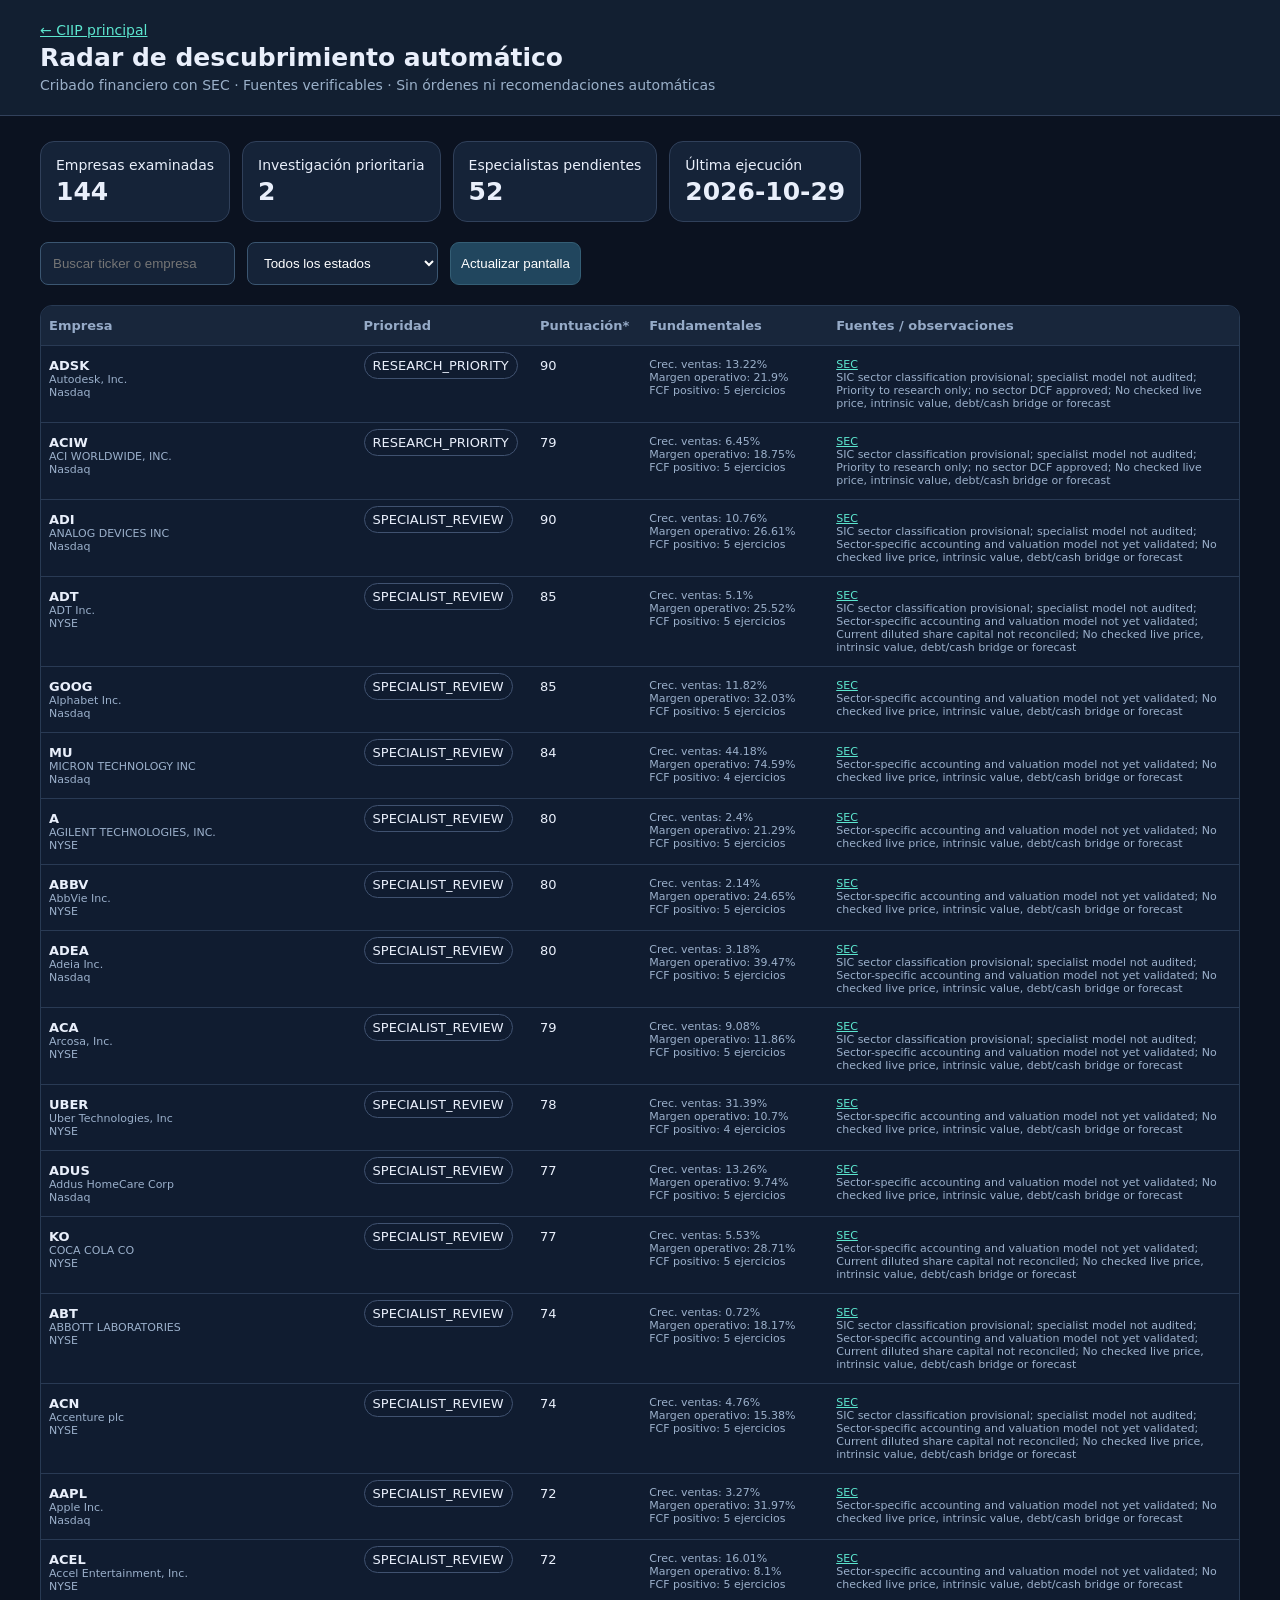
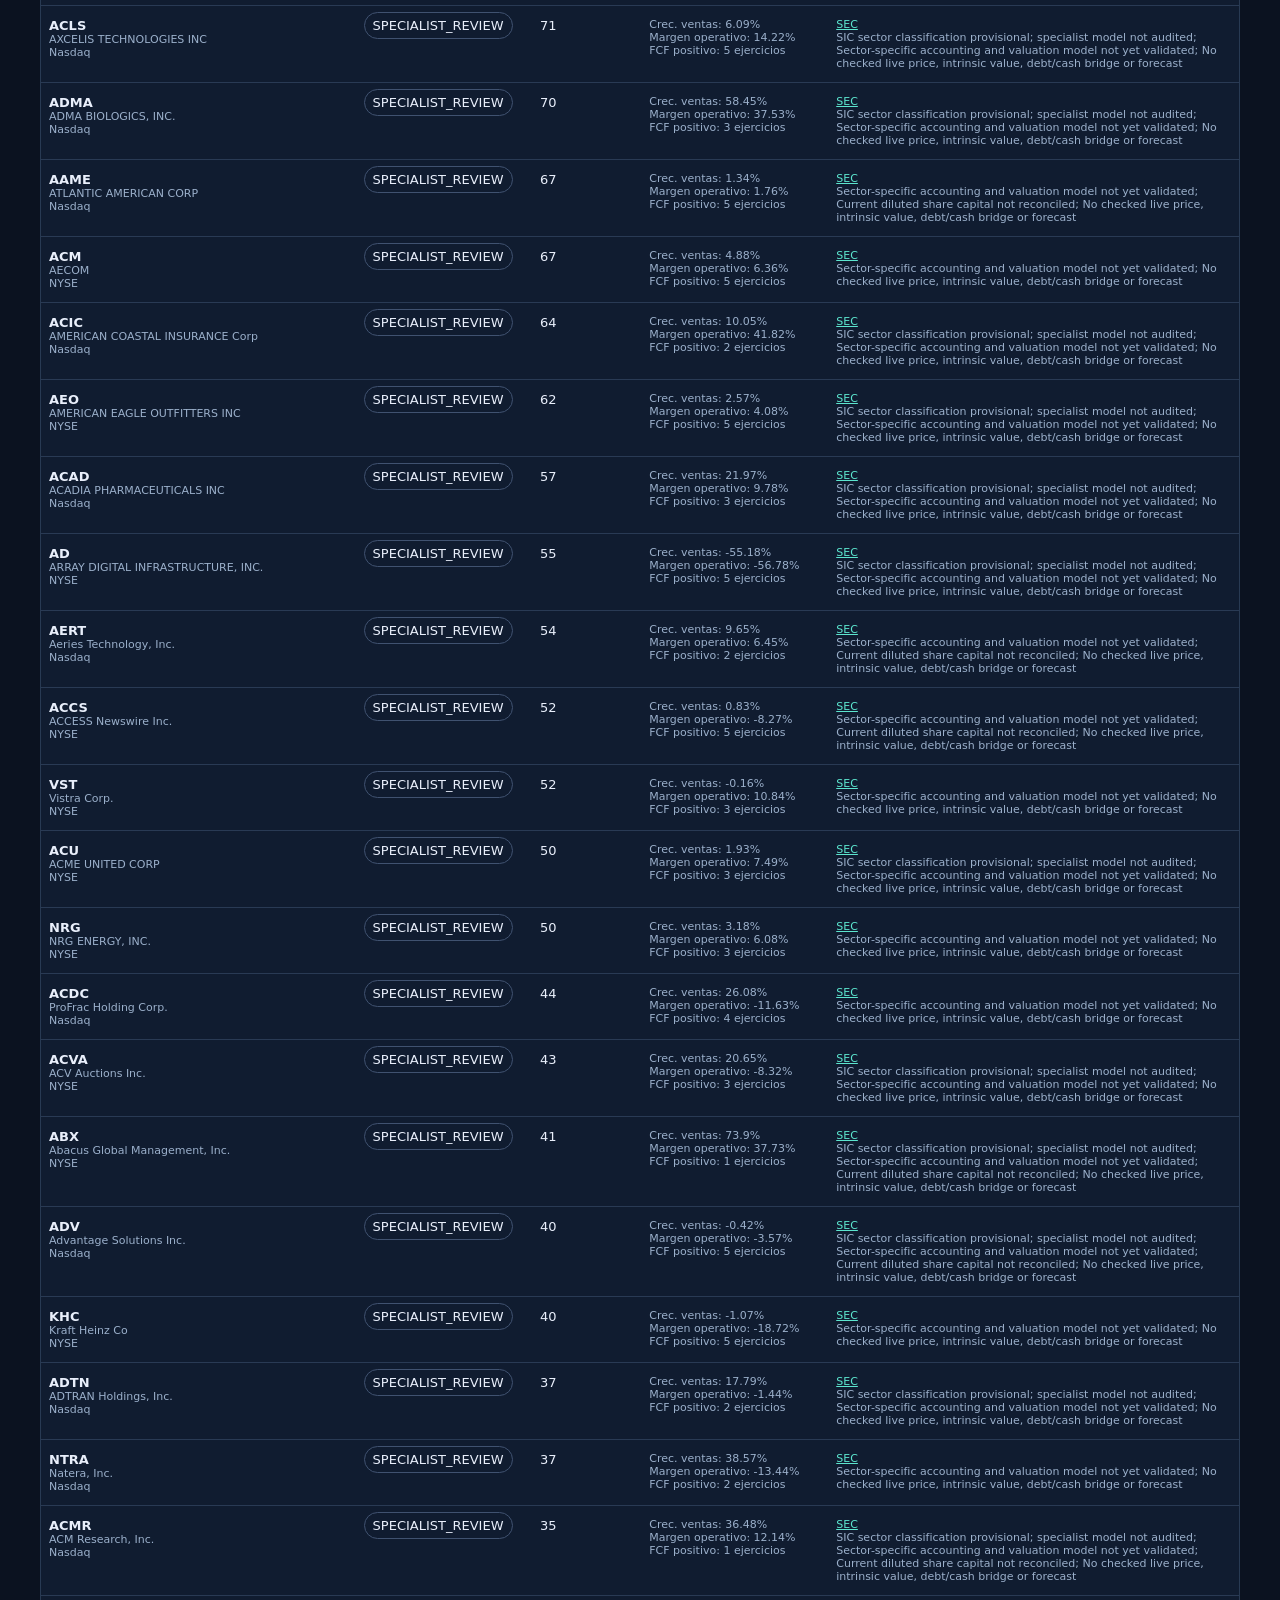
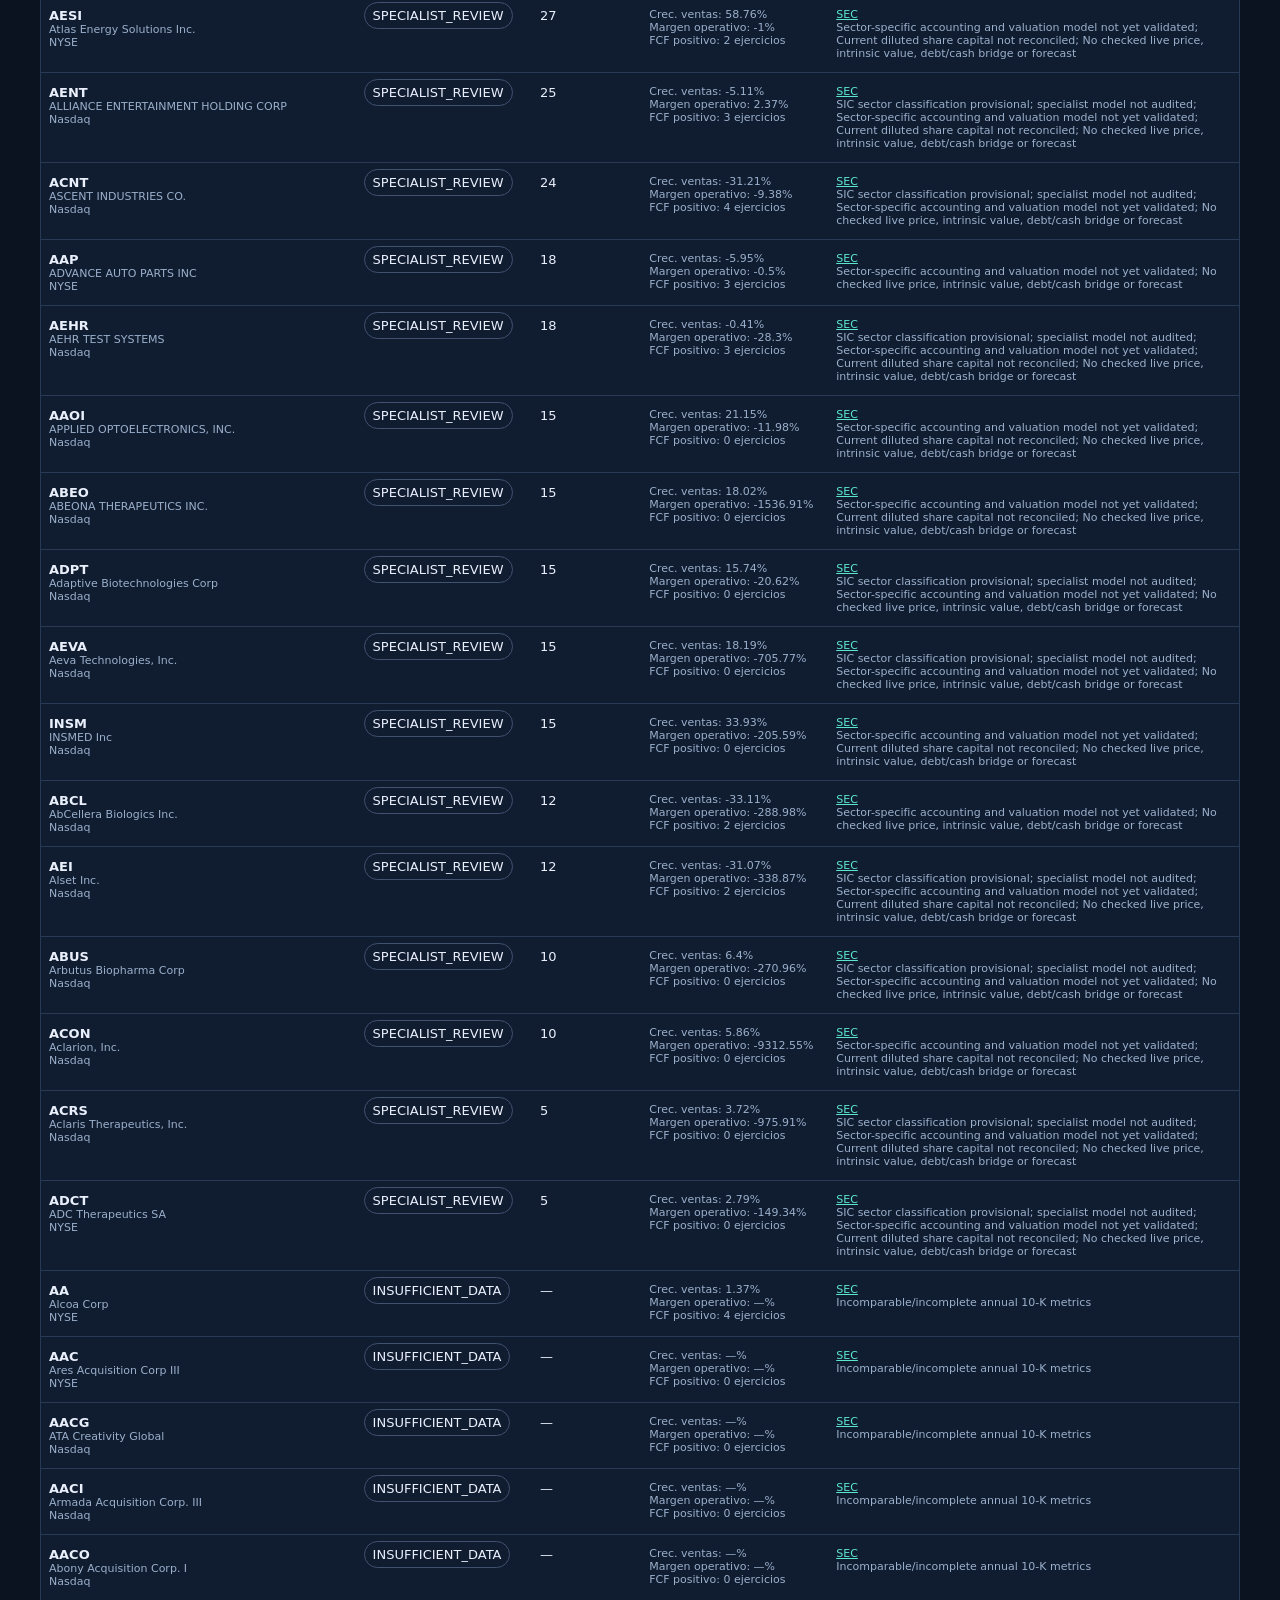
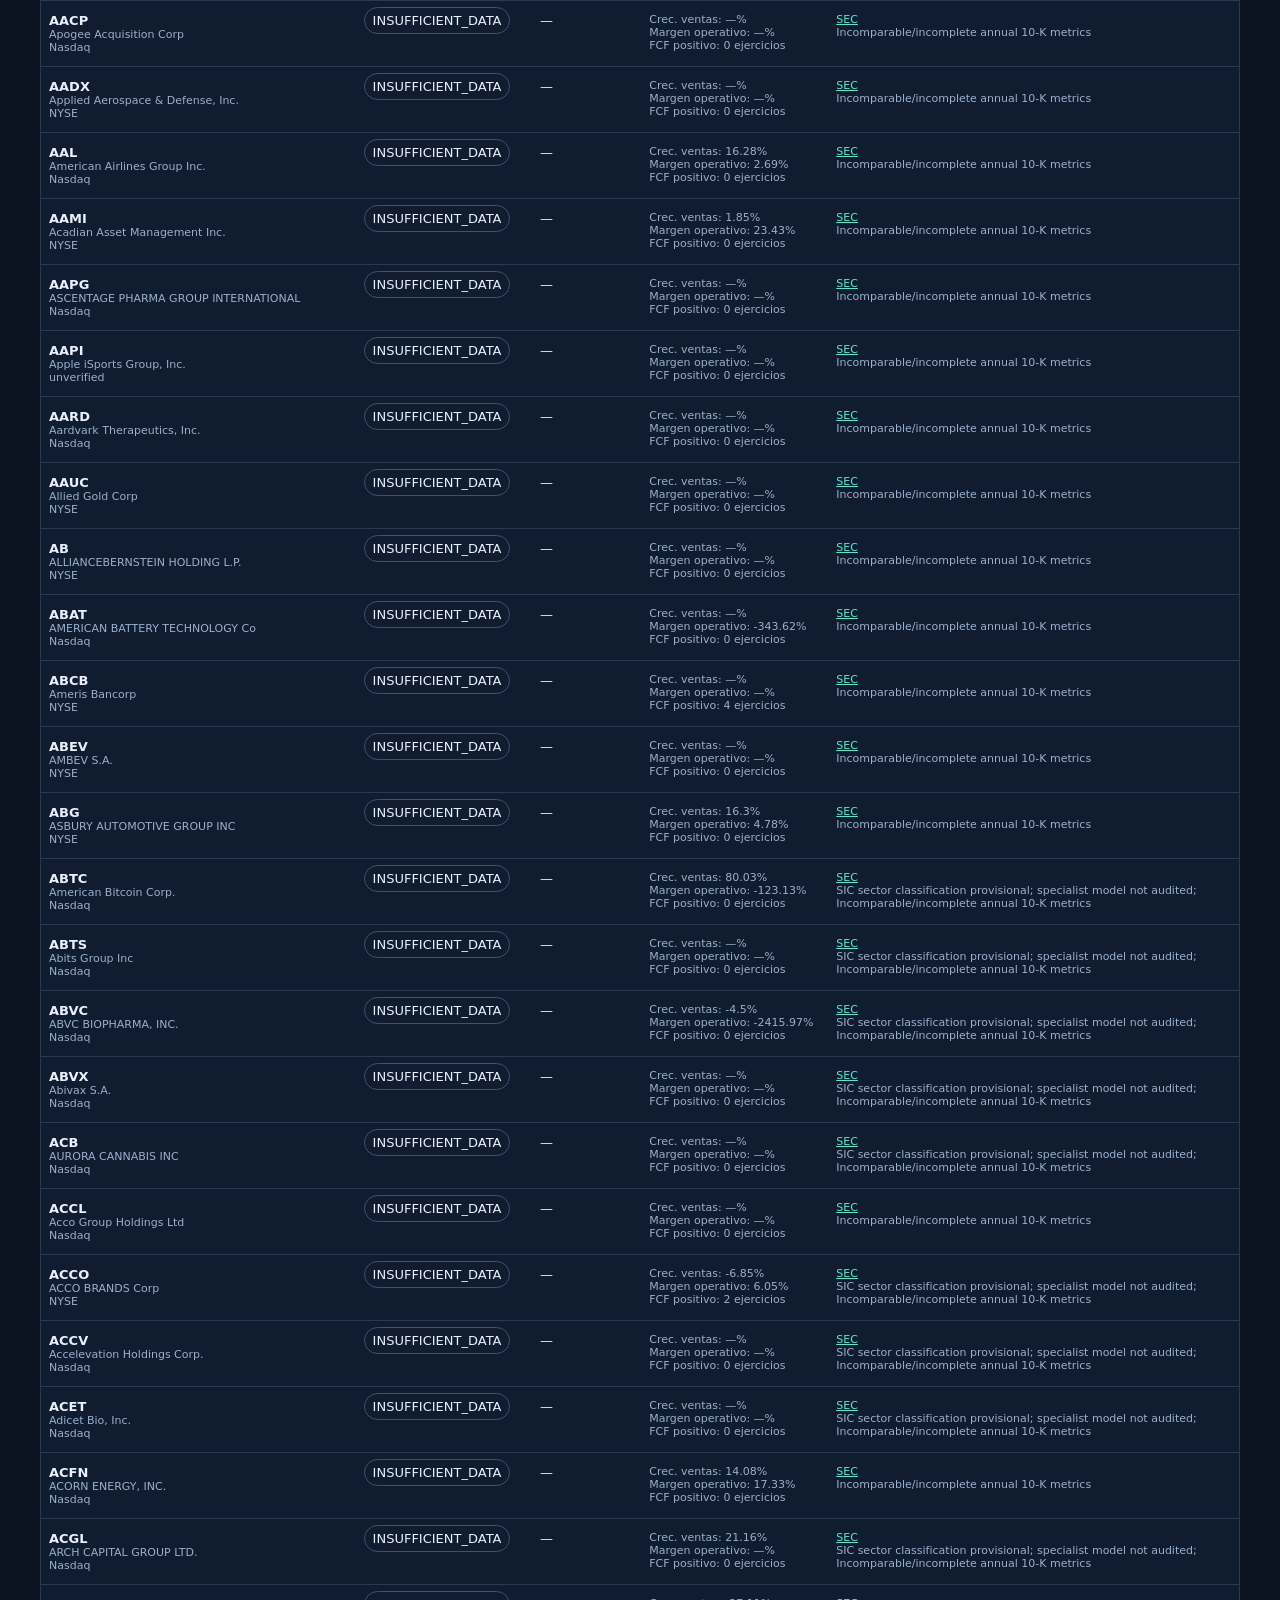
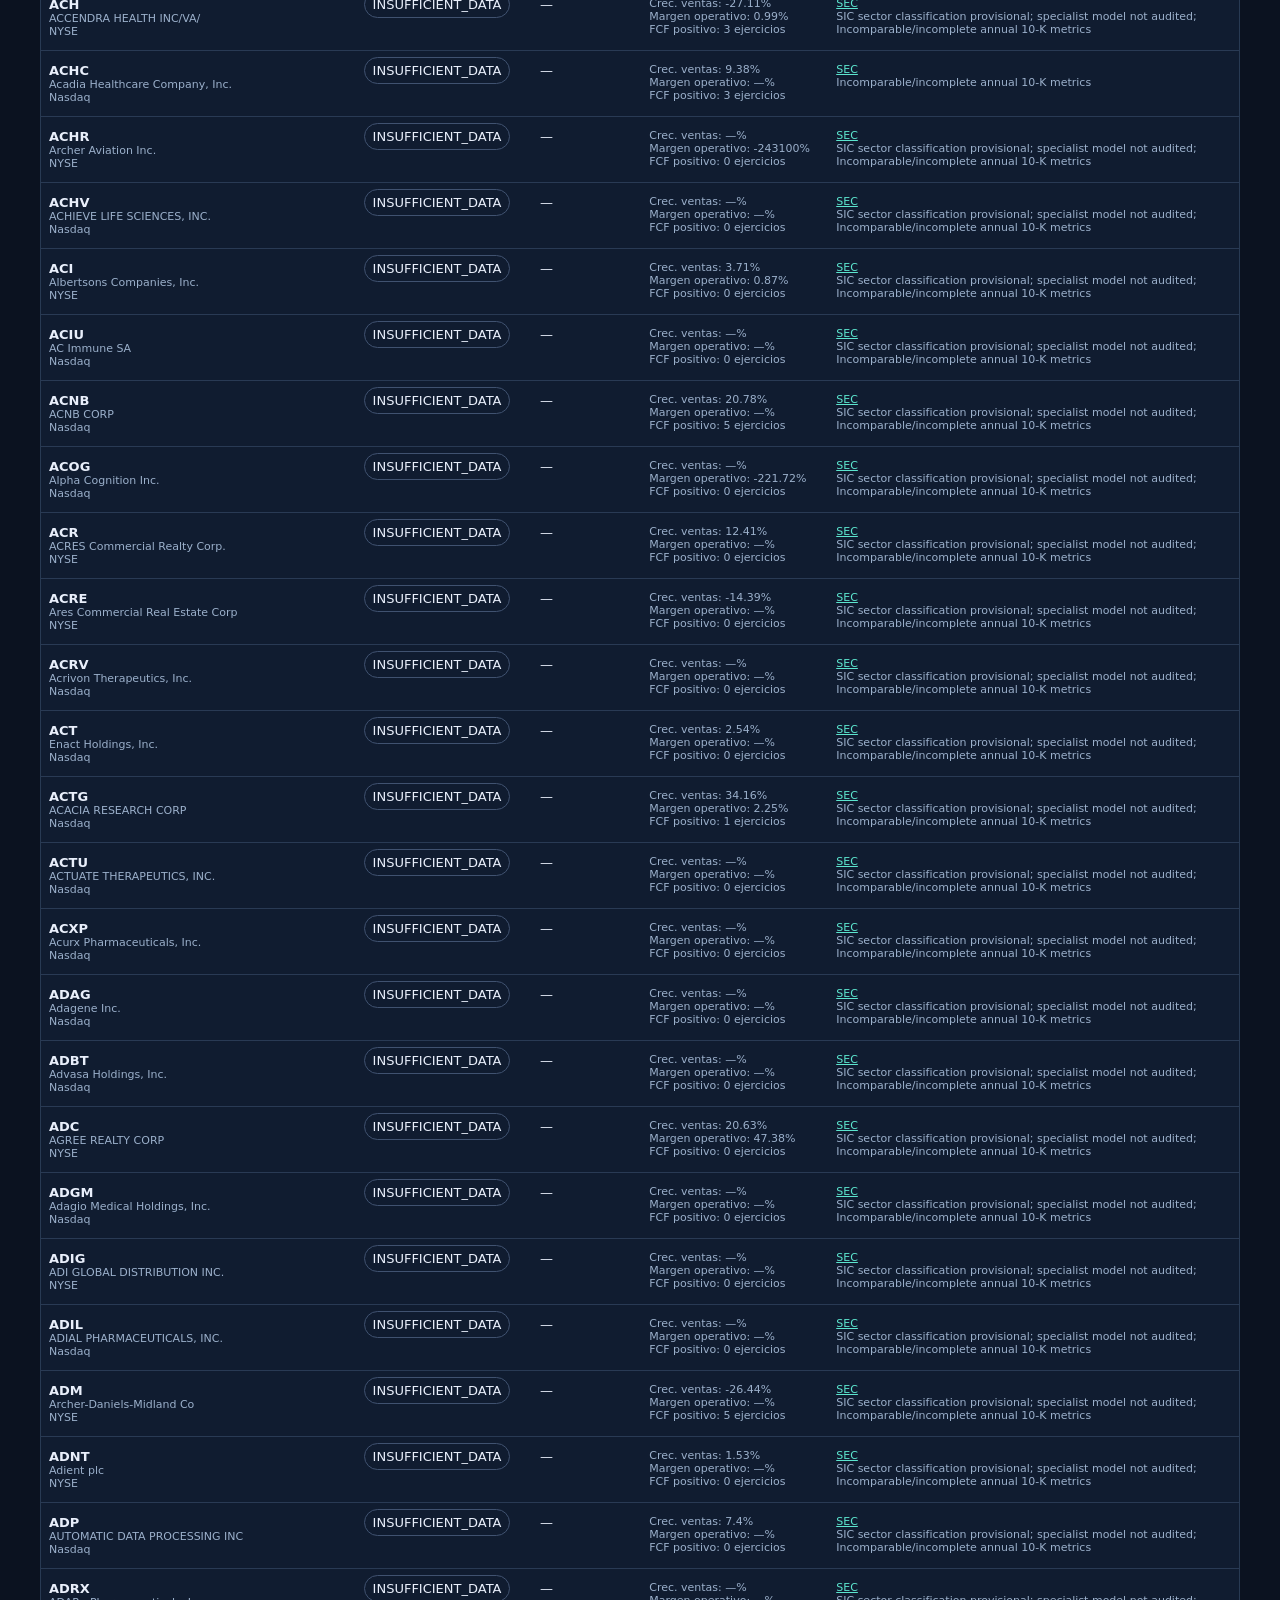
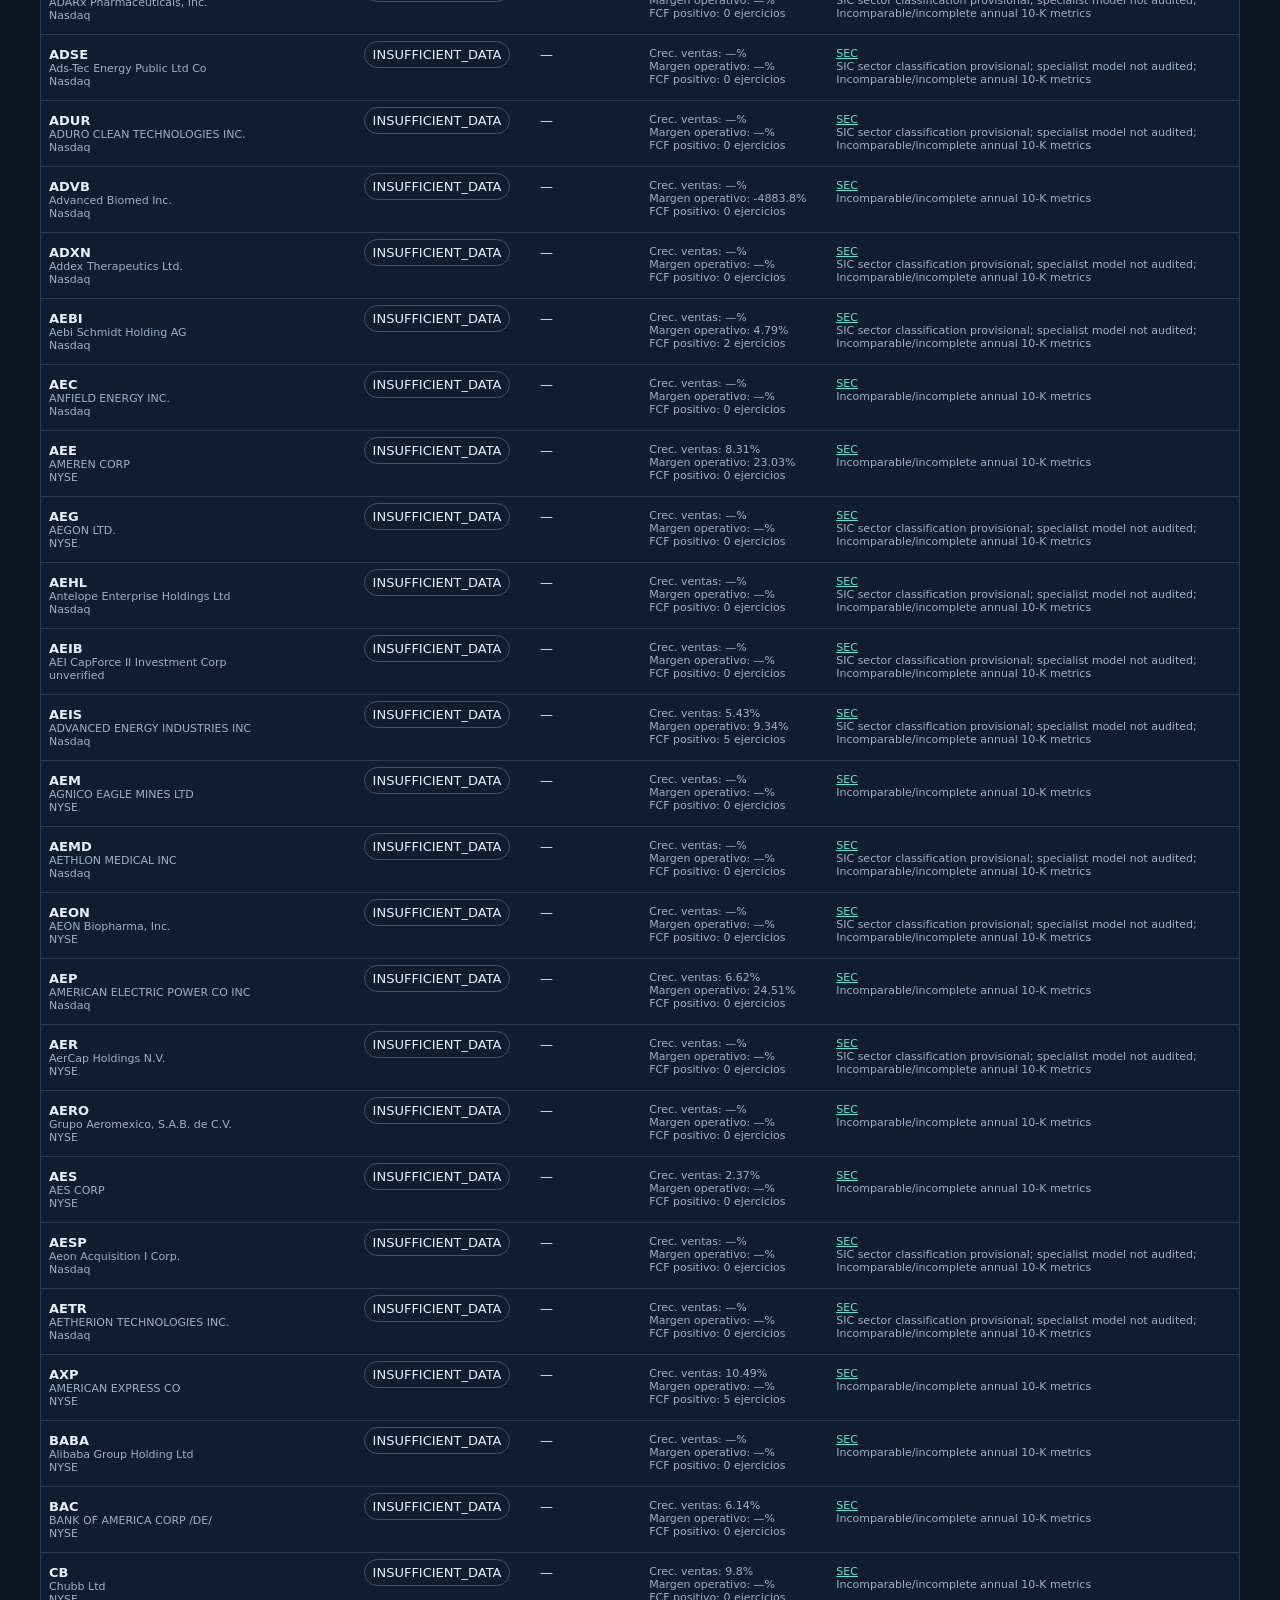
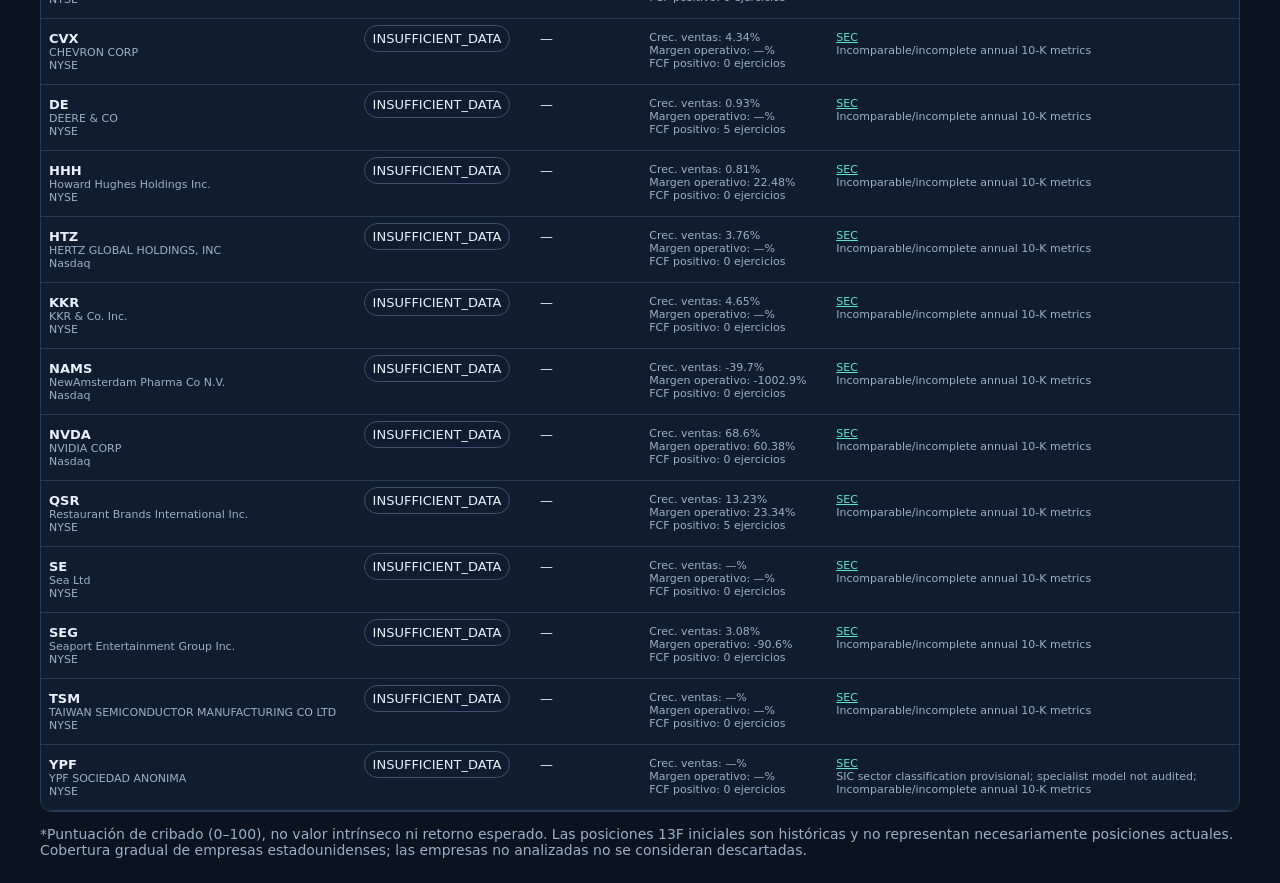
<file: discovery/index.html>
<!doctype html><html lang="es"><head><meta charset="utf-8"><meta name="viewport" content="width=device-width,initial-scale=1"><meta name="theme-color" content="#0b1220"><title>CIIP · Descubrimiento automático</title><style>body{margin:0;background:#0b1220;color:#e9effb;font:14px system-ui,-apple-system,Segoe UI,sans-serif}header{padding:22px max(20px,calc((100vw - 1200px)/2));background:#121f31;border-bottom:1px solid #32415b}a{color:#5ce6cf}h1{font-size:25px;margin:5px 0}.muted{color:#9ab0c9}.wrap{max-width:1200px;margin:25px auto;padding:0 16px}.stats{display:flex;flex-wrap:wrap;gap:12px}.stat{background:#152338;border:1px solid #30405a;border-radius:14px;padding:15px;min-width:155px}.stat b{font-size:25px;display:block;margin-top:4px}input,select{background:#152338;color:#fff;border:1px solid #3b5671;padding:12px;border-radius:8px;max-width:100%}.filters{display:flex;gap:12px;flex-wrap:wrap;margin:20px 0}table{width:100%;border-collapse:collapse;font-size:13px}th{text-align:left;color:#96abc8;background:#18263b;position:sticky;top:0}th,td{border-bottom:1px solid #293a54;padding:12px 8px;vertical-align:top}tr:hover{background:#13223a}.table{overflow:auto;background:#101c30;border-radius:12px;border:1px solid #283a53}.pill{padding:5px 8px;border:1px solid #405270;border-radius:20px;white-space:nowrap}.small{font-size:11px;color:#9bb0cb;max-width:380px}.empty{padding:22px;color:#a7b9ce}button{background:#21465e;color:white;border:1px solid #345e75;border-radius:9px;padding:10px;cursor:pointer}@media(max-width:650px){.wrap{margin:15px auto}td,th{padding:10px 6px}.small{max-width:180px}header{padding:18px}}</style></head><body><header><a href="../index.html">← CIIP principal</a><h1>Radar de descubrimiento automático</h1><div class="muted">Cribado financiero con SEC · Fuentes verificables · Sin órdenes ni recomendaciones automáticas</div></header><main class="wrap"><div id="summary" class="stats"></div><div class="filters"><input id="search" placeholder="Buscar ticker o empresa" aria-label="Buscar"><select id="status" aria-label="Estado"><option value="">Todos los estados</option><option>RESEARCH_PRIORITY</option><option>WATCHLIST</option><option>SPECIALIST_REVIEW</option><option>INSUFFICIENT_DATA</option></select><button id="refresh">Actualizar pantalla</button></div><div class="table"><table><thead><tr><th>Empresa</th><th>Prioridad</th><th>Puntuación*</th><th>Fundamentales</th><th>Fuentes / observaciones</th></tr></thead><tbody id="rows"><tr><td colspan="5">Cargando datos...</td></tr></tbody></table></div><p class="muted">*Puntuación de cribado (0–100), no valor intrínseco ni retorno esperado. Las posiciones 13F iniciales son históricas y no representan necesariamente posiciones actuales. Cobertura gradual de empresas estadounidenses; las empresas no analizadas no se consideran descartadas.</p></main><script>let data={companies:[]};const safe=x=>String(x??'—').replace(/[&<>"']/g,c=>({'&':'&amp;','<':'&lt;','>':'&gt;','"':'&quot;',"'":'&#39;'}[c]));function render(){const q=document.getElementById('search').value.toUpperCase(),s=document.getElementById('status').value;const rs=(data.companies||[]).filter(x=>(x.ticker+' '+x.name).toUpperCase().includes(q)&&(!s||x.status===s));document.getElementById('rows').innerHTML=rs.length?rs.map(x=>'<tr><td><b>'+safe(x.ticker)+'</b><div class="small">'+safe(x.name)+'</div><div class="small">'+safe(x.exchange)+'</div></td><td><span class="pill">'+safe(x.status)+'</span></td><td>'+safe(x.quality_score_screen)+'</td><td class="small">Crec. ventas: '+safe(x.metrics?.revenue_cagr_pct)+'%<br>Margen operativo: '+safe(x.metrics?.operating_margin_pct)+'%<br>FCF positivo: '+safe(x.metrics?.fcf_positive_years)+' ejercicios</td><td class="small">'+(x.evidence||[]).filter(y=>typeof y==='string'&&y.startsWith('https://')).map(u=>'<a href="'+encodeURI(u).replace(/"/g,'')+'" target="_blank" rel="noopener">SEC</a>').join(' · ')+((x.limitations||[]).length?'<div>'+safe((x.limitations||[]).join('; '))+'</div>':'')+'</td></tr>').join(''):'<tr><td colspan="5" class="empty">Sin empresas para este filtro.</td></tr>'}async function load(){try{const r=await fetch('radar.json?t='+Date.now(),{cache:'no-store'});if(!r.ok)throw Error('El archivo aún no se ha generado (HTTP '+r.status+')');data=await r.json();let counts={};for(const x of data.companies||[])counts[x.status]=(counts[x.status]||0)+1;const items=[['Empresas examinadas',data.total_unique_candidates_seen],['Investigación prioritaria',counts.RESEARCH_PRIORITY||0],['Especialistas pendientes',counts.SPECIALIST_REVIEW||0],['Última ejecución',data.generated_on]];document.getElementById('summary').innerHTML=items.map(x=>'<div class="stat"><span>'+safe(x[0])+'</span><b>'+safe(x[1])+'</b></div>').join('');render()}catch(e){document.getElementById('summary').innerHTML='<div class="stat">La primera ejecución del radar está pendiente</div>';document.getElementById('rows').innerHTML='<tr><td colspan="5" class="empty">'+safe(e.message)+'</td></tr>'}}document.getElementById('search').oninput=render;document.getElementById('status').onchange=render;document.getElementById('refresh').onclick=load;load();</script></body></html>
</file>
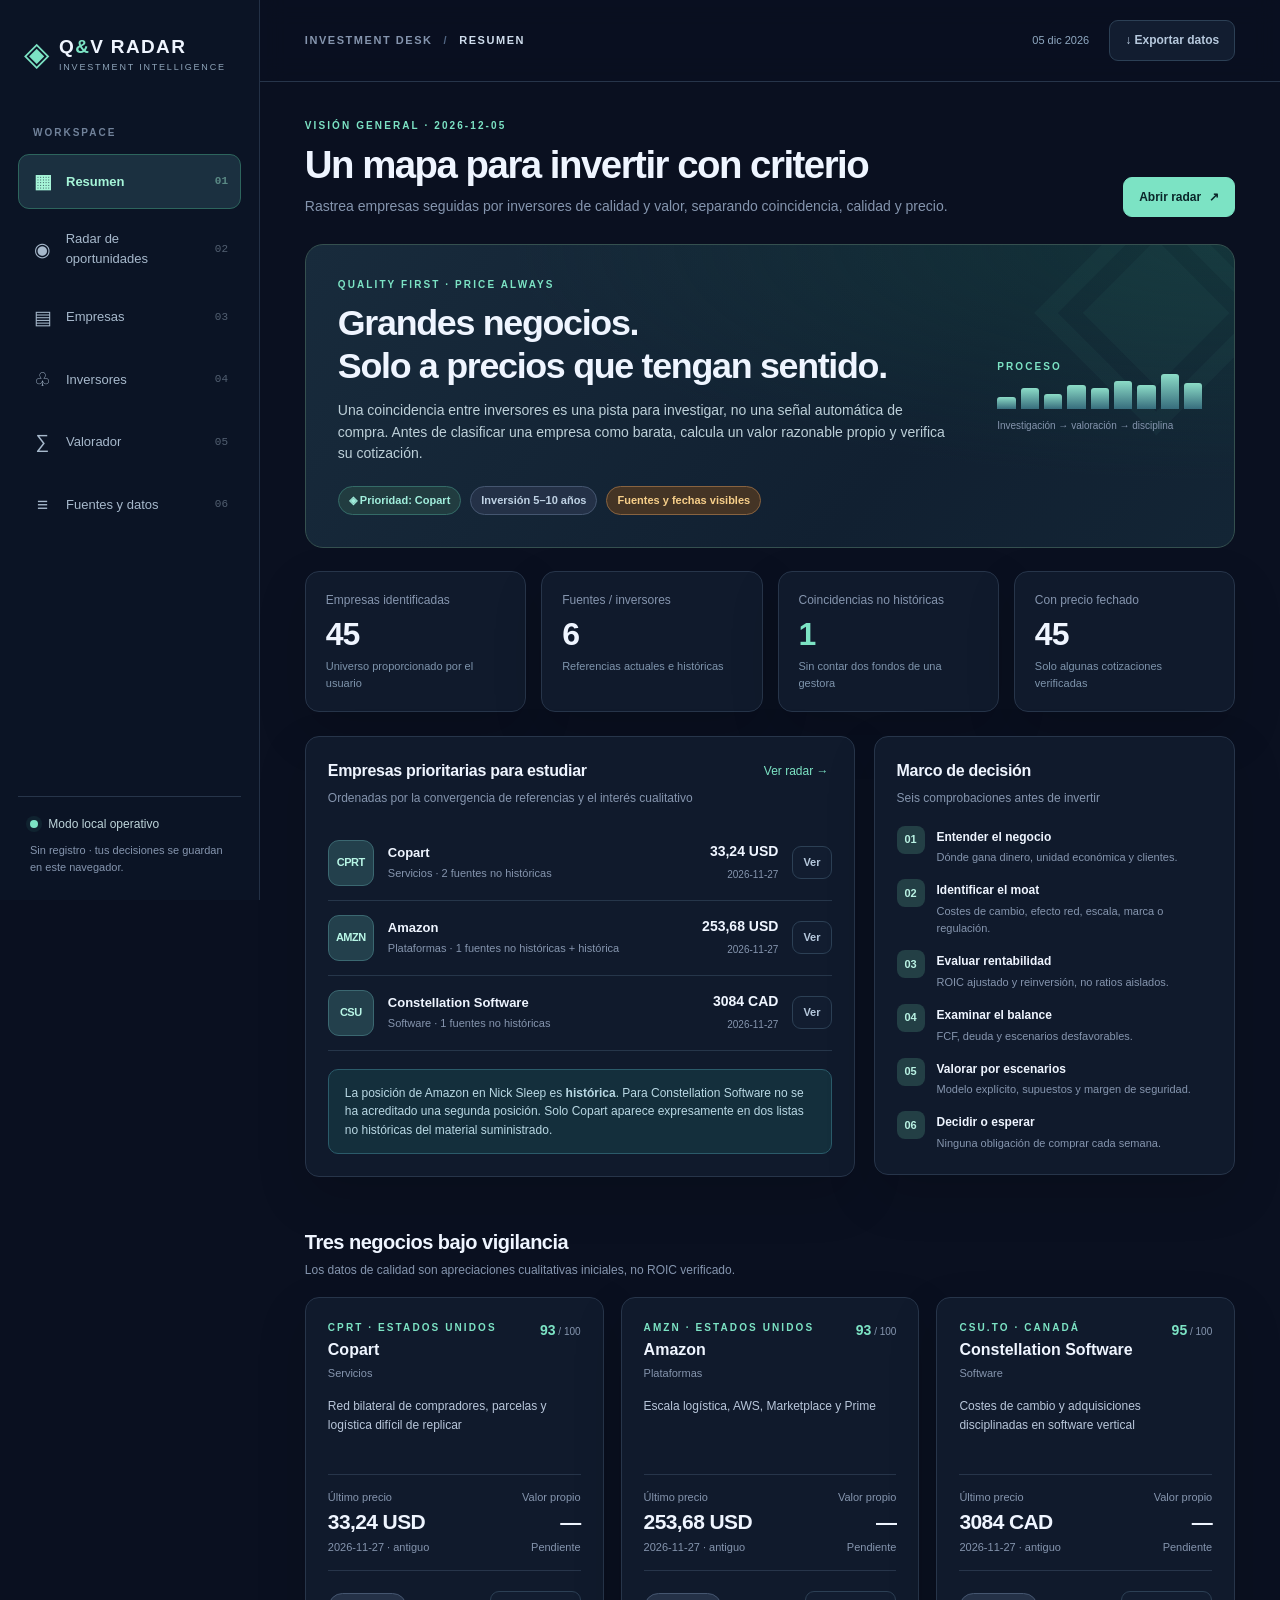
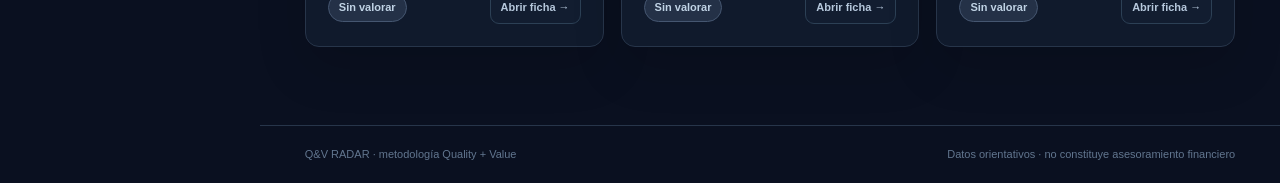
<file: quality-value-radar/index.html>
<!doctype html>
<html lang="es">
<head>
  <meta charset="UTF-8"><meta name="viewport" content="width=device-width,initial-scale=1.0"><meta name="theme-color" content="#0b1121">
  <meta name="description" content="Radar de inversión en calidad y valor: coincidencias entre inversores, análisis y valoración disciplinada.">
  <title>Quality & Value Radar · Investment Intelligence</title>
  <link rel="icon" href="assets/icon.svg" type="image/svg+xml"><link rel="manifest" href="manifest.webmanifest"><link rel="stylesheet" href="styles.css">
</head>
<body>
<div class="app-shell">
  <aside class="sidebar" aria-label="Navegación principal">
    <div class="brand"><span class="brand-mark">◈</span><div><b>Q<span class="brand-amp">&</span>V RADAR</b><small>INVESTMENT INTELLIGENCE</small></div></div>
    <div class="side-label">WORKSPACE</div>
    <nav class="nav-stack" id="desktop-nav">
      <button data-page="overview" class="nav-button selected"><span class="nav-icon">▦</span> Resumen <span class="nav-kbd">01</span></button>
      <button data-page="radar" class="nav-button"><span class="nav-icon">◉</span> Radar de oportunidades <span class="nav-kbd">02</span></button>
      <button data-page="universe" class="nav-button"><span class="nav-icon">▤</span> Empresas <span class="nav-kbd">03</span></button>
      <button data-page="investors" class="nav-button"><span class="nav-icon">♧</span> Inversores <span class="nav-kbd">04</span></button>
      <button data-page="valuation" class="nav-button"><span class="nav-icon">∑</span> Valorador <span class="nav-kbd">05</span></button>
      <button data-page="sources" class="nav-button"><span class="nav-icon">≡</span> Fuentes y datos <span class="nav-kbd">06</span></button>
    </nav>
    <div class="sidebar-bottom"><div class="system-status"><span class="dot green"></span> Modo local operativo</div><small>Sin registro · tus decisiones se guardan en este navegador.</small></div>
  </aside>
  <div class="main-area">
    <header class="topbar"><div class="mobile-brand">◈ <strong>Q&V RADAR</strong></div><div class="breadcrumb"><span>INVESTMENT DESK</span><span class="slash">/</span><b id="crumb">RESUMEN</b></div><div class="top-actions"><span id="clock-chip" class="clock-chip"></span><button class="btn btn-quiet" id="backup-top" title="Exportar copia de seguridad">↓ Exportar datos</button></div></header>
    <main class="main" id="app" tabindex="-1"><div class="loading">Preparando radar de inversión…</div></main>
    <footer class="footer"><span>Q&V RADAR · metodología Quality + Value</span><span>Datos orientativos · no constituye asesoramiento financiero</span></footer>
  </div>
</div>
<nav class="mobile-nav" aria-label="Navegación móvil"><button data-page="overview">▦<span>Inicio</span></button><button data-page="radar">◉<span>Radar</span></button><button data-page="universe">▤<span>Empresas</span></button><button data-page="valuation">∑<span>Valorar</span></button><button data-page="sources">≡<span>Datos</span></button></nav>
<div class="modal-backdrop hidden" id="modal-root" role="presentation"></div>
<div class="toast-container" id="toasts" aria-live="polite"></div>
<script src="data/seed.js"></script><script defer src="app.js"></script>
</body>
</html>
</file>
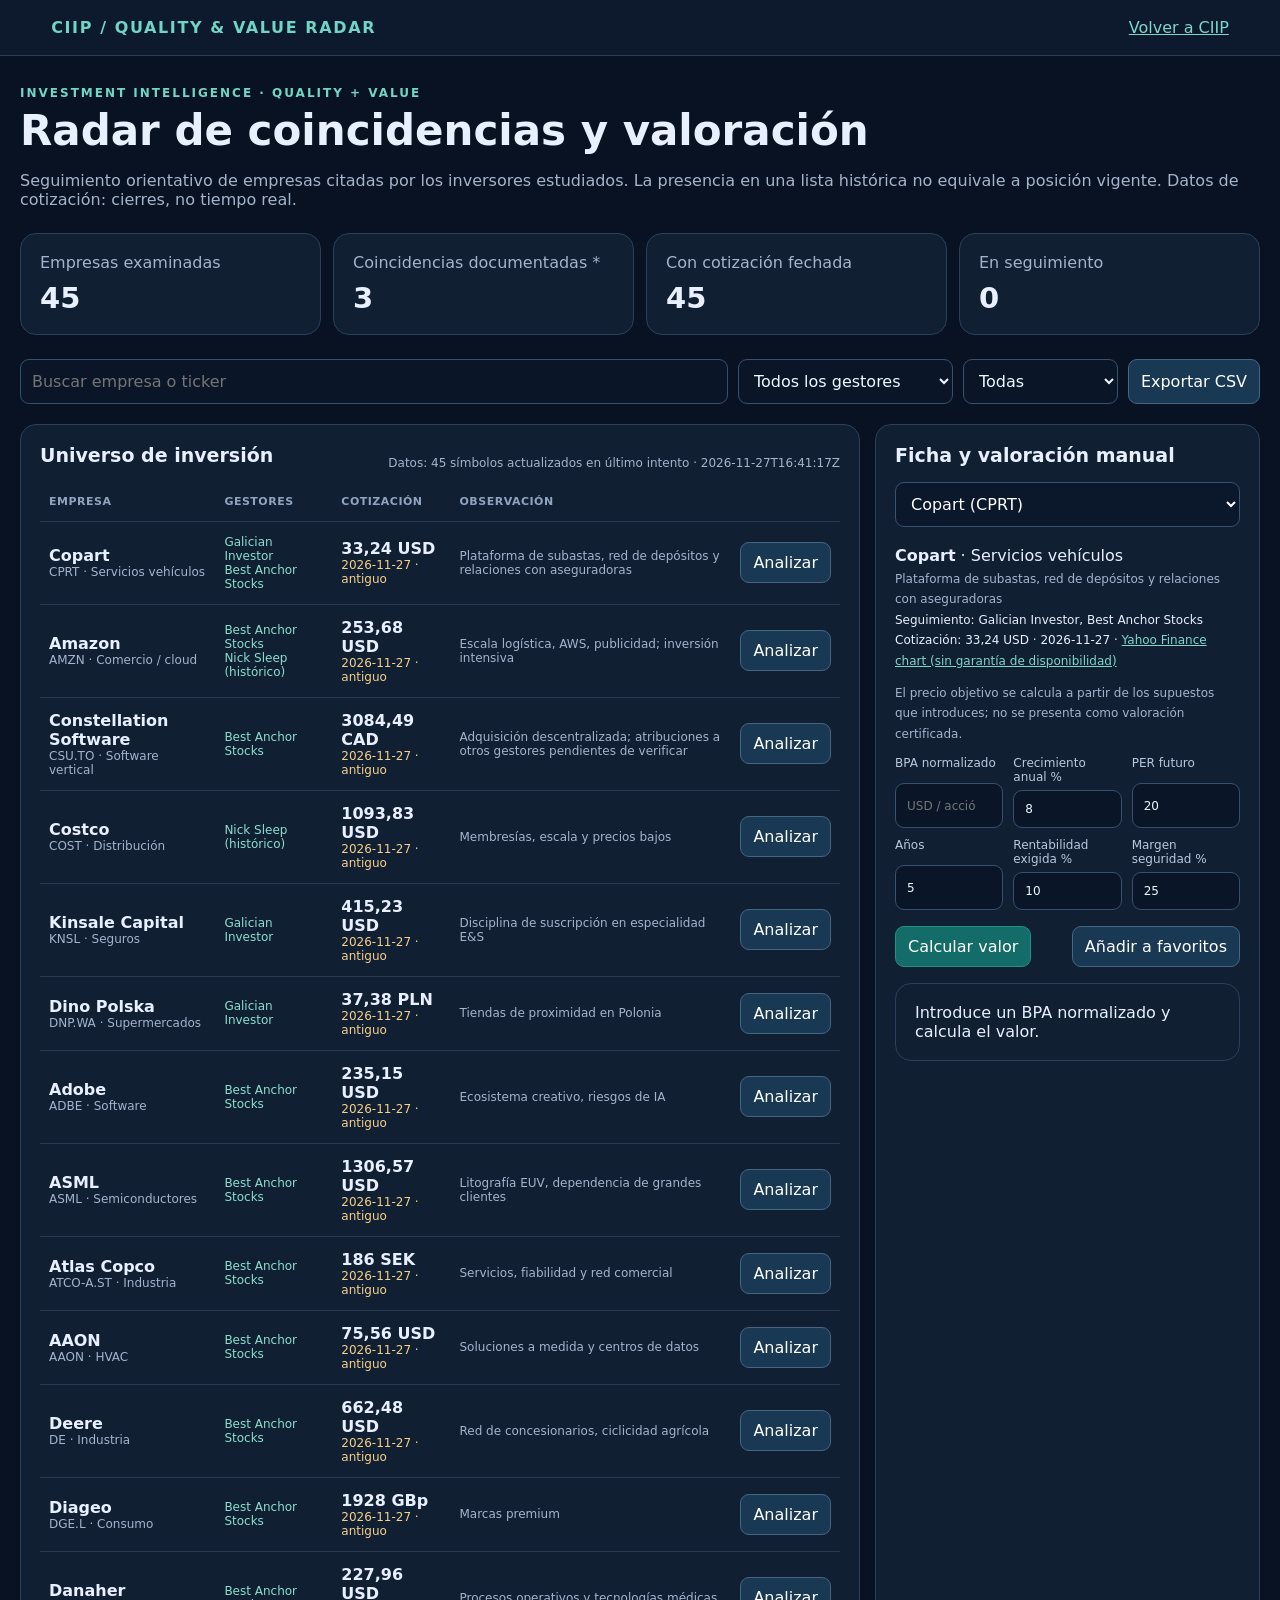
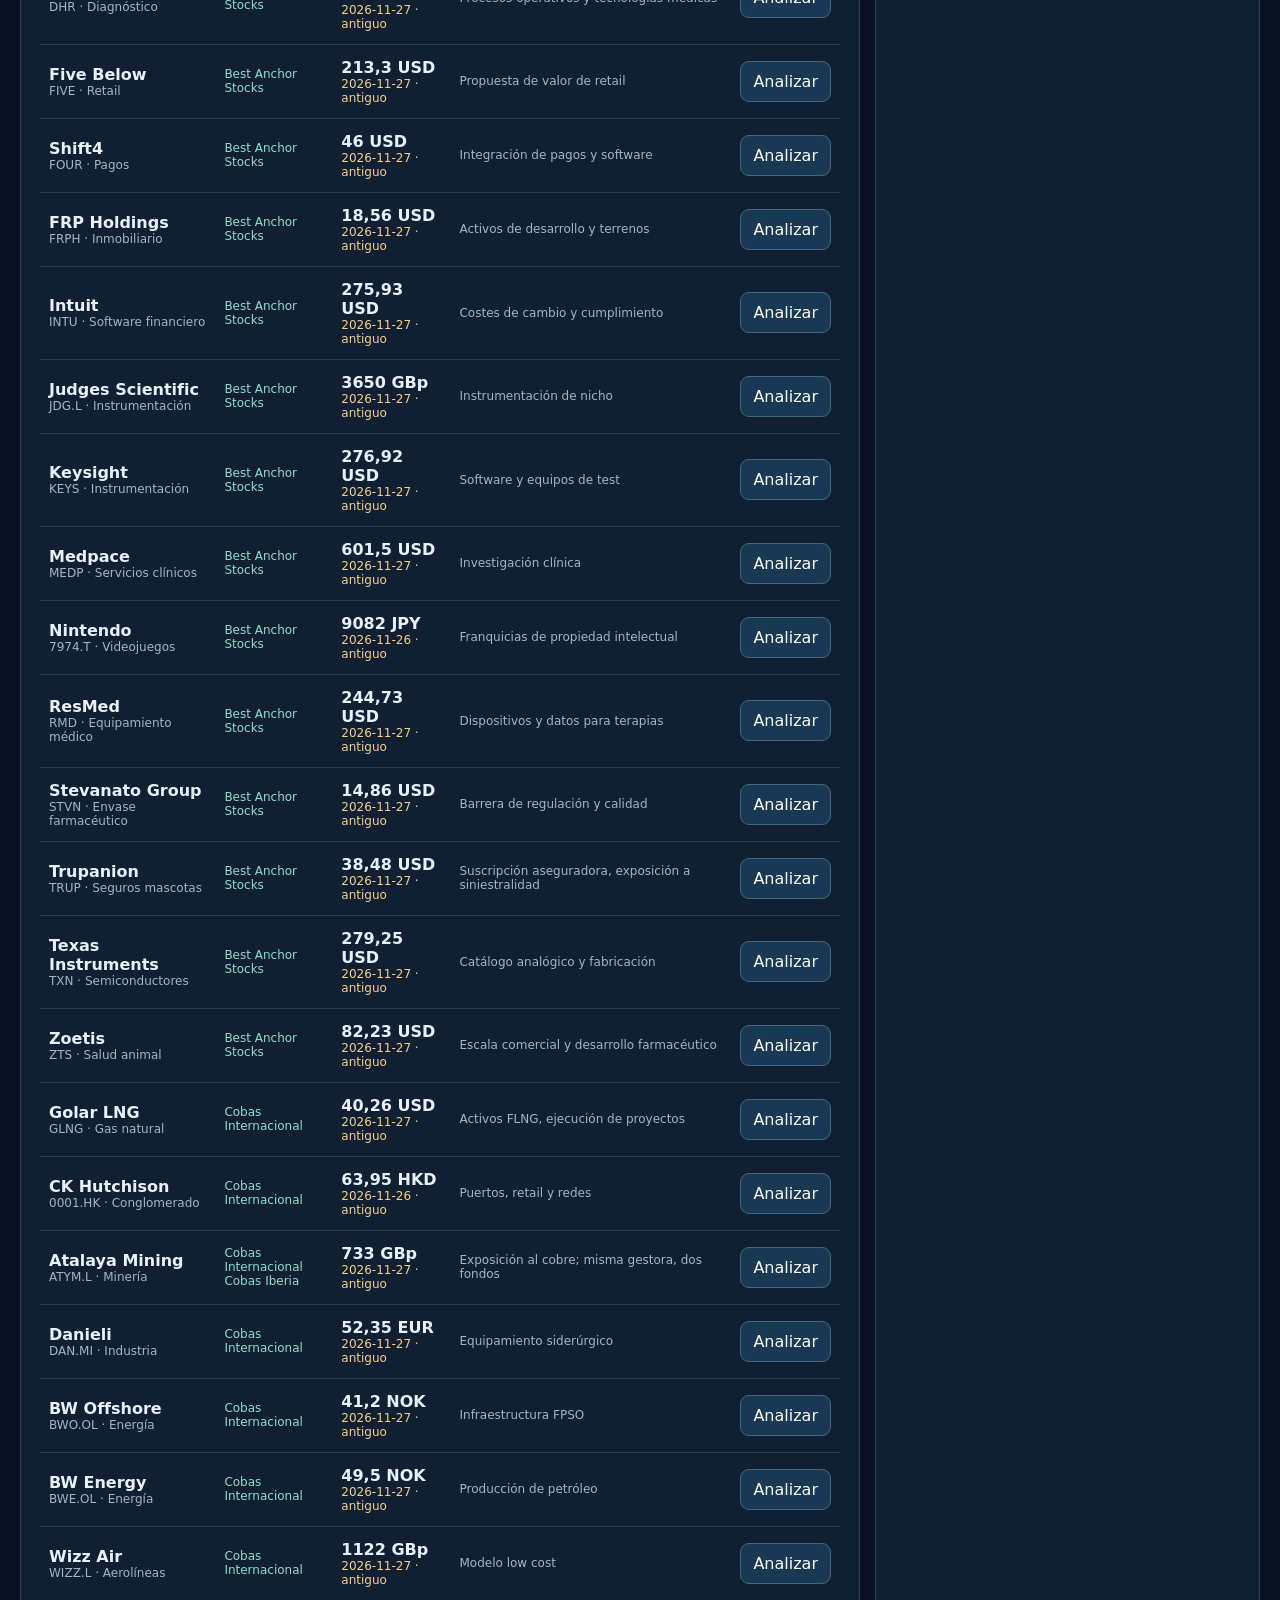
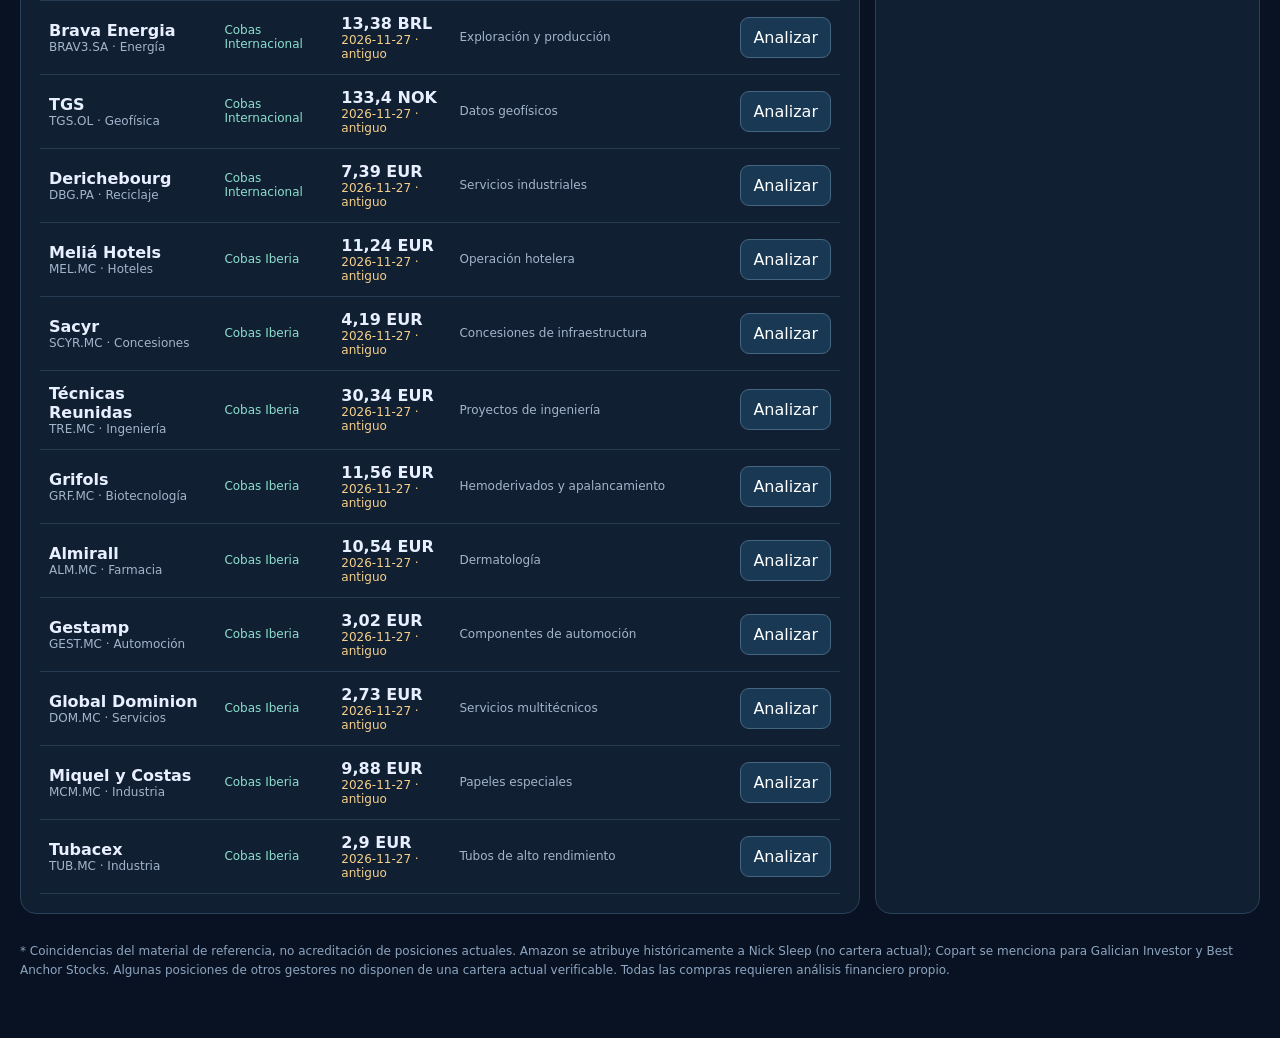
<file: radar/index.html>
<!doctype html>
<html lang="es"><head><meta charset="utf-8"><meta name="viewport" content="width=device-width,initial-scale=1">
<meta name="theme-color" content="#0e1930"><title>Quality & Value Radar · CIIP</title>
<style>
:root{font-family:Inter,system-ui,-apple-system,sans-serif;color:#e8f0ff;background:#081222}*{box-sizing:border-box}body{margin:0}a{color:#7ed7c9}button,input,select{font:inherit}button{cursor:pointer}header{display:flex;justify-content:space-between;align-items:center;gap:15px;padding:18px max(20px,4vw);border-bottom:1px solid #273e55;background:#0d1a2e}.logo{font-weight:850;color:#70d5c4;letter-spacing:.1em}.wrap{max-width:1320px;margin:auto;padding:30px 20px}h1{font-size:clamp(26px,4vw,42px);margin:6px 0 12px}h2{font-size:19px;margin-top:0}.muted{color:#a4b4cb}.eyebrow{font-size:12px;letter-spacing:2px;font-weight:bold;color:#71d6c4}.cards{display:grid;grid-template-columns:repeat(4,1fr);gap:12px;margin:24px 0}.card,.panel{background:#111f33;border:1px solid #29415a;border-radius:16px;padding:19px}.card strong{font-size:29px;display:block;margin-top:9px}.toolbar{display:flex;flex-wrap:wrap;gap:10px;margin:20px 0}.toolbar input,.toolbar select,input[type=number]{background:#0a1628;border:1px solid #35516d;padding:11px;border-radius:9px;color:#eff7ff;max-width:100%}#query{min-width:230px;flex:1}.tablewrap{overflow:auto}.data{width:100%;border-collapse:collapse;min-width:800px}.data th{text-align:left;font-size:11px;text-transform:uppercase;color:#8ea5c1;letter-spacing:.5px}.data td,.data th{padding:13px 9px;border-bottom:1px solid #263b51}.data tr:hover{background:#1a2f47}.tag{font-size:12px;color:#8bdfcd}.warn{color:#f5d08b}.chip{font-size:12px;background:#243b52;border-radius:30px;padding:5px 9px;white-space:nowrap}.btn{border:1px solid #456681;border-radius:9px;background:#193853;color:white;padding:10px 12px}.btn:hover{background:#235374}.primary{background:#146c68;border-color:#248f86}.rank{font-size:13px;font-weight:800;color:#71d6c4}.grid{display:grid;grid-template-columns:1.2fr 1fr;gap:15px}.value-grid{display:grid;grid-template-columns:repeat(3,1fr);gap:10px}.value-grid label{display:grid;gap:6px;color:#b8cadd;font-size:12px}.value-grid input{width:100%}.detail{margin-top:15px;line-height:1.7}.foot{font-size:12px;color:#8da5c0;line-height:1.6;margin:28px 0}.bar{display:flex;justify-content:space-between;gap:10px;align-items:center;flex-wrap:wrap}.hidden{display:none}.highlight{color:#6fdbc7;font-weight:800}.red{color:#ffad9e;font-weight:700}.small{font-size:12px}.toolbar label{align-self:center} @media(max-width:800px){.cards{grid-template-columns:repeat(2,1fr)}.grid{grid-template-columns:1fr}.value-grid{grid-template-columns:repeat(2,1fr)}header{flex-wrap:wrap}}
</style></head>
<body><header><span class="logo">CIIP / QUALITY & VALUE RADAR</span><a href="../">Volver a CIIP</a></header>
<main class="wrap"><div class="eyebrow">INVESTMENT INTELLIGENCE · QUALITY + VALUE</div><h1>Radar de coincidencias y valoración</h1>
<p class="muted">Seguimiento orientativo de empresas citadas por los inversores estudiados. La presencia en una lista histórica no equivale a posición vigente. Datos de cotización: cierres, no tiempo real.</p>
<section class="cards"><div class="card"><span class="muted">Empresas examinadas</span><strong id="stat-companies">—</strong></div><div class="card"><span class="muted">Coincidencias documentadas *</span><strong id="stat-overlap">—</strong></div><div class="card"><span class="muted">Con cotización fechada</span><strong id="stat-priced">—</strong></div><div class="card"><span class="muted">En seguimiento</span><strong id="stat-watch">—</strong></div></section>
<div class="toolbar"><input id="query" placeholder="Buscar empresa o ticker" aria-label="Buscar empresas"><select id="manager"><option value="">Todos los gestores</option></select><select id="mode"><option value="all">Todas</option><option value="overlap">Coincidencias</option><option value="watch">Favoritos</option><option value="priced">Con precio</option></select><button class="btn" id="export">Exportar CSV</button></div>
<section class="grid"><div class="panel"><div class="bar"><h2>Universo de inversión</h2><span id="quote-status" class="small muted">Consultando datos…</span></div><div class="tablewrap"><table class="data"><thead><tr><th>Empresa</th><th>Gestores</th><th>Cotización</th><th>Observación</th><th></th></tr></thead><tbody id="rows"></tbody></table></div></div>
<div class="panel"><h2>Ficha y valoración manual</h2><select id="selected" aria-label="Seleccionar empresa" style="width:100%;padding:11px;background:#0b182b;color:white;border-radius:9px;border:1px solid #36536f"></select>
<div class="detail"><div id="profile"></div><p class="muted small">El precio objetivo se calcula a partir de los supuestos que introduces; no se presenta como valoración certificada.</p></div>
<div class="value-grid"><label>BPA normalizado<input id="eps" type="number" step=".01" min="0" placeholder="USD / acción"></label><label>Crecimiento anual %<input id="growth" type="number" value="8" step="1"></label><label>PER futuro<input id="pe" type="number" value="20" min="1" step="1"></label><label>Años<input id="years" type="number" value="5" min="1" max="20"></label><label>Rentabilidad exigida %<input id="discount" type="number" value="10" step="1"></label><label>Margen seguridad %<input id="safety" type="number" value="25" step="1"></label></div>
<p class="bar"><button class="btn primary" id="calc">Calcular valor</button><button class="btn" id="fav">Añadir a favoritos</button></p><div class="card" id="out">Selecciona una empresa e introduce el beneficio por acción normalizado.</div></div></section>
<div class="foot">* Coincidencias del material de referencia, no acreditación de posiciones actuales. Amazon se atribuye históricamente a Nick Sleep (no cartera actual); Copart se menciona para Galician Investor y Best Anchor Stocks. Algunas posiciones de otros gestores no disponen de una cartera actual verificable. Todas las compras requieren análisis financiero propio.</div></main>
<script>
const companies=[
["CPRT","Copart","Servicios vehículos",["Galician Investor","Best Anchor Stocks"],"Plataforma de subastas, red de depósitos y relaciones con aseguradoras"],
["AMZN","Amazon","Comercio / cloud",["Best Anchor Stocks","Nick Sleep (histórico)"],"Escala logística, AWS, publicidad; inversión intensiva"],
["CSU.TO","Constellation Software","Software vertical",["Best Anchor Stocks"],"Adquisición descentralizada; atribuciones a otros gestores pendientes de verificar"],
["COST","Costco","Distribución",["Nick Sleep (histórico)"],"Membresías, escala y precios bajos"],
["KNSL","Kinsale Capital","Seguros",["Galician Investor"],"Disciplina de suscripción en especialidad E&S"],
["DNP.WA","Dino Polska","Supermercados",["Galician Investor"],"Tiendas de proximidad en Polonia"],
["ADBE","Adobe","Software",["Best Anchor Stocks"],"Ecosistema creativo, riesgos de IA"],
["ASML","ASML","Semiconductores",["Best Anchor Stocks"],"Litografía EUV, dependencia de grandes clientes"],
["ATCO-A.ST","Atlas Copco","Industria",["Best Anchor Stocks"],"Servicios, fiabilidad y red comercial"],
["AAON","AAON","HVAC",["Best Anchor Stocks"],"Soluciones a medida y centros de datos"],
["DE","Deere","Industria",["Best Anchor Stocks"],"Red de concesionarios, ciclicidad agrícola"],
["DGE.L","Diageo","Consumo",["Best Anchor Stocks"],"Marcas premium"],
["DHR","Danaher","Diagnóstico",["Best Anchor Stocks"],"Procesos operativos y tecnologías médicas"],
["FIVE","Five Below","Retail",["Best Anchor Stocks"],"Propuesta de valor de retail"],
["FOUR","Shift4","Pagos",["Best Anchor Stocks"],"Integración de pagos y software"],
["FRPH","FRP Holdings","Inmobiliario",["Best Anchor Stocks"],"Activos de desarrollo y terrenos"],
["INTU","Intuit","Software financiero",["Best Anchor Stocks"],"Costes de cambio y cumplimiento"],
["JDG.L","Judges Scientific","Instrumentación",["Best Anchor Stocks"],"Instrumentación de nicho"],
["KEYS","Keysight","Instrumentación",["Best Anchor Stocks"],"Software y equipos de test"],
["MEDP","Medpace","Servicios clínicos",["Best Anchor Stocks"],"Investigación clínica"],
["7974.T","Nintendo","Videojuegos",["Best Anchor Stocks"],"Franquicias de propiedad intelectual"],
["RMD","ResMed","Equipamiento médico",["Best Anchor Stocks"],"Dispositivos y datos para terapias"],
["STVN","Stevanato Group","Envase farmacéutico",["Best Anchor Stocks"],"Barrera de regulación y calidad"],
["TRUP","Trupanion","Seguros mascotas",["Best Anchor Stocks"],"Suscripción aseguradora, exposición a siniestralidad"],
["TXN","Texas Instruments","Semiconductores",["Best Anchor Stocks"],"Catálogo analógico y fabricación"],
["ZTS","Zoetis","Salud animal",["Best Anchor Stocks"],"Escala comercial y desarrollo farmacéutico"],
["GLNG","Golar LNG","Gas natural",["Cobas Internacional"],"Activos FLNG, ejecución de proyectos"],
["0001.HK","CK Hutchison","Conglomerado",["Cobas Internacional"],"Puertos, retail y redes"],
["ATYM.L","Atalaya Mining","Minería",["Cobas Internacional","Cobas Iberia"],"Exposición al cobre; misma gestora, dos fondos"],
["DAN.MI","Danieli","Industria",["Cobas Internacional"],"Equipamiento siderúrgico"],
["BWO.OL","BW Offshore","Energía",["Cobas Internacional"],"Infraestructura FPSO"],
["BWE.OL","BW Energy","Energía",["Cobas Internacional"],"Producción de petróleo"],
["WIZZ.L","Wizz Air","Aerolíneas",["Cobas Internacional"],"Modelo low cost"],
["BRAV3.SA","Brava Energia","Energía",["Cobas Internacional"],"Exploración y producción"],
["TGS.OL","TGS","Geofísica",["Cobas Internacional"],"Datos geofísicos"],
["DBG.PA","Derichebourg","Reciclaje",["Cobas Internacional"],"Servicios industriales"],
["MEL.MC","Meliá Hotels","Hoteles",["Cobas Iberia"],"Operación hotelera"],
["SCYR.MC","Sacyr","Concesiones",["Cobas Iberia"],"Concesiones de infraestructura"],
["TRE.MC","Técnicas Reunidas","Ingeniería",["Cobas Iberia"],"Proyectos de ingeniería"],
["GRF.MC","Grifols","Biotecnología",["Cobas Iberia"],"Hemoderivados y apalancamiento"],
["ALM.MC","Almirall","Farmacia",["Cobas Iberia"],"Dermatología"],
["GEST.MC","Gestamp","Automoción",["Cobas Iberia"],"Componentes de automoción"],
["DOM.MC","Global Dominion","Servicios",["Cobas Iberia"],"Servicios multitécnicos"],
["MCM.MC","Miquel y Costas","Industria",["Cobas Iberia"],"Papeles especiales"],
["TUB.MC","Tubacex","Industria",["Cobas Iberia"],"Tubos de alto rendimiento"]
];
let prices={},watch=new Set(JSON.parse(localStorage.getItem("qvr-watch")||"[]")),selected="CPRT";
const $=id=>document.getElementById(id),format=(n,d=2)=>Number(n).toLocaleString("es-ES",{maximumFractionDigits:d}),get=s=>companies.find(x=>x[0]===s),esc=s=>String(s).replace(/[&<>"]/g,c=>({"&":"&amp;","<":"&lt;",">":"&gt;",'"':"&quot;"}[c]));
const uniq=[...new Set(companies.flatMap(c=>c[3]))];
$("manager").innerHTML+=[...uniq].map(s=>'<option value="'+esc(s)+'">'+esc(s)+'</option>').join("");
$("selected").innerHTML=companies.map(c=>'<option value="'+c[0]+'">'+esc(c[1])+' ('+c[0]+')</option>').join("");
function show(){
let q=$("query").value.toLowerCase(),m=$("manager").value,mode=$("mode").value;
let list=companies.filter(c=>(c.join(" ").toLowerCase().includes(q))&&(!m||c[3].includes(m))&&(mode!=="overlap"||c[3].length>1)&&(mode!=="watch"||watch.has(c[0]))&&(mode!=="priced"||prices[c[0]]));
$("rows").innerHTML=list.map(c=>{let p=prices[c[0]],old=p&&((Date.now()-Date.parse(p.date))/86400000>7);
return '<tr><td><strong>'+esc(c[1])+'</strong><div class="small muted">'+c[0]+' · '+esc(c[2])+'</div></td><td>'+c[3].map(x=>'<div class="tag">'+esc(x)+'</div>').join("")+'</td><td>'+ (p?'<strong>'+format(p.price)+' '+esc(p.currency)+'</strong><div class="small '+(old?'warn':'muted')+'">'+esc(p.date)+(old?' · antiguo':'')+'</div>':'<span class="warn">Sin datos</span>')+'</td><td class="small muted">'+esc(c[4])+'</td><td><button class="btn" data-select="'+c[0]+'">Analizar</button></td></tr>'}).join("");
$("stat-companies").textContent=companies.length;$("stat-overlap").textContent=companies.filter(c=>c[3].length>1).length;$("stat-priced").textContent=Object.keys(prices).length;$("stat-watch").textContent=watch.size;profile();
}
function profile(){let c=get(selected),p=prices[selected];$("selected").value=selected;$("profile").innerHTML='<strong>'+esc(c[1])+'</strong> · '+esc(c[2])+'<div class="small muted">'+esc(c[4])+'</div><div class="small">Seguimiento: '+c[3].map(esc).join(", ")+'</div><div class="small">Cotización: '+(p?format(p.price)+' '+esc(p.currency)+' · '+p.date+' · <a target="_blank" rel="noopener noreferrer" href="'+esc(p.sourceUrl)+'">'+esc(p.source)+'</a>':'No disponible')+'</div>';$("fav").textContent=watch.has(selected)?"Retirar de favoritos":"Añadir a favoritos";$("out").textContent="Introduce un BPA normalizado y calcula el valor.";
}
$("rows").addEventListener("click",e=>{let b=e.target.closest("[data-select]");if(b){selected=b.dataset.select;profile();}});
$("selected").addEventListener("change",e=>{selected=e.target.value;profile();});
for(let k of ["query","manager","mode"])$(k).addEventListener(k==="query"?"input":"change",show);
$("fav").onclick=()=>{watch.has(selected)?watch.delete(selected):watch.add(selected);localStorage.setItem("qvr-watch",JSON.stringify([...watch]));show();};
$("calc").onclick=()=>{let eps=+$("eps").value,g=+$("growth").value/100,pe=+$("pe").value,y=+$("years").value,d=+$("discount").value/100,s=+$("safety").value/100,p=prices[selected];if(!(eps>0&&pe>0&&y>0&&y<=20&&d>=0&&s>=0&&s<1&&g>-1)){ $("out").textContent="Introduce supuestos válidos y un BPA positivo.";return;}
let target=eps*Math.pow(1+g,y)*pe/Math.pow(1+d,y),entry=target*(1-s);
$("out").innerHTML='<div class="muted small">Valor orientativo por acción</div><div class="highlight" style="font-size:27px">'+format(target)+'</div><div>Precio máximo con margen: <strong>'+format(entry)+'</strong></div><div>'+ (p?("Precio observado: "+format(p.price)+" "+p.currency+" · "+(p.price<entry?'<span class="highlight">por debajo de umbral</span>':'<span class="red">por encima de umbral</span>')):"No hay precio verificable")+'</div><p class="small muted">Modelo BPA × (1+crecimiento)^años × PER / (1+tasa exigida)^años. Requiere revisar sector, dilución, deuda y calidad del BPA.</p>';
};
$("export").onclick=()=>{let head=["Ticker","Empresa","Gestores","Precio","Divisa","Fecha","Fuente"];let rows=[head,...companies.map(c=>{let p=prices[c[0]]||{};return[c[0],c[1],c[3].join(" / "),p.price||"",p.currency||"",p.date||"",p.source||""]})];let csv="\uFEFF"+rows.map(r=>r.map(v=>'"'+String(v).replace(/"/g,'""')+'"').join(";")).join("\r\n");let u=URL.createObjectURL(new Blob([csv],{type:"text/csv;charset=utf-8"}));let a=document.createElement("a");a.href=u;a.download="quality-value-radar.csv";a.click();setTimeout(()=>URL.revokeObjectURL(u),500)};
fetch("./prices.json?cache="+Date.now(),{cache:"no-store"}).then(r=>{if(!r.ok)throw Error("HTTP "+r.status);return r.json()}).then(d=>{prices=d.quotes||{};$("quote-status").textContent="Datos: "+(d.successfulSymbols??0)+" símbolos actualizados en último intento · "+(d.lastAttemptUTC||"sin actualización");show()}).catch(()=>{$("quote-status").textContent="Fuente no disponible. No se presentan precios inventados.";show()});
show();
</script></body></html>
</file>
<file: quality-value-radar/styles.css>
:root{color-scheme:dark;--bg:#0a1020;--panel:#101a2c;--panel2:#131f34;--panel3:#0c1628;--muted:#8595ae;--text:#eff5ff;--sub:#b8c6da;--line:#27354a;--accent:#7ce3c4;--accent2:#53b5b9;--amber:#f4bb6c;--red:#f28d91;--blue:#7eaee8;--radius:14px;--shadow:0 20px 50px rgba(0,0,0,.15)}
*{box-sizing:border-box}html{scroll-behavior:smooth}body{margin:0;background:var(--bg);color:var(--text);font-family:Inter,-apple-system,BlinkMacSystemFont,"Segoe UI",Arial,sans-serif;font-size:14px;line-height:1.55}button,input,select,textarea{font:inherit}button{cursor:pointer}a{color:var(--accent);text-decoration:none}a:hover{text-decoration:underline}button:focus-visible,a:focus-visible,input:focus-visible,select:focus-visible,textarea:focus-visible{outline:2px solid var(--accent);outline-offset:3px}.hidden{display:none!important}.app-shell{display:flex;min-height:100vh}.sidebar{width:260px;flex:0 0 260px;padding:32px 18px 24px;background:#0b1425;border-right:1px solid #233146;position:sticky;top:0;height:100vh;display:flex;flex-direction:column}.brand{display:flex;align-items:center;gap:10px;margin:0 6px 50px}.brand-mark{font-size:33px;line-height:1;color:var(--accent)}.brand b{font-size:19px;letter-spacing:1.35px}.brand-amp{color:var(--accent)}.brand small{display:block;color:#8ea4b9;font-size:9px;letter-spacing:1.8px;margin-top:0}.side-label{font-size:10px;color:#71829a;letter-spacing:2px;margin:0 15px 13px;font-weight:800}.nav-stack{display:grid;gap:7px}.nav-button{background:transparent;color:#a7b9cc;text-align:left;border:1px solid transparent;border-radius:11px;padding:12px 12px;display:flex;align-items:center;gap:12px;width:100%;font-size:13px}.nav-button:hover{background:#162338;color:#fff}.nav-button.selected{background:#1b3040;border-color:#2d655d;color:#a6f5d8;font-weight:750}.nav-icon{width:23px;font-size:19px;text-align:center}.nav-kbd{font-family:ui-monospace,monospace;margin-left:auto;font-size:11px;opacity:.45}.sidebar-bottom{margin-top:auto;padding:18px 12px 0;border-top:1px solid var(--line);color:var(--muted)}.sidebar-bottom small{font-size:11px;display:block;margin-top:8px}.system-status{font-size:12px;color:#bed5da}.dot{display:inline-block;width:8px;height:8px;border-radius:50%;background:#f2bb6d;margin-right:7px}.dot.green{background:var(--accent);box-shadow:0 0 0 4px #4bcaa815}.main-area{flex:1;min-width:0;display:flex;flex-direction:column}.topbar{min-height:82px;display:flex;align-items:center;justify-content:space-between;padding:0 clamp(20px,3.5vw,56px);border-bottom:1px solid var(--line);background:#0a1020e8;position:sticky;top:0;z-index:10;backdrop-filter:blur(12px)}.breadcrumb{display:flex;gap:11px;font-size:11px;letter-spacing:1.55px;color:var(--muted);font-weight:750}.breadcrumb b{color:#cfdded}.slash{color:#506582}.top-actions{display:flex;align-items:center;gap:20px}.clock-chip{font-size:11px;color:#90a9c2}.main{width:100%;max-width:1550px;margin:0 auto;padding:36px clamp(20px,3.5vw,56px) 78px;flex:1}.footer{display:flex;justify-content:space-between;gap:10px;color:#62768f;border-top:1px solid var(--line);padding:20px clamp(20px,3.5vw,56px);font-size:11px}.mobile-nav,.mobile-brand{display:none}.eyebrow{color:var(--accent);font-weight:850;letter-spacing:2.1px;font-size:10px;text-transform:uppercase}.page-intro{display:flex;align-items:flex-end;justify-content:space-between;gap:20px;margin-bottom:27px;flex-wrap:wrap}.page-intro h1{font-weight:800;font-size:clamp(26px,3vw,42px);letter-spacing:-1.5px;line-height:1.1;margin:10px 0}.page-intro p{margin:0;color:var(--muted);max-width:670px}.btn{display:inline-flex;align-items:center;justify-content:center;gap:8px;background:var(--accent);border:1px solid var(--accent);color:#0a2529;padding:10px 15px;border-radius:9px;font-size:12px;font-weight:800;white-space:nowrap}.btn:hover{filter:brightness(1.08);text-decoration:none}.btn-secondary{color:#dceaf7;background:#1a293c;border-color:#39485d}.btn-quiet{color:#b6c8dc;border-color:#2c4055;background:#121d30}.btn-danger{color:#f5b0b4;background:#331e2b;border:1px solid #714650}.btn-sm{font-size:11px;padding:7px 10px}.btn-round{border-radius:50px}.btn:disabled{opacity:.42;cursor:not-allowed}.hero{border:1px solid #35504f;border-radius:18px;position:relative;background:radial-gradient(ellipse at 100% 0%,#15454188,transparent 55%),linear-gradient(130deg,#182b3c,#112031 65%,#132535);padding:32px;display:flex;justify-content:space-between;gap:28px;margin-bottom:23px;overflow:hidden}.hero:after{content:'◈';font-size:320px;line-height:1;color:#8dfadd08;position:absolute;right:-45px;top:-120px;pointer-events:none}.hero>*{position:relative;z-index:1}.hero h2{font-size:clamp(23px,2.8vw,36px);letter-spacing:-1.3px;margin:9px 0 12px;max-width:580px;line-height:1.2}.hero p{color:#bdd0d9;max-width:610px;margin:0 0 21px}.hero-highlight{display:flex;align-items:center;gap:9px;flex-wrap:wrap}.pill{display:inline-flex;align-items:center;gap:5px;padding:5px 10px;border-radius:100px;font-size:11px;font-weight:800;background:#213c40;border:1px solid #346b67;color:#a1eedc;white-space:nowrap}.pill.neutral{background:#243147;border-color:#455670;color:#c0d3e5}.pill.amber{background:#443425;border-color:#886340;color:#f7cf8a}.pill.red{background:#482934;border-color:#7d4353;color:#f9aab0}.pill.blue{background:#223750;border-color:#3a6183;color:#acccf6}.stat-grid{display:grid;grid-template-columns:repeat(4,minmax(0,1fr));gap:15px;margin:0 0 24px}.stat-card,.panel,.stock-card,.investor-card{background:var(--panel);border:1px solid var(--line);border-radius:var(--radius);box-shadow:var(--shadow)}.stat-card{padding:19px 20px;min-height:112px}.stat-label{font-size:12px;color:var(--muted);margin-bottom:4px}.stat-number{font-size:32px;line-height:1.3;font-weight:850;letter-spacing:-1px}.stat-detail{font-size:11px;color:#7e94ac;margin-top:3px}.stat-card .accent{color:var(--accent)}.twocol{display:grid;grid-template-columns:1.52fr 1fr;gap:19px;align-items:start}.panel{padding:22px;margin-bottom:18px}.panel-head{display:flex;align-items:start;justify-content:space-between;gap:10px;margin-bottom:18px}.panel-head h3{margin:0;font-size:16px;letter-spacing:-.3px}.panel-head p{font-size:12px;color:var(--muted);margin:5px 0 0}.mini-action{border:none;background:transparent;color:var(--accent);padding:3px;font-size:12px}.mini-action:hover{text-decoration:underline}.candidate-row{display:flex;align-items:center;gap:14px;padding:14px 0;border-bottom:1px solid #26364a}.candidate-row:last-child{border-bottom:0;padding-bottom:0}.candidate-row:first-child{padding-top:0}.ticker-symbol{width:46px;height:46px;flex:0 0 46px;border-radius:11px;display:flex;justify-content:center;align-items:center;background:#23404c;border:1px solid #3b6871;color:#b8f6e6;font-size:11px;font-weight:900;letter-spacing:-.5px}.candidate-name{font-weight:800;font-size:13px}.candidate-sub{color:var(--muted);font-size:11px;margin-top:2px}.candidate-right{margin-left:auto;text-align:right}.candidate-right strong{display:block;font-size:14px}.candidate-right small{color:var(--muted);font-size:10px}.separator{height:1px;background:var(--line);margin:18px 0}.metric-bar{height:8px;background:#233349;border-radius:5px;overflow:hidden}.metric-fill{height:100%;border-radius:5px;background:linear-gradient(90deg,#388f9d,var(--accent))}.metric-row{display:flex;justify-content:space-between;margin:12px 0 6px;color:#afc1d2;font-size:12px}.method-list{display:grid;gap:13px}.method-step{display:flex;gap:12px;align-items:flex-start}.step-no{flex:0 0 28px;width:28px;height:28px;display:grid;place-items:center;color:#b9f2e3;background:#233f45;border-radius:8px;font-size:11px;font-weight:850}.method-step b{font-size:12px}.method-step p{margin:2px 0 0;color:var(--muted);font-size:11px}.section-row{display:flex;align-items:center;justify-content:space-between;gap:15px;margin:32px 0 17px}.section-row h2{font-size:20px;margin:0;letter-spacing:-.5px}.section-row p{font-size:12px;color:var(--muted);margin:3px 0 0}.cards-3{display:grid;grid-template-columns:repeat(3,minmax(0,1fr));gap:17px}.stock-card{padding:22px;transition:transform .15s,border-color .15s}.stock-card:hover{border-color:#47777a;transform:translateY(-2px)}.stock-card-title{display:flex;justify-content:space-between;gap:8px;align-items:flex-start}.stock-card-title h3{font-size:16px;margin:2px 0 0}.stock-card-title p{color:var(--muted);font-size:11px;margin:3px 0}.quality-number{font-weight:800;color:var(--accent)}.card-prices{display:flex;justify-content:space-between;gap:12px;margin:20px 0;border-block:1px solid var(--line);padding:14px 0}.card-prices small{display:block;color:var(--muted);font-size:11px}.card-prices b{font-size:21px;letter-spacing:-.6px}.stock-desc{color:var(--sub);font-size:12px;min-height:57px}.card-footer{display:flex;justify-content:space-between;align-items:center;gap:10px;margin-top:17px}.muted{color:var(--muted)}.small{font-size:12px}.tiny{font-size:10px}.table-wrap{overflow-x:auto;overscroll-behavior-x:contain}.data-table{width:100%;border-collapse:collapse;font-size:12px;min-width:720px}.data-table th{padding:12px 11px;text-align:left;color:#91a4bb;letter-spacing:.8px;font-size:10px;font-weight:850;border-bottom:1px solid #39475c;white-space:nowrap}.data-table td{padding:13px 11px;border-bottom:1px solid #253247;vertical-align:middle}.data-table tr:last-child td{border-bottom:none}.data-table tbody tr:hover{background:#162539}.table-ticker{font-family:ui-monospace,Consolas,monospace;font-weight:850;color:#a4f3dc;font-size:12px;white-space:nowrap}.table-company{font-weight:750}.link-button{border:none;background:transparent;color:var(--accent);padding:3px 0;font-weight:750;text-align:left}.link-button:hover{text-decoration:underline}.num{text-align:right;font-variant-numeric:tabular-nums}.filterbar{display:flex;gap:10px;align-items:center;flex-wrap:wrap;margin-bottom:17px}.filterbar input,.filterbar select,.field input,.field select,.field textarea,.bare-input{background:#0b1527;color:var(--text);border:1px solid #34445a;border-radius:9px;padding:10px 12px;min-height:40px;max-width:100%}.filterbar input{flex:1;min-width:180px}.filterbar select{min-width:145px}.filterbar .btn{height:40px}.field{display:flex;flex-direction:column;gap:6px}.field label{font-size:11px;font-weight:750;color:#a8b9cc}.field small{font-size:10px;color:var(--muted)}.field input,.field select{width:100%}.field textarea{width:100%;min-height:95px;resize:vertical}.control-grid{display:grid;grid-template-columns:repeat(3,1fr);gap:12px}.mini-note{padding:13px 15px;border-left:3px solid var(--amber);background:#2b2730;color:#e2c8aa;border-radius:6px;font-size:12px;line-height:1.6}.info-note{padding:14px 16px;background:#142f3c;border:1px solid #2b5b6a;color:#b9d8e4;border-radius:10px;font-size:12px}.empty{border:1px dashed #3c526a;background:#0e1a2c;border-radius:12px;padding:25px;text-align:center;color:var(--muted)}.empty strong{display:block;color:var(--text);font-size:15px}.empty-icon{font-size:33px;color:var(--accent);margin-bottom:5px}.investor-grid{display:grid;grid-template-columns:repeat(3,1fr);gap:17px}.investor-card{padding:19px}.investor-head{display:flex;gap:13px;align-items:center}.investor-avatar{width:45px;height:45px;background:#26435a;border:1px solid #3e6773;display:grid;place-items:center;border-radius:12px;color:#b3f2e1;font-weight:900}.investor-name{font-weight:850}.investor-method{font-size:11px;color:var(--muted);margin-top:3px}.investor-detail{min-height:70px;color:var(--sub);font-size:12px;margin-top:17px}.investor-foot{display:flex;align-items:center;justify-content:space-between;border-top:1px solid var(--line);padding-top:12px;margin-top:12px;color:var(--muted);font-size:11px}.result-number{font-size:32px;font-weight:850;line-height:1.2}.result-unit{font-size:11px;color:var(--muted)}.result-grid{display:grid;grid-template-columns:repeat(3,1fr);gap:12px;margin:14px 0}.result-tile{background:#0e1b2e;border:1px solid #284157;padding:16px;border-radius:10px}.result-tile small{color:var(--muted);display:block}.result-tile b{font-size:22px;display:block;font-variant-numeric:tabular-nums}.scenario-table{width:100%;border-collapse:collapse;text-align:center}.scenario-table th,.scenario-table td{padding:9px;border:1px solid #30455c;font-size:12px}.scenario-table th{background:#193044;color:#c1dce8}.scenario-table .mid{background:#1e4644;color:#bbf7e4}.scenario-table .bad{color:#f0a6a6}.source-card{padding:17px 0;border-bottom:1px solid var(--line)}.source-card:last-child{border-bottom:none}.source-card b{display:block;margin-bottom:3px}.source-card p{font-size:12px;color:var(--muted);margin:5px 0}.source-card small{font-size:11px;color:#78adc1}.collapsible{border:1px solid var(--line);border-radius:11px;overflow:hidden;margin-top:13px}.collapsible summary{cursor:pointer;background:#152338;padding:13px 16px;font-weight:800}.collapsible>div{padding:16px}.mono{font-family:ui-monospace,Consolas,monospace}.badge-list{display:flex;gap:5px;flex-wrap:wrap}.mini-badge{font-size:10px;padding:2px 7px;border-radius:5px;color:#c2d0e1;background:#24344b;border:1px solid #384b62}.mini-badge.historical{color:#eac89a;border-color:#7f6243;background:#382c28}.mono-value{font-family:ui-monospace,Consolas,monospace;font-variant-numeric:tabular-nums}.modal-backdrop{position:fixed;inset:0;background:rgba(2,9,18,.78);display:grid;place-items:center;z-index:30;padding:22px;backdrop-filter:blur(5px)}.modal{width:min(760px,100%);max-height:calc(100vh - 44px);overflow:auto;border:1px solid #425b71;background:#142035;border-radius:18px;box-shadow:0 25px 75px #000b}.modal header{display:flex;justify-content:space-between;align-items:flex-start;gap:12px;padding:22px 25px;border-bottom:1px solid var(--line)}.modal header h2{margin:4px 0;font-size:22px;letter-spacing:-.5px}.modal main{padding:24px}.close-modal{border:1px solid #40536d;background:#203248;color:#e6eef9;width:34px;height:34px;border-radius:50%;font-size:21px}.modal-cols{display:grid;grid-template-columns:1fr 1fr;gap:20px}.detail-block{margin-bottom:17px}.detail-block h4{margin:0 0 6px;font-size:12px;color:var(--accent)}.detail-block p{font-size:13px;color:#c4d2df;margin:0}.toast-container{position:fixed;bottom:25px;right:25px;z-index:50;display:grid;gap:10px}.toast{padding:12px 17px;background:#1e403f;border:1px solid #4aa398;color:#dbfff2;box-shadow:0 8px 22px #0007;border-radius:9px;font-size:12px}.actions-row{display:flex;gap:10px;align-items:center;flex-wrap:wrap}.split-label{font-size:11px;font-weight:850;letter-spacing:1px;color:var(--muted);margin:17px 0 9px;text-transform:uppercase}.year-note{font-size:10px;color:var(--muted)}.loading{text-align:center;padding:100px 10px;color:var(--muted)}.interactive-spark{height:35px;display:flex;align-items:end;gap:5px}.interactive-spark i{display:block;background:linear-gradient(180deg,#8cdcc7,#376d7d);flex:1;border-radius:3px 3px 0 0}
@media(max-width:1250px){.sidebar{width:215px;flex-basis:215px;padding-inline:12px}.nav-button{gap:7px;padding:10px 8px}.nav-kbd{display:none}.stat-grid{grid-template-columns:repeat(2,1fr)}.cards-3{grid-template-columns:repeat(2,1fr)}}
@media(max-width:900px){.sidebar{display:none}.mobile-brand{display:block;color:var(--accent);letter-spacing:1px}.breadcrumb{display:none}.topbar{min-height:68px}.main{padding-top:25px}.twocol{grid-template-columns:1fr}.investor-grid{grid-template-columns:repeat(2,1fr)}.mobile-nav{display:flex;position:fixed;bottom:0;left:0;right:0;z-index:20;border-top:1px solid #34445c;background:#111e30ee;backdrop-filter:blur(16px);justify-content:space-around;padding:9px 2px calc(9px + env(safe-area-inset-bottom,0px))}.mobile-nav button{border:none;background:transparent;color:#9eb1c7;display:flex;flex-direction:column;align-items:center;gap:1px;font-size:19px;min-width:60px}.mobile-nav button.active{color:var(--accent)}.mobile-nav button span{font-size:10px;font-weight:700}.footer{padding-bottom:95px}}
@media(max-width:590px){.main{padding-inline:14px}.topbar{padding-inline:16px}.top-actions{gap:5px}.top-actions .clock-chip{display:none}.top-actions .btn{padding:7px 9px}.hero{padding:23px;display:block}.hero h2{font-size:25px}.hero p{font-size:12px}.stat-grid{gap:9px}.stat-card{padding:14px;min-height:100px}.stat-number{font-size:25px}.panel{padding:16px}.cards-3,.investor-grid{grid-template-columns:1fr}.control-grid{grid-template-columns:repeat(2,1fr)}.modal-cols{grid-template-columns:1fr}.result-grid{grid-template-columns:1fr}.card-prices b{font-size:18px}.page-intro h1{font-size:29px}.modal main{padding:16px}.modal header{padding:16px}.footer{display:block}.footer span{display:block}.filterbar select{flex:1;min-width:44%}}
/* Toasts never obstruct fixed mobile navigation or form controls. */
.toast-container,.toast{pointer-events:none}
@media(max-width:590px){.toast-container{bottom:calc(78px + env(safe-area-inset-bottom,0px));left:12px;right:12px}.toast{max-width:100%}}
</file>
